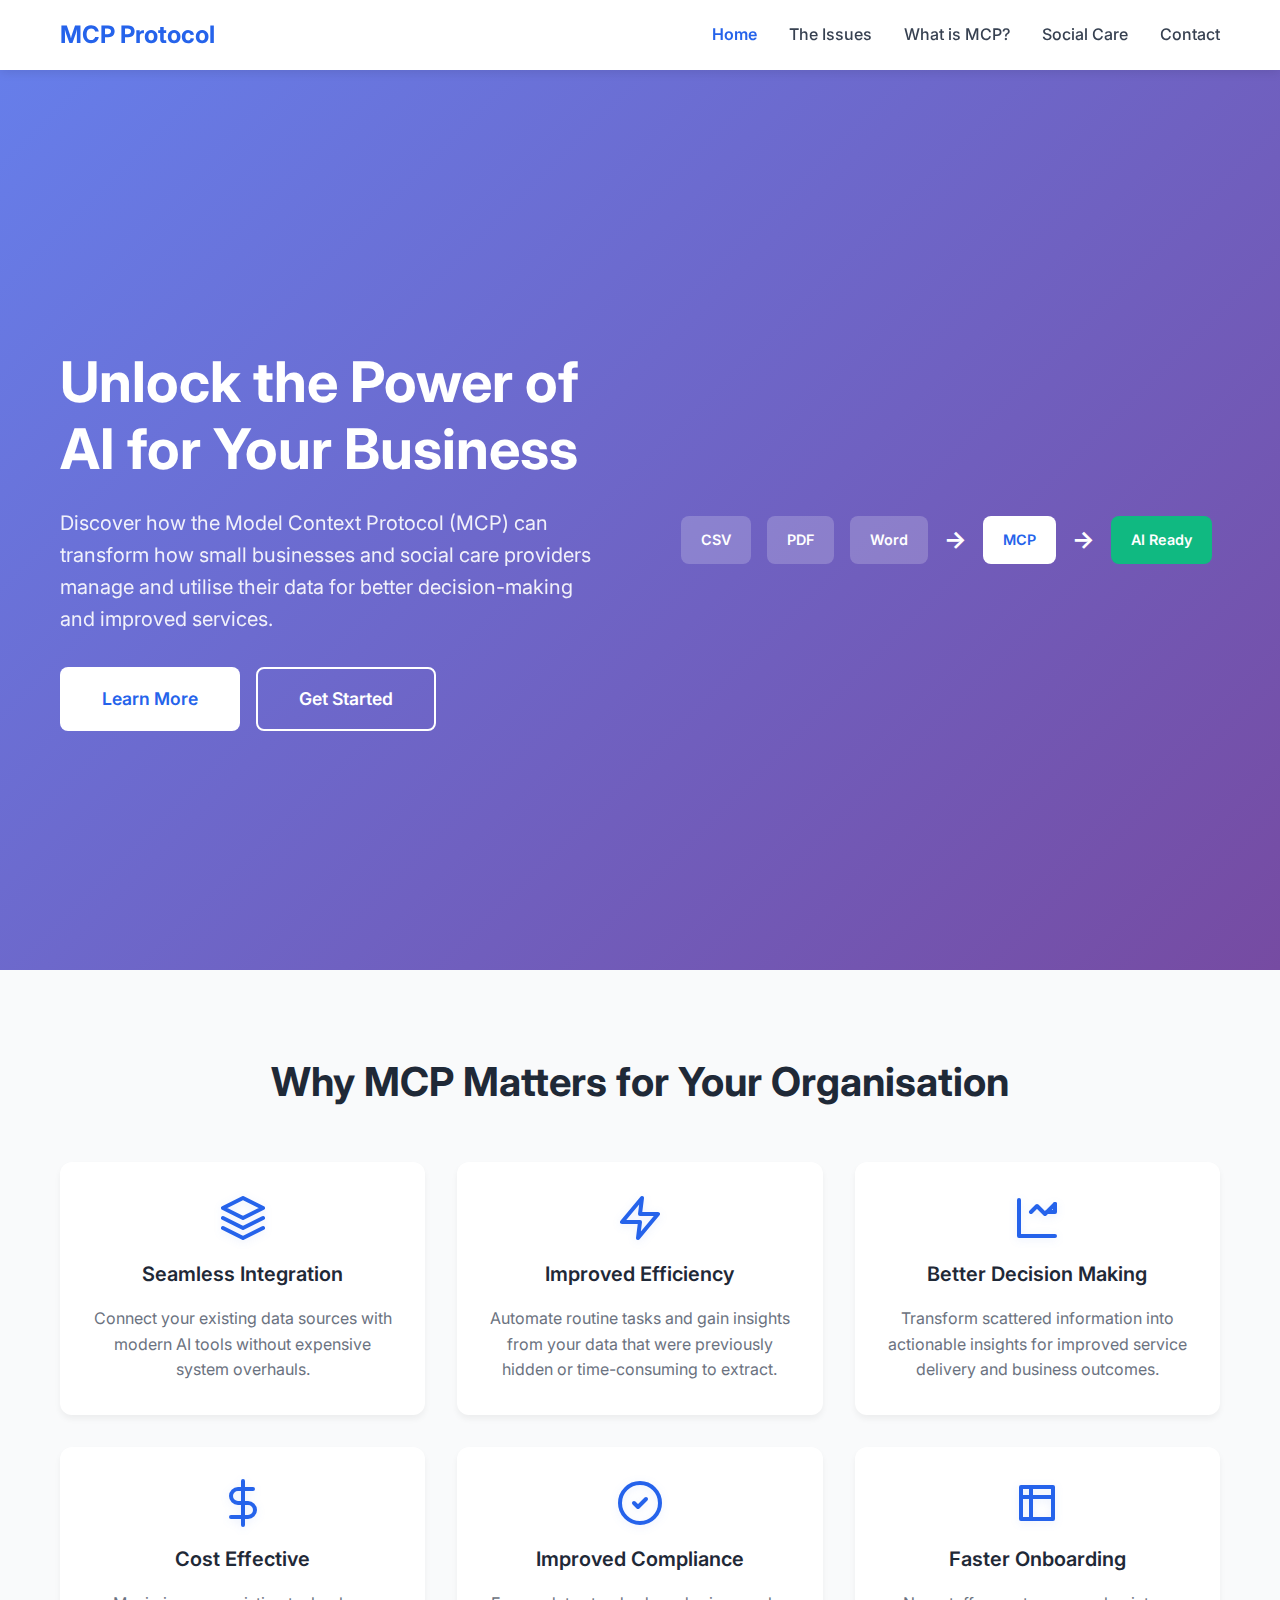
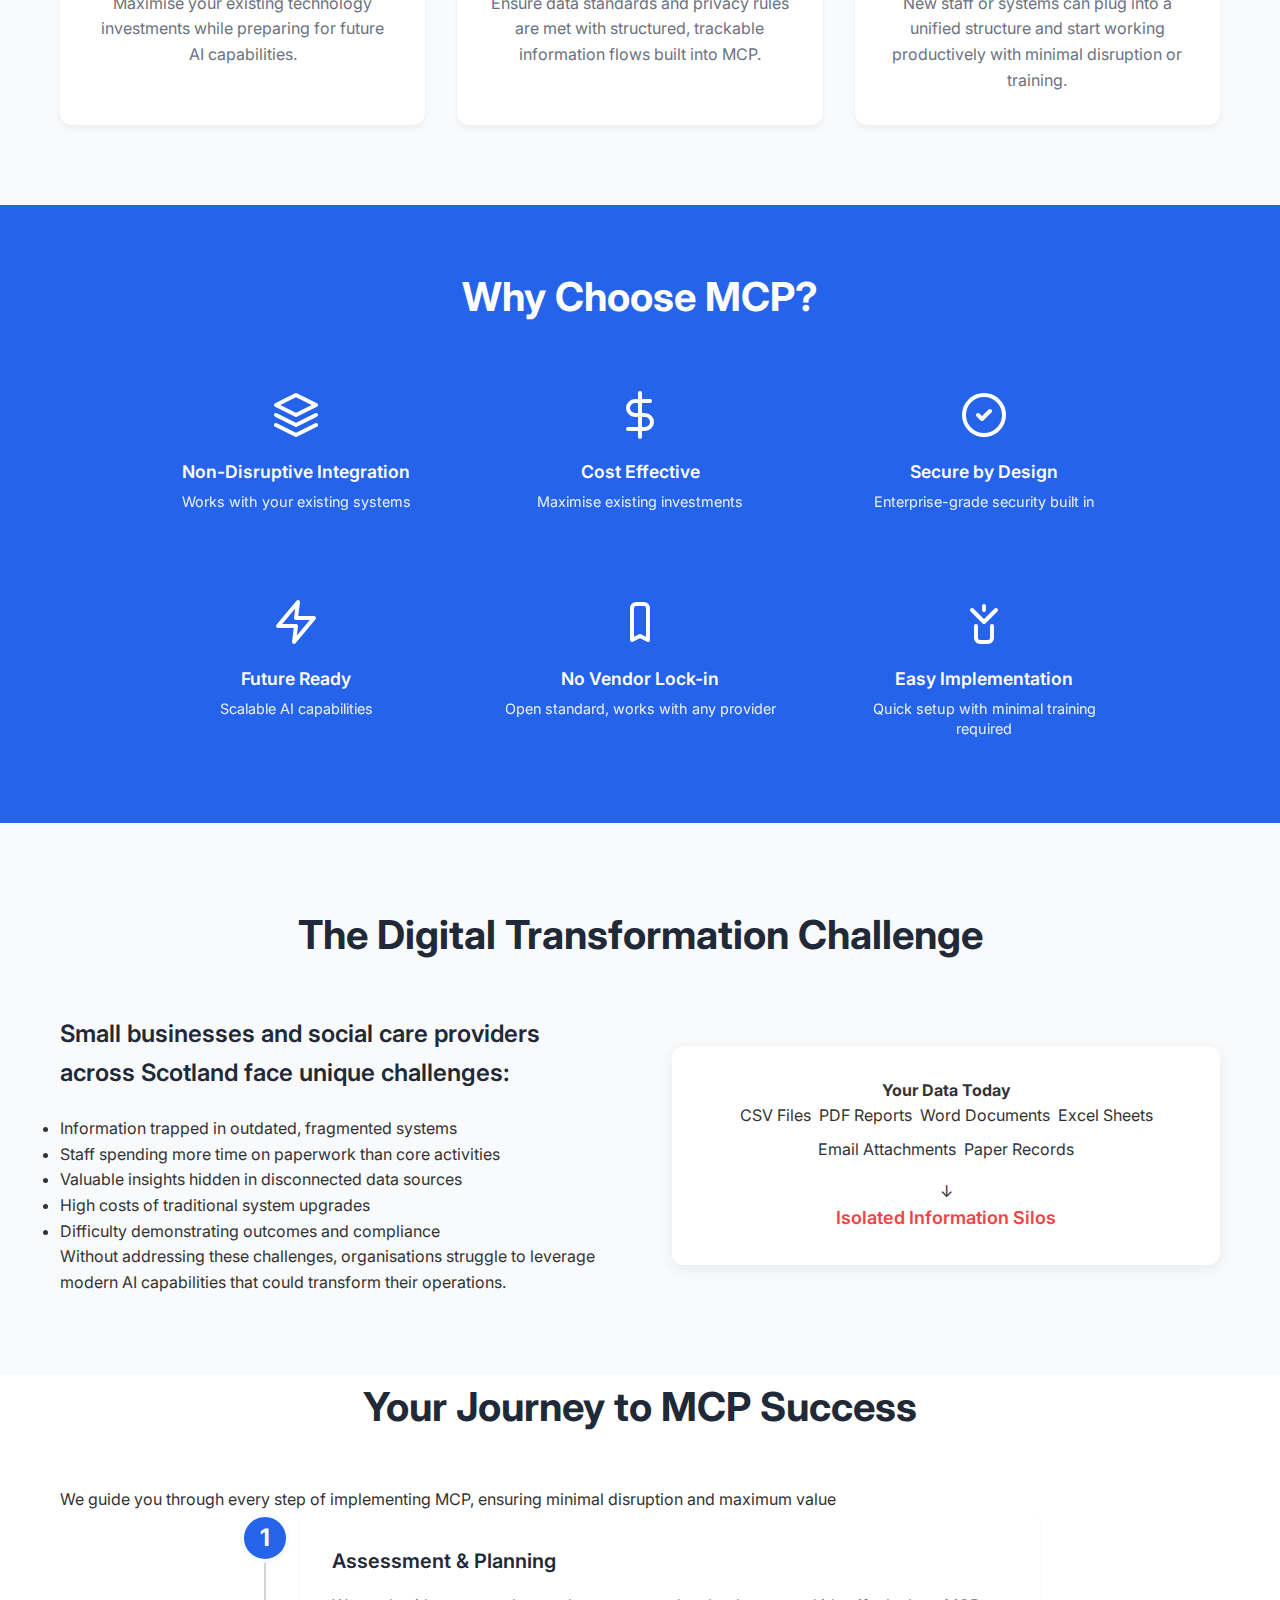
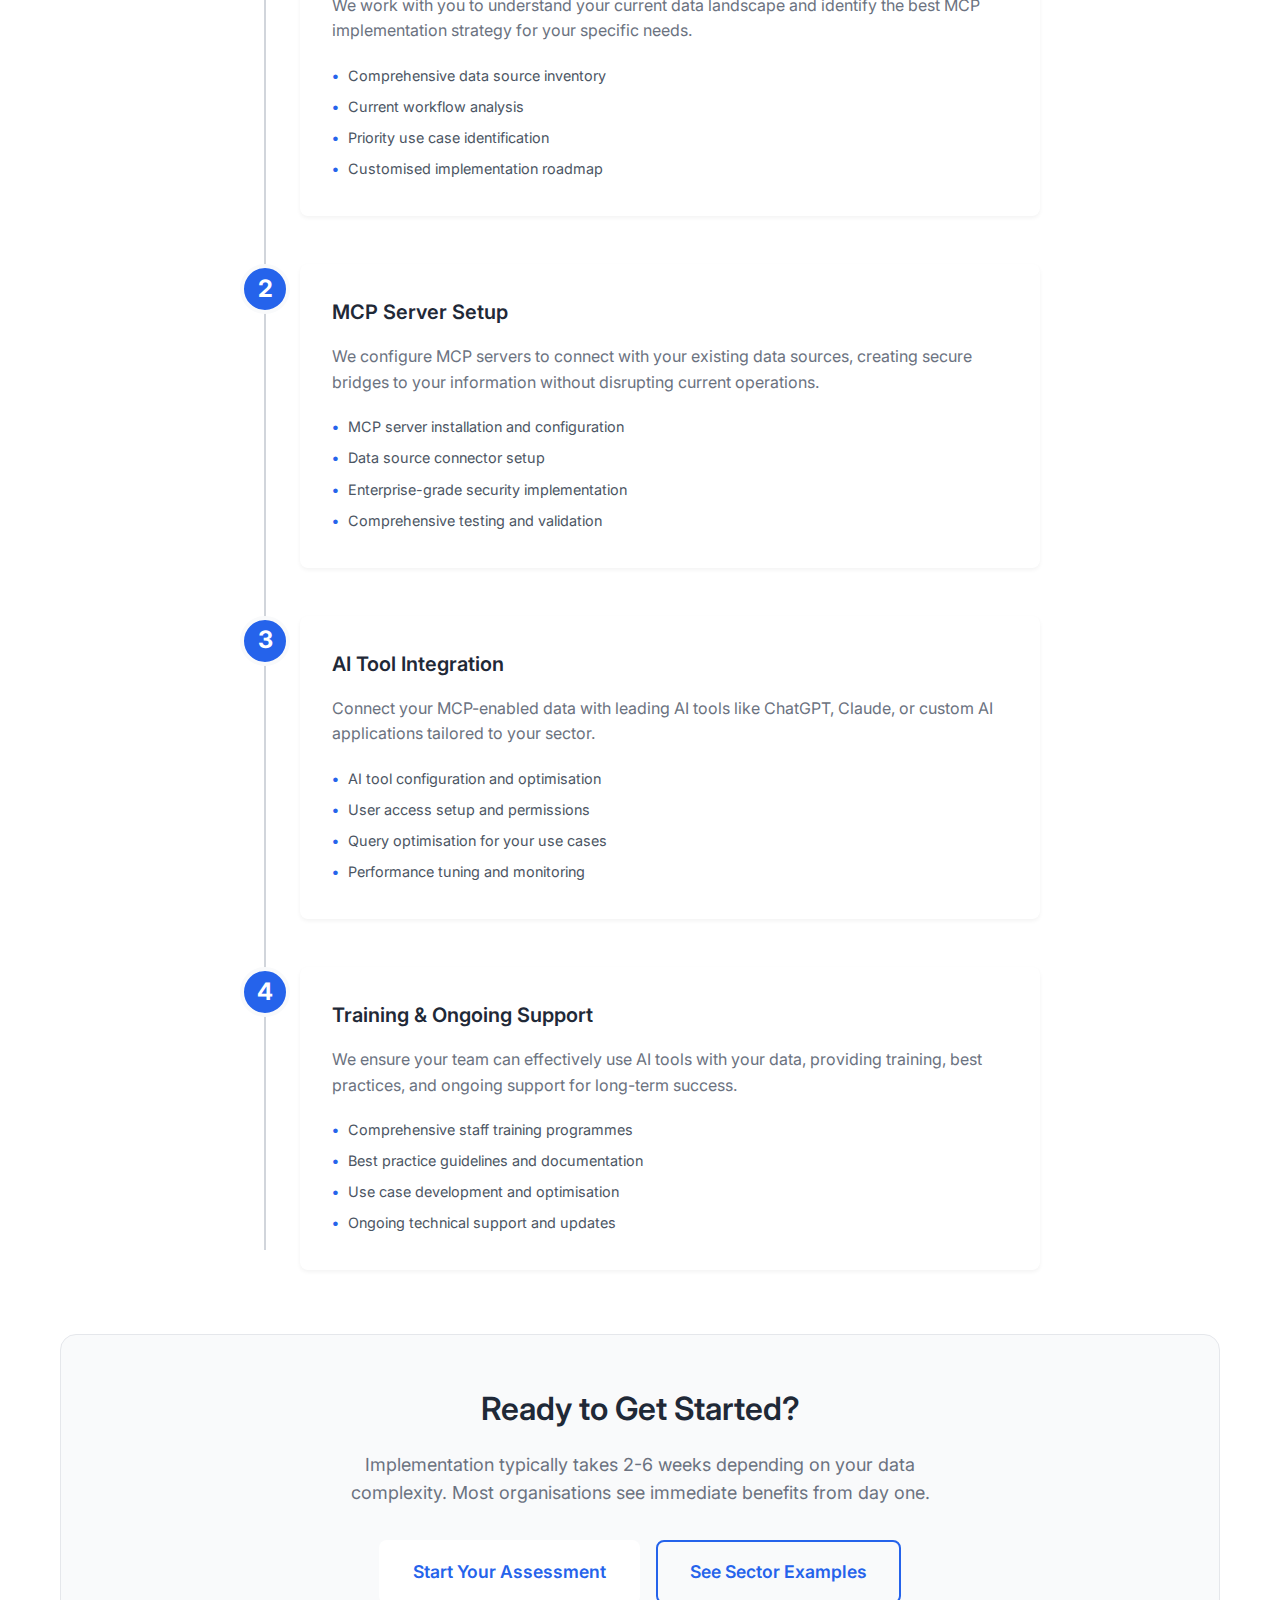
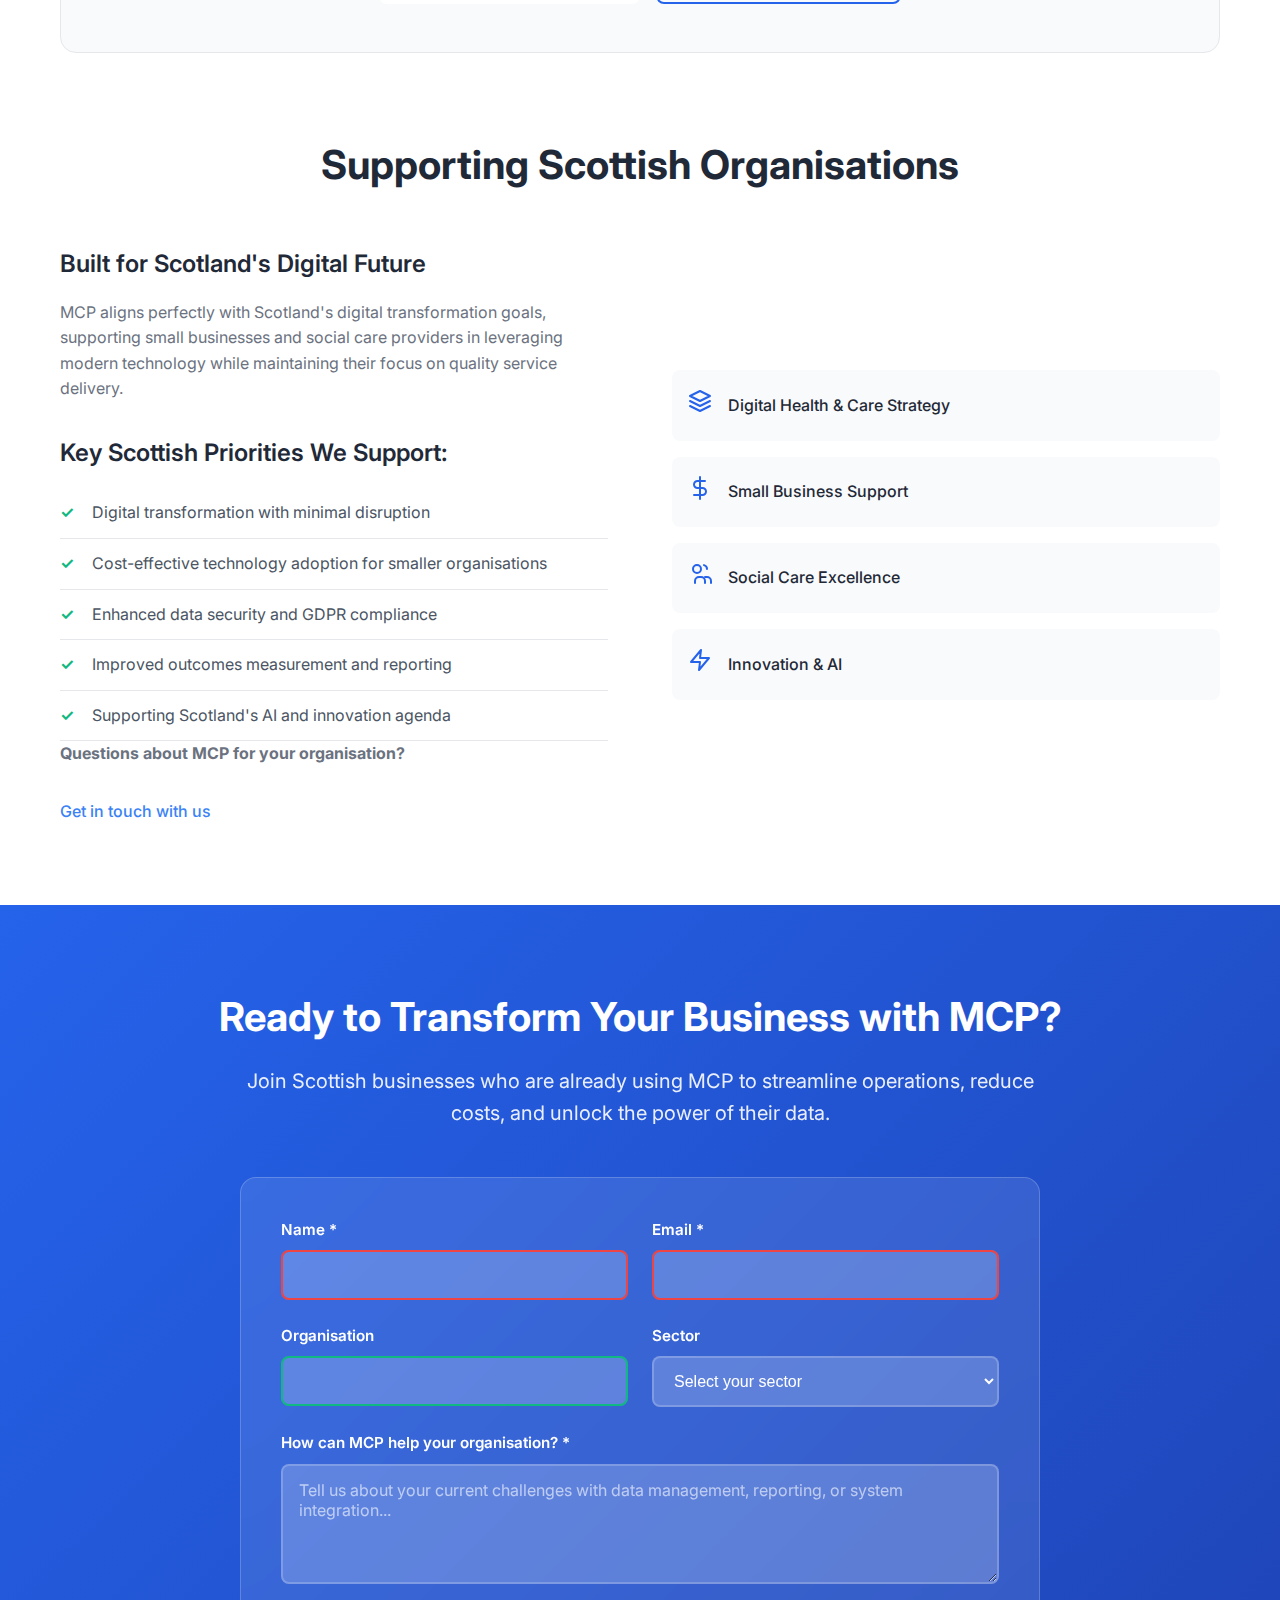
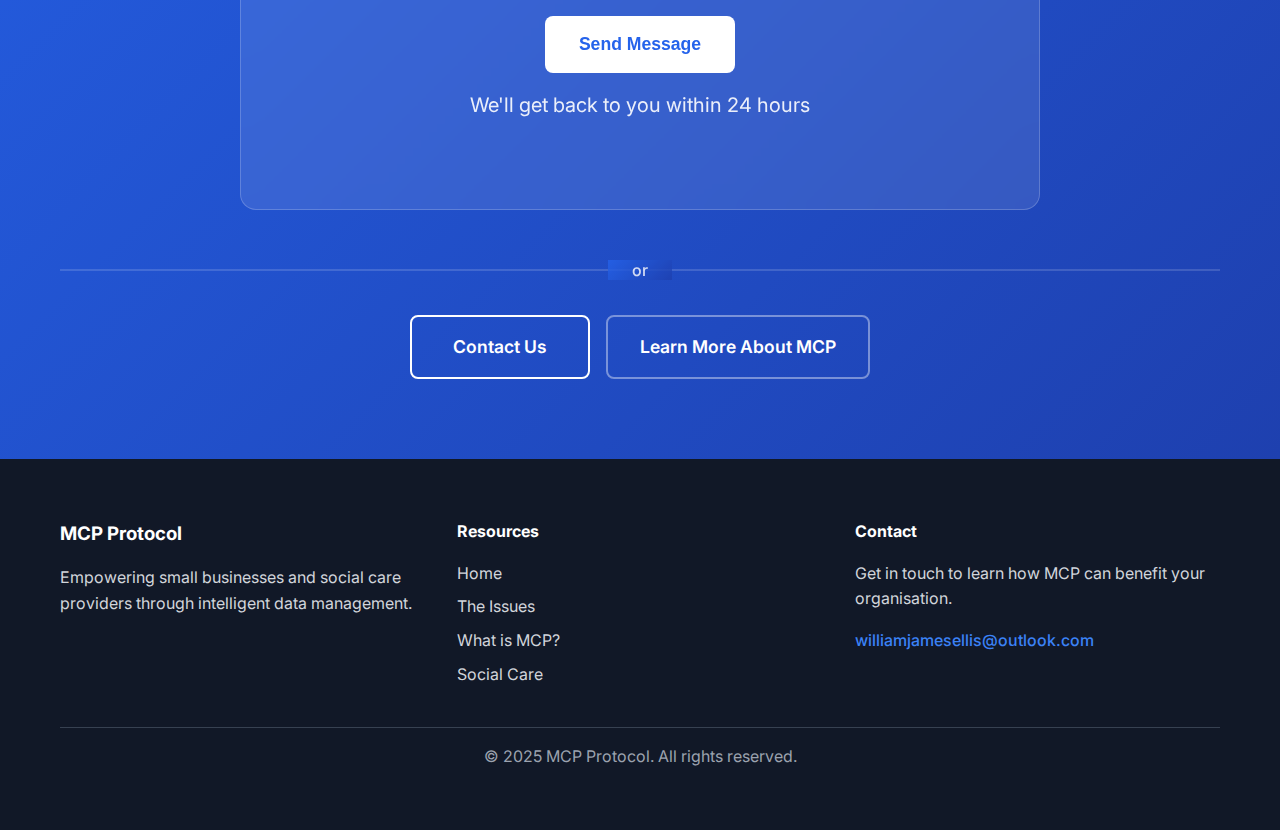
<file: index.html>
<!DOCTYPE html>
<html lang="en">
<head>
    <meta charset="UTF-8" />
    <meta name="viewport" content="width=device-width, initial-scale=1.0"/>
    <title>MCP Protocol - Transforming Small Business & Social Care</title>
    <link rel="stylesheet" href="styles.css" />
    <link href="https://fonts.googleapis.com/css2?family=Inter:wght@300;400;500;600;700&display=swap" rel="stylesheet"/>
</head>
<body>
    <header class="header">
        <nav class="nav">
            <div class="nav-container">
                <div class="logo"><h2>MCP Protocol</h2></div>
                <ul class="nav-menu">
                    <li><a href="index.html" class="active">Home</a></li>
                    <li><a href="issues.html">The Issues</a></li>
                    <li><a href="what-is-mcp.html">What is MCP?</a></li>
                    <li><a href="social-care.html">Social Care</a></li>
                    <li><a href="contact.html">Contact</a></li>
                </ul>
            </div>
        </nav>
    </header>

    <main>
        <!-- Hero Section -->
        <section class="hero">
            <div class="hero-container">
                <div class="hero-content">
                    <h1 class="hero-title">Unlock the Power of AI for Your Business</h1>
                    <p class="hero-subtitle">
                        Discover how the Model Context Protocol (MCP) can transform how small businesses and social care providers manage and utilise their data for better decision-making and improved services.
                    </p>
                    <div class="hero-cta">
                        <a href="#benefits" class="btn btn-primary">Learn More</a>
                        <a href="#contact" class="btn btn-secondary">Get Started</a>
                    </div>
                </div>
                <div class="hero-visual">
                    <div class="data-flow-animation">
                        <div class="data-block">CSV</div>
                        <div class="data-block">PDF</div>
                        <div class="data-block">Word</div>
                        <div class="arrow">→</div>
                        <div class="mcp-block">MCP</div>
                        <div class="arrow">→</div>
                        <div class="ai-block">AI Ready</div>
                    </div>
                </div>
            </div>
        </section>

        <section id="benefits" class="benefits">
            <div class="container">
                <h2 class="section-title">Why MCP Matters for Your Organisation</h2>
                <div class="benefits-grid">
                    <div class="benefit-card">
                        <div class="benefit-icon">
                            <svg width="48" height="48" viewBox="0 0 24 24" fill="none" xmlns="http://www.w3.org/2000/svg">
                                <path d="M12 2L2 7L12 12L22 7L12 2Z" stroke="#2563eb" stroke-width="2" stroke-linecap="round" stroke-linejoin="round"/>
                                <path d="M2 17L12 22L22 17" stroke="#2563eb" stroke-width="2" stroke-linecap="round" stroke-linejoin="round"/>
                                <path d="M2 12L12 17L22 12" stroke="#2563eb" stroke-width="2" stroke-linecap="round" stroke-linejoin="round"/>
                            </svg>
                        </div>
                        <h3>Seamless Integration</h3>
                        <p>Connect your existing data sources with modern AI tools without expensive system overhauls.</p>
                    </div>
                    <div class="benefit-card">
                        <div class="benefit-icon">
                            <svg width="48" height="48" viewBox="0 0 24 24" fill="none" xmlns="http://www.w3.org/2000/svg">
                                <path d="M13 2L3 14H12L11 22L21 10H12L13 2Z" stroke="#2563eb" stroke-width="2" stroke-linecap="round" stroke-linejoin="round"/>
                            </svg>
                        </div>
                        <h3>Improved Efficiency</h3>
                        <p>Automate routine tasks and gain insights from your data that were previously hidden or time-consuming to extract.</p>
                    </div>
                    <div class="benefit-card">
                        <div class="benefit-icon">
                            <svg width="48" height="48" viewBox="0 0 24 24" fill="none" xmlns="http://www.w3.org/2000/svg">
                                <path d="M3 3V21H21" stroke="#2563eb" stroke-width="2" stroke-linecap="round" stroke-linejoin="round"/>
                                <path d="M9 9L12 6L16 10L21 5" stroke="#2563eb" stroke-width="2" stroke-linecap="round" stroke-linejoin="round"/>
                                <path d="M21 5V9H17" stroke="#2563eb" stroke-width="2" stroke-linecap="round" stroke-linejoin="round"/>
                            </svg>
                        </div>
                        <h3>Better Decision Making</h3>
                        <p>Transform scattered information into actionable insights for improved service delivery and business outcomes.</p>
                    </div>
                    <div class="benefit-card">
                        <div class="benefit-icon">
                            <svg width="48" height="48" viewBox="0 0 24 24" fill="none" xmlns="http://www.w3.org/2000/svg">
                                <path d="M12 1V23" stroke="#2563eb" stroke-width="2" stroke-linecap="round" stroke-linejoin="round"/>
                                <path d="M17 5H9.5C8.57174 5 7.6815 5.36875 7.02513 6.02513C6.36875 6.6815 6 7.57174 6 8.5C6 9.42826 6.36875 10.3185 7.02513 10.9749C7.6815 11.6313 8.57174 12 9.5 12H14.5C15.4283 12 16.3185 12.3687 16.9749 13.0251C17.6313 13.6815 18 14.5717 18 15.5C18 16.4283 17.6313 17.3185 16.9749 17.9749C16.3185 18.6313 15.4283 19 14.5 19H6" stroke="#2563eb" stroke-width="2" stroke-linecap="round" stroke-linejoin="round"/>
                            </svg>
                        </div>
                        <h3>Cost Effective</h3>
                        <p>Maximise your existing technology investments while preparing for future AI capabilities.</p>
                    </div>
                    <div class="benefit-card">
                        <div class="benefit-icon">
                            <svg width="48" height="48" viewBox="0 0 24 24" fill="none" xmlns="http://www.w3.org/2000/svg">
                                <path d="M9 12L11 14L15 10" stroke="#2563eb" stroke-width="2" stroke-linecap="round" stroke-linejoin="round"/>
                                <circle cx="12" cy="12" r="10" stroke="#2563eb" stroke-width="2"/>
                            </svg>
                        </div>
                        <h3>Improved Compliance</h3>
                        <p>Ensure data standards and privacy rules are met with structured, trackable information flows built into MCP.</p>
                    </div>
                    <div class="benefit-card">
                        <div class="benefit-icon">
                            <svg width="48" height="48" viewBox="0 0 24 24" fill="none" xmlns="http://www.w3.org/2000/svg">
                                <path d="M4 4H20V20H4V4Z" stroke="#2563eb" stroke-width="2" stroke-linecap="round" stroke-linejoin="round"/>
                                <path d="M4 9H20" stroke="#2563eb" stroke-width="2" stroke-linecap="round" stroke-linejoin="round"/>
                                <path d="M9 4V20" stroke="#2563eb" stroke-width="2" stroke-linecap="round" stroke-linejoin="round"/>
                            </svg>
                        </div>
                        <h3>Faster Onboarding</h3>
                        <p>New staff or systems can plug into a unified structure and start working productively with minimal disruption or training.</p>
                    </div>
                </div>
            </div>
        </section>

        <!-- Key Advantages Section -->
        <section class="quick-stats">
            <div class="container">
                <h2 class="section-title" style="color: white; margin-bottom: 2rem;">Why Choose MCP?</h2>
                <div class="stats-grid">
                    <div class="stat-item">
                        <div class="stat-icon">
                            <svg width="48" height="48" viewBox="0 0 24 24" fill="none" xmlns="http://www.w3.org/2000/svg">
                                <path d="M12 2L2 7L12 12L22 7L12 2Z" stroke="white" stroke-width="2" stroke-linecap="round" stroke-linejoin="round"/>
                                <path d="M2 17L12 22L22 17" stroke="white" stroke-width="2" stroke-linecap="round" stroke-linejoin="round"/>
                                <path d="M2 12L12 17L22 12" stroke="white" stroke-width="2" stroke-linecap="round" stroke-linejoin="round"/>
                            </svg>
                        </div>
                        <div class="stat-label">Non-Disruptive Integration</div>
                        <p>Works with your existing systems</p>
                    </div>
                    <div class="stat-item">
                        <div class="stat-icon">
                            <svg width="48" height="48" viewBox="0 0 24 24" fill="none" xmlns="http://www.w3.org/2000/svg">
                                <path d="M12 1V23" stroke="white" stroke-width="2" stroke-linecap="round" stroke-linejoin="round"/>
                                <path d="M17 5H9.5C8.57174 5 7.6815 5.36875 7.02513 6.02513C6.36875 6.6815 6 7.57174 6 8.5C6 9.42826 6.36875 10.3185 7.02513 10.9749C7.6815 11.6313 8.57174 12 9.5 12H14.5C15.4283 12 16.3185 12.3687 16.9749 13.0251C17.6313 13.6815 18 14.5717 18 15.5C18 16.4283 17.6313 17.3185 16.9749 17.9749C16.3185 18.6313 15.4283 19 14.5 19H6" stroke="white" stroke-width="2" stroke-linecap="round" stroke-linejoin="round"/>
                            </svg>
                        </div>
                        <div class="stat-label">Cost Effective</div>
                        <p>Maximise existing investments</p>
                    </div>
                    <div class="stat-item">
                        <div class="stat-icon">
                            <svg width="48" height="48" viewBox="0 0 24 24" fill="none" xmlns="http://www.w3.org/2000/svg">
                                <path d="M9 12L11 14L15 10" stroke="white" stroke-width="2" stroke-linecap="round" stroke-linejoin="round"/>
                                <circle cx="12" cy="12" r="10" stroke="white" stroke-width="2"/>
                            </svg>
                        </div>
                        <div class="stat-label">Secure by Design</div>
                        <p>Enterprise-grade security built in</p>
                    </div>
                    <div class="stat-item">
                        <div class="stat-icon">
                            <svg width="48" height="48" viewBox="0 0 24 24" fill="none" xmlns="http://www.w3.org/2000/svg">
                                <path d="M13 2L3 14H12L11 22L21 10H12L13 2Z" stroke="white" stroke-width="2" stroke-linecap="round" stroke-linejoin="round"/>
                            </svg>
                        </div>
                        <div class="stat-label">Future Ready</div>
                        <p>Scalable AI capabilities</p>
                    </div>
                    <div class="stat-item">
                        <div class="stat-icon">
                            <svg width="48" height="48" viewBox="0 0 24 24" fill="none" xmlns="http://www.w3.org/2000/svg">
                                <path d="M16 21V5A2 2 0 0 0 14 3H10A2 2 0 0 0 8 5V21L12 19L16 21Z" stroke="white" stroke-width="2" stroke-linecap="round" stroke-linejoin="round"/>
                            </svg>
                        </div>
                        <div class="stat-label">No Vendor Lock-in</div>
                        <p>Open standard, works with any provider</p>
                    </div>
                    <div class="stat-item">
                        <div class="stat-icon">
                            <svg width="48" height="48" viewBox="0 0 24 24" fill="none" xmlns="http://www.w3.org/2000/svg">
                                <path d="M12 6V4M6 6L12 12L18 6" stroke="white" stroke-width="2" stroke-linecap="round" stroke-linejoin="round"/>
                                <path d="M8 14V20A2 2 0 0 0 10 22H14A2 2 0 0 0 16 20V14" stroke="white" stroke-width="2" stroke-linecap="round" stroke-linejoin="round"/>
                            </svg>
                        </div>
                        <div class="stat-label">Easy Implementation</div>
                        <p>Quick setup with minimal training required</p>
                    </div>
                </div>
            </div>
        </section>
        
        <!-- Challenges Section -->
        <section id="challenges" class="challenges">
            <div class="container">
                <h2 class="section-title">The Digital Transformation Challenge</h2>
                <div class="challenges-content">
                    <div class="challenges-text">
                        <h3>Small businesses and social care providers across Scotland face unique challenges:</h3>
                        <ul class="challenges-list">
                            <li>Information trapped in outdated, fragmented systems</li>
                            <li>Staff spending more time on paperwork than core activities</li>
                            <li>Valuable insights hidden in disconnected data sources</li>
                            <li>High costs of traditional system upgrades</li>
                            <li>Difficulty demonstrating outcomes and compliance</li>
                        </ul>
                        <p>Without addressing these challenges, organisations struggle to leverage modern AI capabilities that could transform their operations.</p>
                    </div>
                    <div class="data-fragmentation">
                        <h4>Your Data Today</h4>
                        <div class="fragmented-data">
                            <div class="data-source">CSV Files</div>
                            <div class="data-source">PDF Reports</div>
                            <div class="data-source">Word Documents</div>
                            <div class="data-source">Excel Sheets</div>
                            <div class="data-source">Email Attachments</div>
                            <div class="data-source">Paper Records</div>
                        </div>
                        <div class="arrow-down">↓</div>
                        <div class="problem-result">Isolated Information Silos</div>
                    </div>
                </div>
            </div>
        </section>

        <!-- Implementation Journey Section -->
        <section id="implementation" class="implementation">
            <div class="container">
                <h2 class="section-title">Your Journey to MCP Success</h2>
                <p class="section-subtitle">We guide you through every step of implementing MCP, ensuring minimal disruption and maximum value</p>
                <div class="implementation-steps">
                    <div class="implementation-step">
                        <div class="step-number">1</div>
                        <div class="step-content">
                            <h3>Assessment & Planning</h3>
                            <p>We work with you to understand your current data landscape and identify the best MCP implementation strategy for your specific needs.</p>
                            <ul class="step-details">
                                <li>Comprehensive data source inventory</li>
                                <li>Current workflow analysis</li>
                                <li>Priority use case identification</li>
                                <li>Customised implementation roadmap</li>
                            </ul>
                        </div>
                    </div>

                    <div class="implementation-step">
                        <div class="step-number">2</div>
                        <div class="step-content">
                            <h3>MCP Server Setup</h3>
                            <p>We configure MCP servers to connect with your existing data sources, creating secure bridges to your information without disrupting current operations.</p>
                            <ul class="step-details">
                                <li>MCP server installation and configuration</li>
                                <li>Data source connector setup</li>
                                <li>Enterprise-grade security implementation</li>
                                <li>Comprehensive testing and validation</li>
                            </ul>
                        </div>
                    </div>

                    <div class="implementation-step">
                        <div class="step-number">3</div>
                        <div class="step-content">
                            <h3>AI Tool Integration</h3>
                            <p>Connect your MCP-enabled data with leading AI tools like ChatGPT, Claude, or custom AI applications tailored to your sector.</p>
                            <ul class="step-details">
                                <li>AI tool configuration and optimisation</li>
                                <li>User access setup and permissions</li>
                                <li>Query optimisation for your use cases</li>
                                <li>Performance tuning and monitoring</li>
                            </ul>
                        </div>
                    </div>

                    <div class="implementation-step">
                        <div class="step-number">4</div>
                        <div class="step-content">
                            <h3>Training & Ongoing Support</h3>
                            <p>We ensure your team can effectively use AI tools with your data, providing training, best practices, and ongoing support for long-term success.</p>
                            <ul class="step-details">
                                <li>Comprehensive staff training programmes</li>
                                <li>Best practice guidelines and documentation</li>
                                <li>Use case development and optimisation</li>
                                <li>Ongoing technical support and updates</li>
                            </ul>
                        </div>
                    </div>
                </div>
                
                <div class="implementation-cta">
                    <h3>Ready to Get Started?</h3>
                    <p>Implementation typically takes 2-6 weeks depending on your data complexity. Most organisations see immediate benefits from day one.</p>
                    <div class="cta-buttons">
                        <a href="contact.html" class="btn btn-primary">Start Your Assessment</a>
                        <a href="social-care.html" class="btn btn-secondary">See Sector Examples</a>
                    </div>
                </div>
            </div>
        </section>

        <!-- Scottish Context Section -->
        <section class="scottish-context">
            <div class="container">
                <h2 class="section-title">Supporting Scottish Organisations</h2>
                <div class="context-content">
                    <div class="context-text">
                        <h3>Built for Scotland's Digital Future</h3>
                        <p>MCP aligns perfectly with Scotland's digital transformation goals, supporting small businesses and social care providers in leveraging modern technology while maintaining their focus on quality service delivery.</p>
                        
                        <h3>Key Scottish Priorities We Support:</h3>
                        <ul class="context-list">
                            <li>Digital transformation with minimal disruption</li>
                            <li>Cost-effective technology adoption for smaller organisations</li>
                            <li>Enhanced data security and GDPR compliance</li>
                            <li>Improved outcomes measurement and reporting</li>
                            <li>Supporting Scotland's AI and innovation agenda</li>
                        </ul>
                        
                        <div class="contact-prompt">
                            <p><strong>Questions about MCP for your organisation?</strong></p>
                            <a href="contact.html" class="contact-link">Get in touch with us</a>
                        </div>
                    </div>
                    <div class="context-visual">
                        <div class="scottish-priorities">
                            <div class="priority-item">
                                <span class="priority-icon">
                                    <svg width="24" height="24" viewBox="0 0 24 24" fill="none" xmlns="http://www.w3.org/2000/svg">
                                        <path d="M12 2L2 7L12 12L22 7L12 2Z" stroke="#2563eb" stroke-width="2" stroke-linecap="round" stroke-linejoin="round"/>
                                        <path d="M2 17L12 22L22 17" stroke="#2563eb" stroke-width="2" stroke-linecap="round" stroke-linejoin="round"/>
                                        <path d="M2 12L12 17L22 12" stroke="#2563eb" stroke-width="2" stroke-linecap="round" stroke-linejoin="round"/>
                                    </svg>
                                </span>
                                <span class="priority-text">Digital Health & Care Strategy</span>
                            </div>
                            <div class="priority-item">
                                <span class="priority-icon">
                                    <svg width="24" height="24" viewBox="0 0 24 24" fill="none" xmlns="http://www.w3.org/2000/svg">
                                        <path d="M12 1V23" stroke="#2563eb" stroke-width="2" stroke-linecap="round" stroke-linejoin="round"/>
                                        <path d="M17 5H9.5C8.57174 5 7.6815 5.36875 7.02513 6.02513C6.36875 6.6815 6 7.57174 6 8.5C6 9.42826 6.36875 10.3185 7.02513 10.9749C7.6815 11.6313 8.57174 12 9.5 12H14.5C15.4283 12 16.3185 12.3687 16.9749 13.0251C17.6313 13.6815 18 14.5717 18 15.5C18 16.4283 17.6313 17.3185 16.9749 17.9749C16.3185 18.6313 15.4283 19 14.5 19H6" stroke="#2563eb" stroke-width="2" stroke-linecap="round" stroke-linejoin="round"/>
                                    </svg>
                                </span>
                                <span class="priority-text">Small Business Support</span>
                            </div>
                            <div class="priority-item">
                                <span class="priority-icon">
                                    <svg width="24" height="24" viewBox="0 0 24 24" fill="none" xmlns="http://www.w3.org/2000/svg">
                                        <path d="M17 21V19A4 4 0 0 0 13 15H11A4 4 0 0 0 7 19V21" stroke="#2563eb" stroke-width="2" stroke-linecap="round" stroke-linejoin="round"/>
                                        <path d="M9 11A4 4 0 1 0 9 3A4 4 0 0 0 9 11Z" stroke="#2563eb" stroke-width="2" stroke-linecap="round" stroke-linejoin="round"/>
                                        <path d="M23 21V19A4 4 0 0 0 19 15H17" stroke="#2563eb" stroke-width="2" stroke-linecap="round" stroke-linejoin="round"/>
                                        <path d="M16 3.13A4 4 0 0 1 19 7" stroke="#2563eb" stroke-width="2" stroke-linecap="round" stroke-linejoin="round"/>
                                    </svg>
                                </span>
                                <span class="priority-text">Social Care Excellence</span>
                            </div>
                            <div class="priority-item">
                                <span class="priority-icon">
                                    <svg width="24" height="24" viewBox="0 0 24 24" fill="none" xmlns="http://www.w3.org/2000/svg">
                                        <path d="M13 2L3 14H12L11 22L21 10H12L13 2Z" stroke="#2563eb" stroke-width="2" stroke-linecap="round" stroke-linejoin="round"/>
                                    </svg>
                                </span>
                                <span class="priority-text">Innovation & AI</span>
                            </div>
                        </div>
                    </div>
                </div>
            </div>
        </section>

        <!-- Call to Action -->
        <section class="cta">
            <div class="container">
                <h2>Ready to Transform Your Business with MCP?</h2>
                <p>Join Scottish businesses who are already using MCP to streamline operations, reduce costs, and unlock the power of their data.</p>
                
                <!-- Contact Form -->
                <div class="contact-form-container">
                    <form class="contact-form" action="https://formspree.io/f/mblyaadb" method="POST">
                        <div class="form-row">
                            <div class="form-group">
                                <label for="name">Name *</label>
                                <input type="text" id="name" name="name" required>
                            </div>
                            <div class="form-group">
                                <label for="email">Email *</label>
                                <input type="email" id="email" name="email" required>
                            </div>
                        </div>
                        <div class="form-row">
                            <div class="form-group">
                                <label for="organisation">Organisation</label>
                                <input type="text" id="organisation" name="organisation">
                            </div>
                            <div class="form-group">
                                <label for="sector">Sector</label>
                                <select id="sector" name="sector">
                                    <option value="">Select your sector</option>
                                    <option value="social-care">Social Care</option>
                                    <option value="small-business">Small Business</option>
                                    <option value="healthcare">Healthcare</option>
                                    <option value="education">Education</option>
                                    <option value="other">Other</option>
                                </select>
                            </div>
                        </div>
                        <div class="form-group">
                            <label for="message">How can MCP help your organisation? *</label>
                            <textarea id="message" name="message" rows="4" required placeholder="Tell us about your current challenges with data management, reporting, or system integration..."></textarea>
                        </div>
                        <div class="form-actions">
                            <button type="submit" class="btn btn-primary">Send Message</button>
                            <p class="form-note">We'll get back to you within 24 hours</p>
                        </div>
                    </form>
                </div>
                
                <div class="cta-divider">
                    <span>or</span>
                </div>
                
                <div class="cta-buttons">
                    <a href="contact.html" class="btn btn-secondary">Contact Us</a>
                    <a href="what-is-mcp.html" class="btn btn-outline">Learn More About MCP</a>
                </div>
            </div>
        </section>
    </main>

    <footer class="footer">
        <div class="container">
            <div class="footer-content">
                <div class="footer-section">
                    <h3>MCP Protocol</h3>
                    <p>Empowering small businesses and social care providers through intelligent data management.</p>
                </div>
                <div class="footer-section">
                    <h4>Resources</h4>
                    <ul>
                        <li><a href="index.html">Home</a></li>
                        <li><a href="issues.html">The Issues</a></li>
                        <li><a href="what-is-mcp.html">What is MCP?</a></li>
                        <li><a href="social-care.html">Social Care</a></li>
                    </ul>
                </div>
                <div class="footer-section">
                    <h4>Contact</h4>
                    <p>Get in touch to learn how MCP can benefit your organisation.</p>
                    <a href="mailto:williamjamesellis@outlook.com" class="contact-link">williamjamesellis@outlook.com</a>
                </div>
            </div>
            <div class="footer-bottom">
                <p>&copy; 2025 MCP Protocol. All rights reserved.</p>
            </div>
        </div>
    </footer>


</body>
</html>
</file>
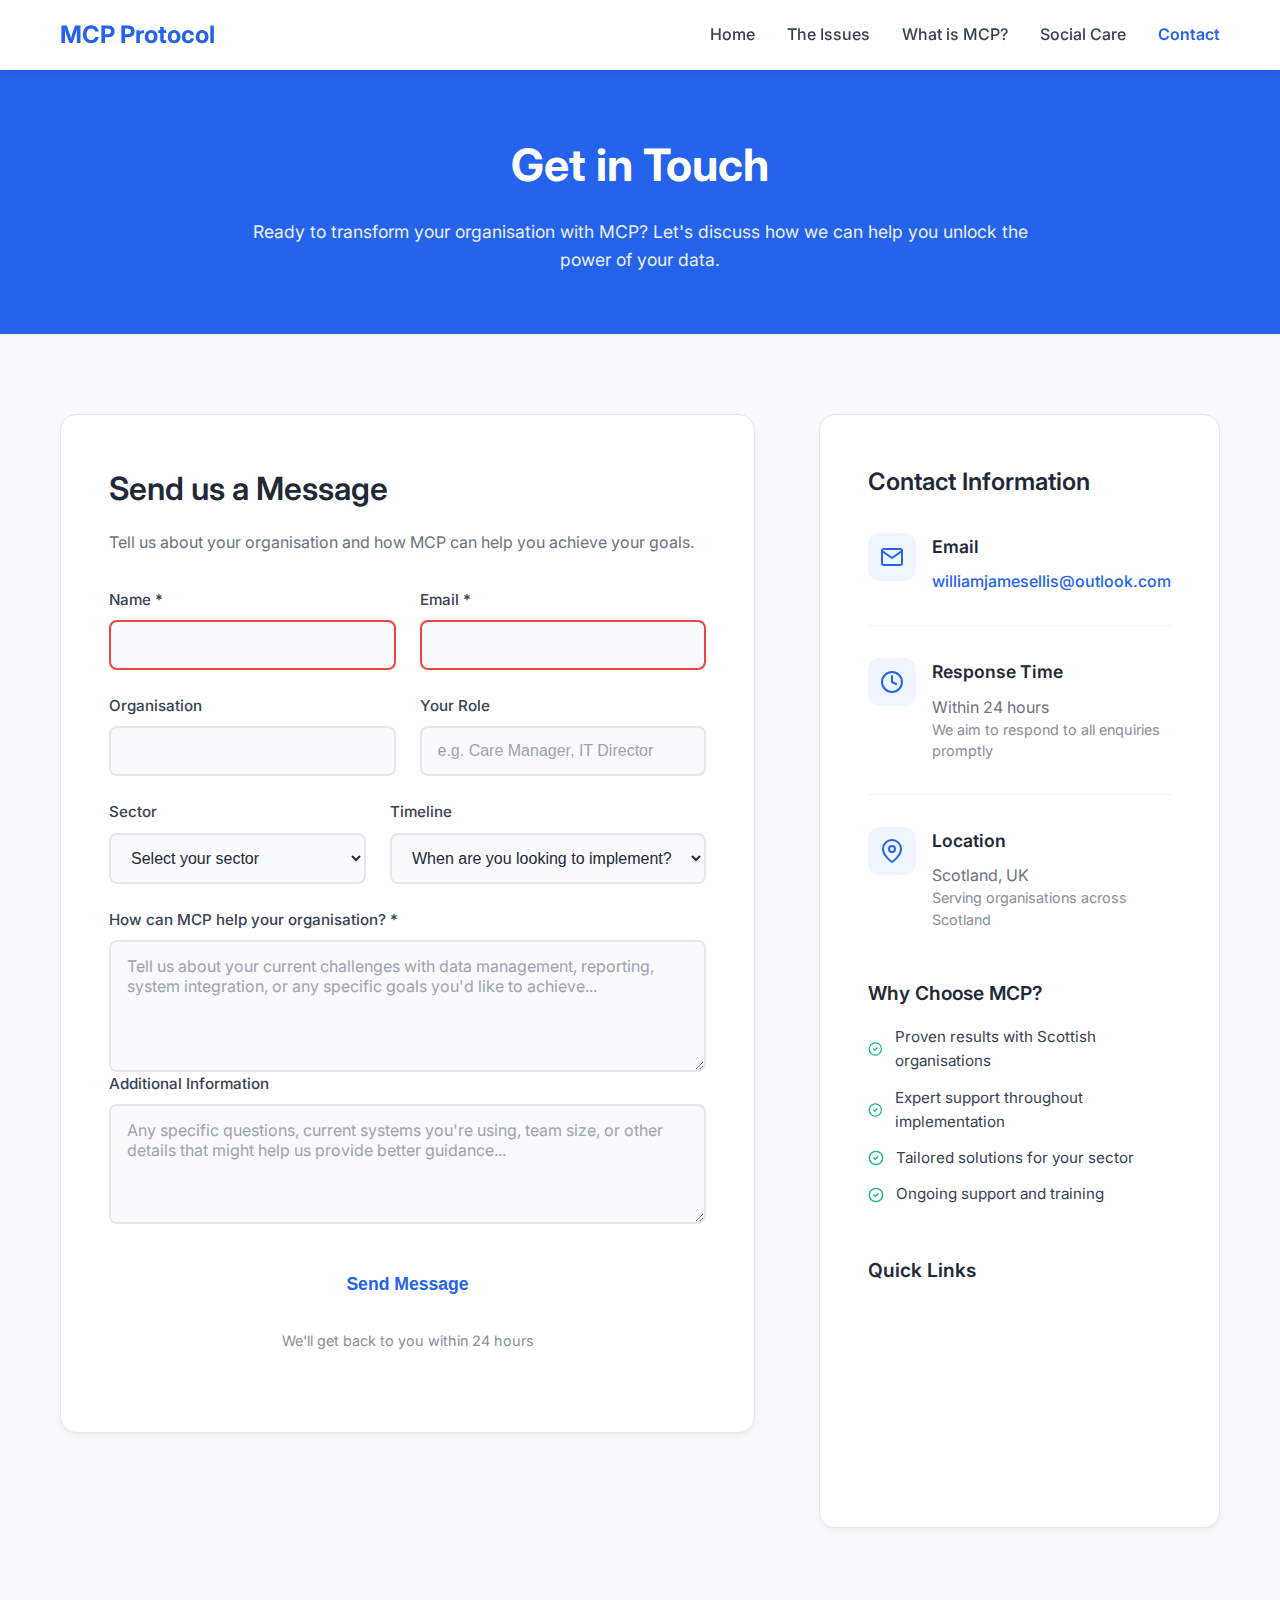
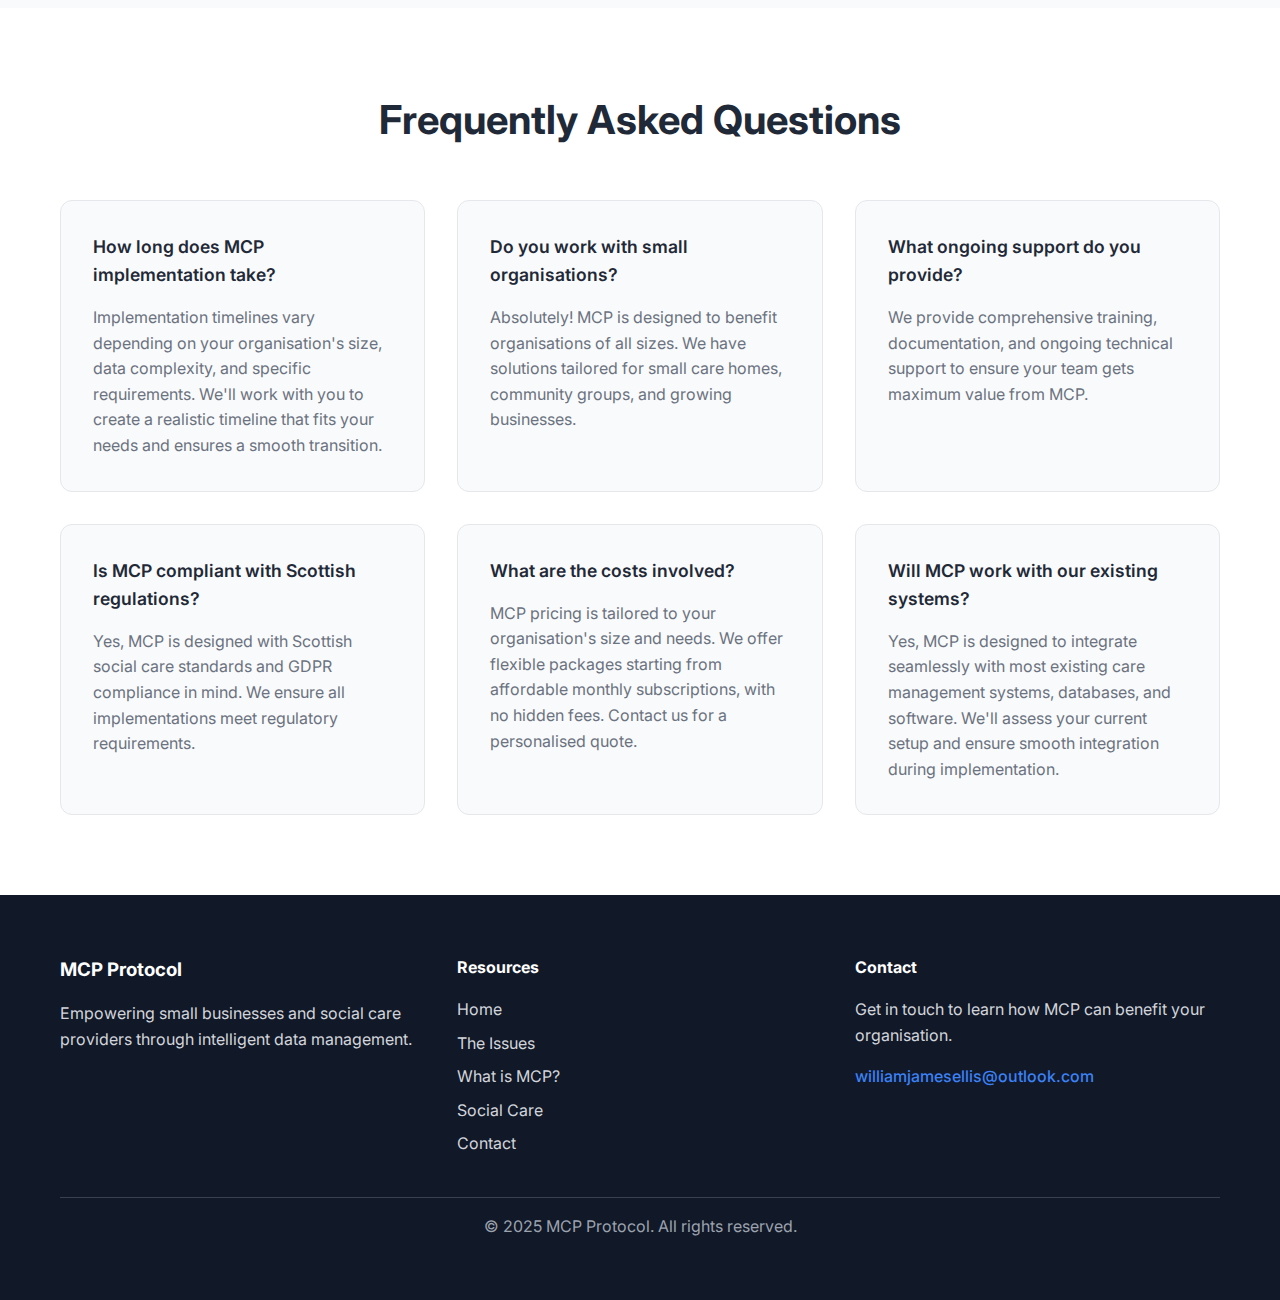
<file: contact.html>
<!DOCTYPE html>
<html lang="en">
<head>
  <meta charset="UTF-8" />
  <meta name="viewport" content="width=device-width, initial-scale=1.0" />
  <title>Contact Us - MCP Protocol Scotland</title>
  <link rel="stylesheet" href="styles.css" />
  <link href="https://fonts.googleapis.com/css2?family=Inter:wght@300;400;500;600;700&display=swap" rel="stylesheet" />
</head>
<body>
  <header class="header">
    <nav class="nav">
      <div class="nav-container">
        <div class="logo"><h2>MCP Protocol</h2></div>
        <ul class="nav-menu">
          <li><a href="index.html">Home</a></li>
          <li><a href="issues.html">The Issues</a></li>
          <li><a href="what-is-mcp.html">What is MCP?</a></li>
          <li><a href="social-care.html">Social Care</a></li>
          <li><a href="contact.html" class="active">Contact</a></li>
        </ul>
      </div>
    </nav>
  </header>

  <main>
    <!-- Hero Section -->
    <section class="page-hero">
      <div class="container">
        <h1 class="page-title">Get in Touch</h1>
        <p class="page-subtitle">Ready to transform your organisation with MCP? Let's discuss how we can help you unlock the power of your data.</p>
      </div>
    </section>

    <!-- Contact Content -->
    <section class="contact-content">
      <div class="container">
        <div class="contact-grid">
          <!-- Contact Form -->
          <div class="contact-form-section">
            <h2>Send us a Message</h2>
            <p>Tell us about your organisation and how MCP can help you achieve your goals.</p>
            
            <form class="contact-form" action="https://formspree.io/f/mblyaadb" method="POST">
              <div class="form-row">
                <div class="form-group">
                  <label for="name">Name *</label>
                  <input type="text" id="name" name="name" required>
                </div>
                <div class="form-group">
                  <label for="email">Email *</label>
                  <input type="email" id="email" name="email" required>
                </div>
              </div>
              
              <div class="form-row">
                <div class="form-group">
                  <label for="organisation">Organisation</label>
                  <input type="text" id="organisation" name="organisation">
                </div>
                <div class="form-group">
                  <label for="role">Your Role</label>
                  <input type="text" id="role" name="role" placeholder="e.g. Care Manager, IT Director">
                </div>
              </div>
              
              <div class="form-row">
                <div class="form-group">
                  <label for="sector">Sector</label>
                  <select id="sector" name="sector">
                    <option value="">Select your sector</option>
                    <option value="social-care">Social Care</option>
                    <option value="small-business">Small Business</option>
                    <option value="healthcare">Healthcare</option>
                    <option value="education">Education</option>
                    <option value="charity">Charity/Non-profit</option>
                    <option value="other">Other</option>
                  </select>
                </div>
                <div class="form-group">
                  <label for="urgency">Timeline</label>
                  <select id="urgency" name="urgency">
                    <option value="">When are you looking to implement?</option>
                    <option value="immediate">Immediately (within 1 month)</option>
                    <option value="short-term">Short-term (1-3 months)</option>
                    <option value="medium-term">Medium-term (3-6 months)</option>
                    <option value="long-term">Long-term (6+ months)</option>
                    <option value="exploring">Just exploring options</option>
                  </select>
                </div>
              </div>
              
              <div class="form-group">
                <label for="message">How can MCP help your organisation? *</label>
                <textarea id="message" name="message" rows="5" required placeholder="Tell us about your current challenges with data management, reporting, system integration, or any specific goals you'd like to achieve..."></textarea>
              </div>
              
              <div class="form-group">
                <label for="additional-info">Additional Information</label>
                <textarea id="additional-info" name="additional-info" rows="3" placeholder="Any specific questions, current systems you're using, team size, or other details that might help us provide better guidance..."></textarea>
              </div>
              
              <div class="form-actions">
                <button type="submit" class="btn btn-primary">Send Message</button>
                <p class="form-note">We'll get back to you within 24 hours</p>
              </div>
            </form>
          </div>

          <!-- Contact Information -->
          <div class="contact-info-section">
            <h2>Contact Information</h2>
            
            <div class="contact-methods">
              <div class="contact-method">
                <div class="contact-icon">
                  <svg width="24" height="24" viewBox="0 0 24 24" fill="none" xmlns="http://www.w3.org/2000/svg">
                    <path d="M4 4H20C21.1 4 22 4.9 22 6V18C22 19.1 21.1 20 20 20H4C2.9 20 2 19.1 2 18V6C2 4.9 2.9 4 4 4Z" stroke="#2563eb" stroke-width="2" stroke-linecap="round" stroke-linejoin="round"/>
                    <polyline points="22,6 12,13 2,6" stroke="#2563eb" stroke-width="2" stroke-linecap="round" stroke-linejoin="round"/>
                  </svg>
                </div>
                <div class="contact-details">
                  <h3>Email</h3>
                  <p><a href="mailto:williamjamesellis@outlook.com">williamjamesellis@outlook.com</a></p>
                </div>
              </div>

              <div class="contact-method">
                <div class="contact-icon">
                  <svg width="24" height="24" viewBox="0 0 24 24" fill="none" xmlns="http://www.w3.org/2000/svg">
                    <circle cx="12" cy="12" r="10" stroke="#2563eb" stroke-width="2"/>
                    <path d="M12 6V12L16 14" stroke="#2563eb" stroke-width="2" stroke-linecap="round" stroke-linejoin="round"/>
                  </svg>
                </div>
                <div class="contact-details">
                  <h3>Response Time</h3>
                  <p>Within 24 hours</p>
                  <p class="contact-note">We aim to respond to all enquiries promptly</p>
                </div>
              </div>

              <div class="contact-method">
                <div class="contact-icon">
                  <svg width="24" height="24" viewBox="0 0 24 24" fill="none" xmlns="http://www.w3.org/2000/svg">
                    <path d="M21 10C21 17 12 23 12 23S3 17 3 10C3 5.03 7.03 1 12 1S21 5.03 21 10Z" stroke="#2563eb" stroke-width="2" stroke-linecap="round" stroke-linejoin="round"/>
                    <circle cx="12" cy="10" r="3" stroke="#2563eb" stroke-width="2"/>
                  </svg>
                </div>
                <div class="contact-details">
                  <h3>Location</h3>
                  <p>Scotland, UK</p>
                  <p class="contact-note">Serving organisations across Scotland</p>
                </div>
              </div>
            </div>

            <div class="contact-cta">
              <h3>Why Choose MCP?</h3>
              <ul class="benefits-list">
                <li>
                  <svg width="16" height="16" viewBox="0 0 24 24" fill="none" xmlns="http://www.w3.org/2000/svg">
                    <path d="M9 12L11 14L15 10" stroke="#10b981" stroke-width="2" stroke-linecap="round" stroke-linejoin="round"/>
                    <circle cx="12" cy="12" r="10" stroke="#10b981" stroke-width="2"/>
                  </svg>
                  <span>Proven results with Scottish organisations</span>
                </li>
                <li>
                  <svg width="16" height="16" viewBox="0 0 24 24" fill="none" xmlns="http://www.w3.org/2000/svg">
                    <path d="M9 12L11 14L15 10" stroke="#10b981" stroke-width="2" stroke-linecap="round" stroke-linejoin="round"/>
                    <circle cx="12" cy="12" r="10" stroke="#10b981" stroke-width="2"/>
                  </svg>
                  <span>Expert support throughout implementation</span>
                </li>
                <li>
                  <svg width="16" height="16" viewBox="0 0 24 24" fill="none" xmlns="http://www.w3.org/2000/svg">
                    <path d="M9 12L11 14L15 10" stroke="#10b981" stroke-width="2" stroke-linecap="round" stroke-linejoin="round"/>
                    <circle cx="12" cy="12" r="10" stroke="#10b981" stroke-width="2"/>
                  </svg>
                  <span>Tailored solutions for your sector</span>
                </li>
                <li>
                  <svg width="16" height="16" viewBox="0 0 24 24" fill="none" xmlns="http://www.w3.org/2000/svg">
                    <path d="M9 12L11 14L15 10" stroke="#10b981" stroke-width="2" stroke-linecap="round" stroke-linejoin="round"/>
                    <circle cx="12" cy="12" r="10" stroke="#10b981" stroke-width="2"/>
                  </svg>
                  <span>Ongoing support and training</span>
                </li>
              </ul>
            </div>

            <div class="quick-links">
              <h3>Quick Links</h3>
              <div class="quick-link-buttons">
                <a href="what-is-mcp.html" class="btn btn-outline btn-small">Learn About MCP</a>
                <a href="social-care.html" class="btn btn-outline btn-small">Social Care Solutions</a>
                <a href="issues.html" class="btn btn-outline btn-small">Common Challenges</a>
              </div>
            </div>
          </div>
        </div>
      </div>
    </section>

    <!-- FAQ Section -->
    <section class="contact-faq">
      <div class="container">
        <h2 class="section-title">Frequently Asked Questions</h2>
        <div class="faq-grid">
          <div class="faq-item">
            <h3>How long does MCP implementation take?</h3>
            <p>Implementation timelines vary depending on your organisation's size, data complexity, and specific requirements. We'll work with you to create a realistic timeline that fits your needs and ensures a smooth transition.</p>
          </div>
          <div class="faq-item">
            <h3>Do you work with small organisations?</h3>
            <p>Absolutely! MCP is designed to benefit organisations of all sizes. We have solutions tailored for small care homes, community groups, and growing businesses.</p>
          </div>
          <div class="faq-item">
            <h3>What ongoing support do you provide?</h3>
            <p>We provide comprehensive training, documentation, and ongoing technical support to ensure your team gets maximum value from MCP.</p>
          </div>
          <div class="faq-item">
            <h3>Is MCP compliant with Scottish regulations?</h3>
            <p>Yes, MCP is designed with Scottish social care standards and GDPR compliance in mind. We ensure all implementations meet regulatory requirements.</p>
          </div>
          <div class="faq-item">
            <h3>What are the costs involved?</h3>
            <p>MCP pricing is tailored to your organisation's size and needs. We offer flexible packages starting from affordable monthly subscriptions, with no hidden fees. Contact us for a personalised quote.</p>
          </div>
          <div class="faq-item">
            <h3>Will MCP work with our existing systems?</h3>
            <p>Yes, MCP is designed to integrate seamlessly with most existing care management systems, databases, and software. We'll assess your current setup and ensure smooth integration during implementation.</p>
          </div>
        </div>
      </div>
    </section>
  </main>

  <footer class="footer">
    <div class="container">
      <div class="footer-content">
        <div class="footer-section">
          <h3>MCP Protocol</h3>
          <p>Empowering small businesses and social care providers through intelligent data management.</p>
        </div>
        <div class="footer-section">
          <h4>Resources</h4>
          <ul>
            <li><a href="index.html">Home</a></li>
            <li><a href="issues.html">The Issues</a></li>
            <li><a href="what-is-mcp.html">What is MCP?</a></li>
            <li><a href="social-care.html">Social Care</a></li>
            <li><a href="contact.html">Contact</a></li>
          </ul>
        </div>
        <div class="footer-section">
          <h4>Contact</h4>
          <p>Get in touch to learn how MCP can benefit your organisation.</p>
          <a href="mailto:williamjamesellis@outlook.com" class="contact-link">williamjamesellis@outlook.com</a>
        </div>
      </div>
      <div class="footer-bottom">
        <p>&copy; 2025 MCP Protocol. All rights reserved.</p>
      </div>
    </div>
  </footer>
</body>
</html>
</file>
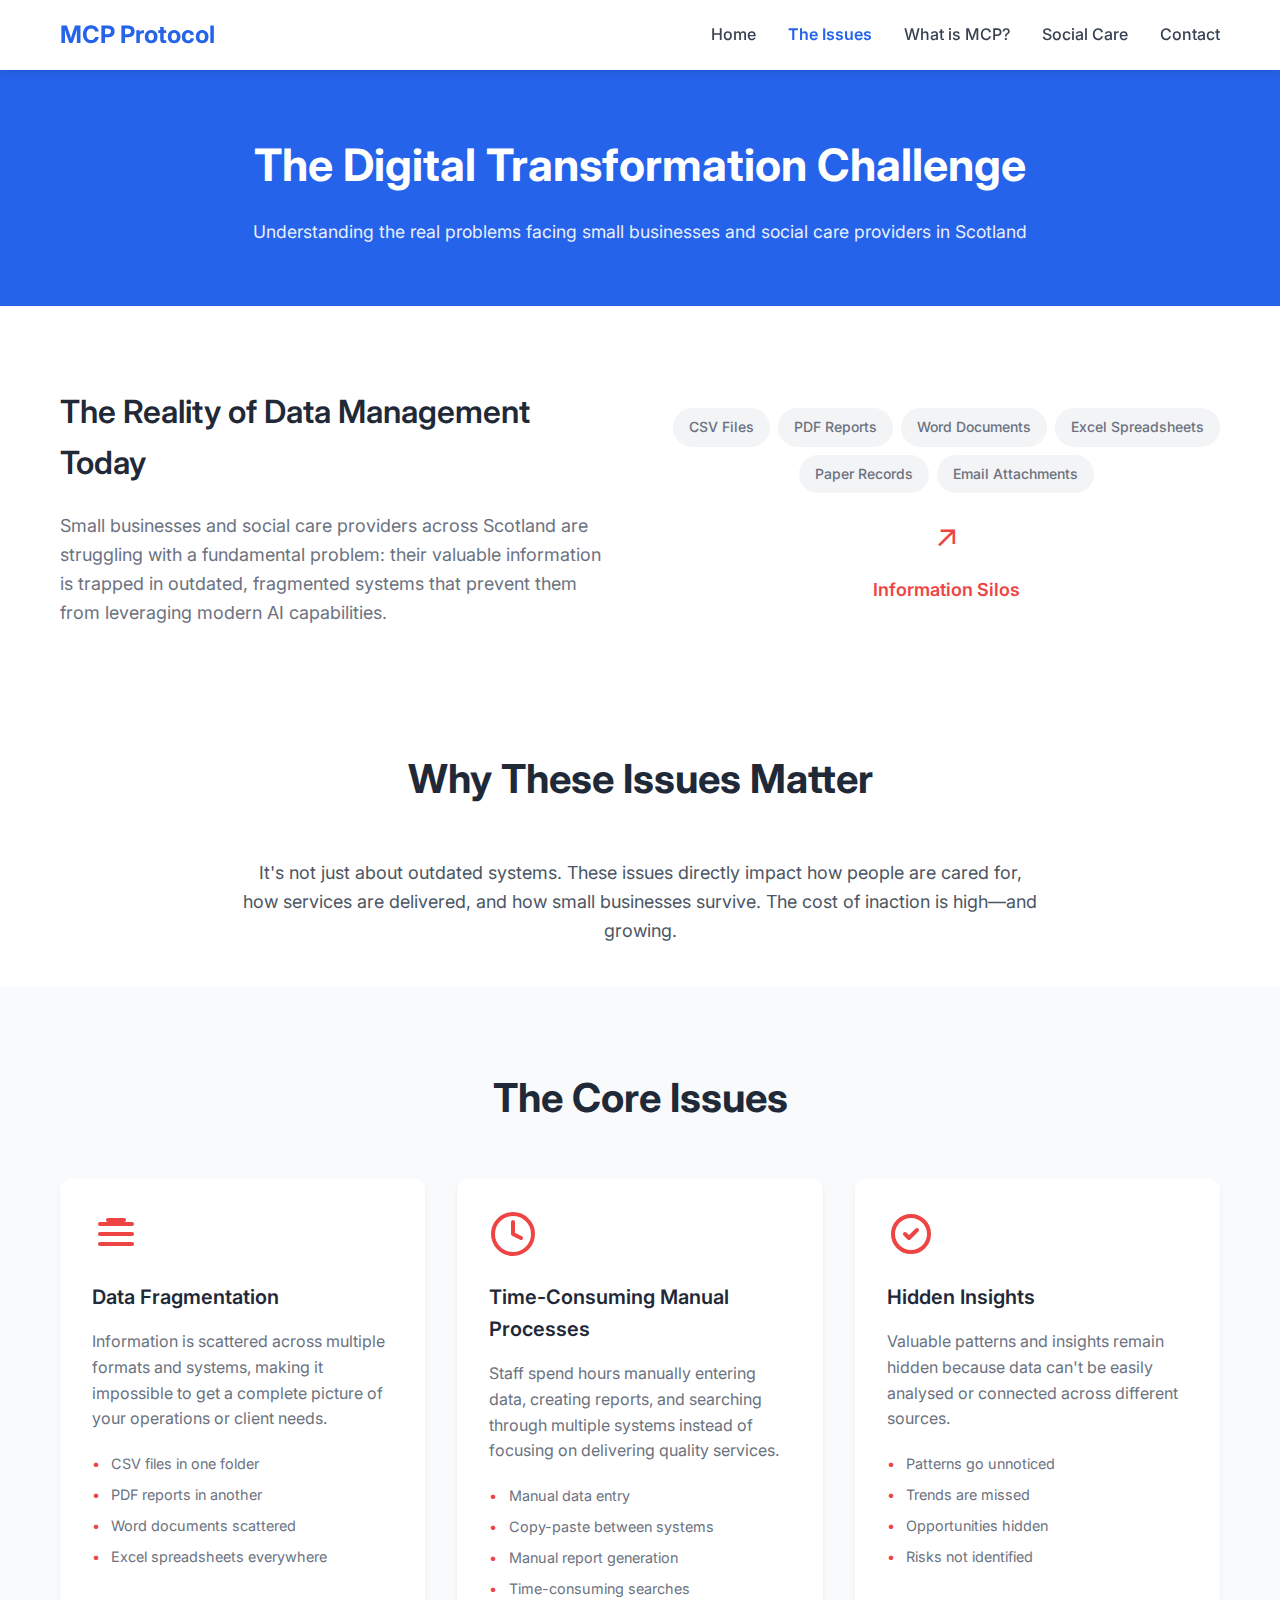
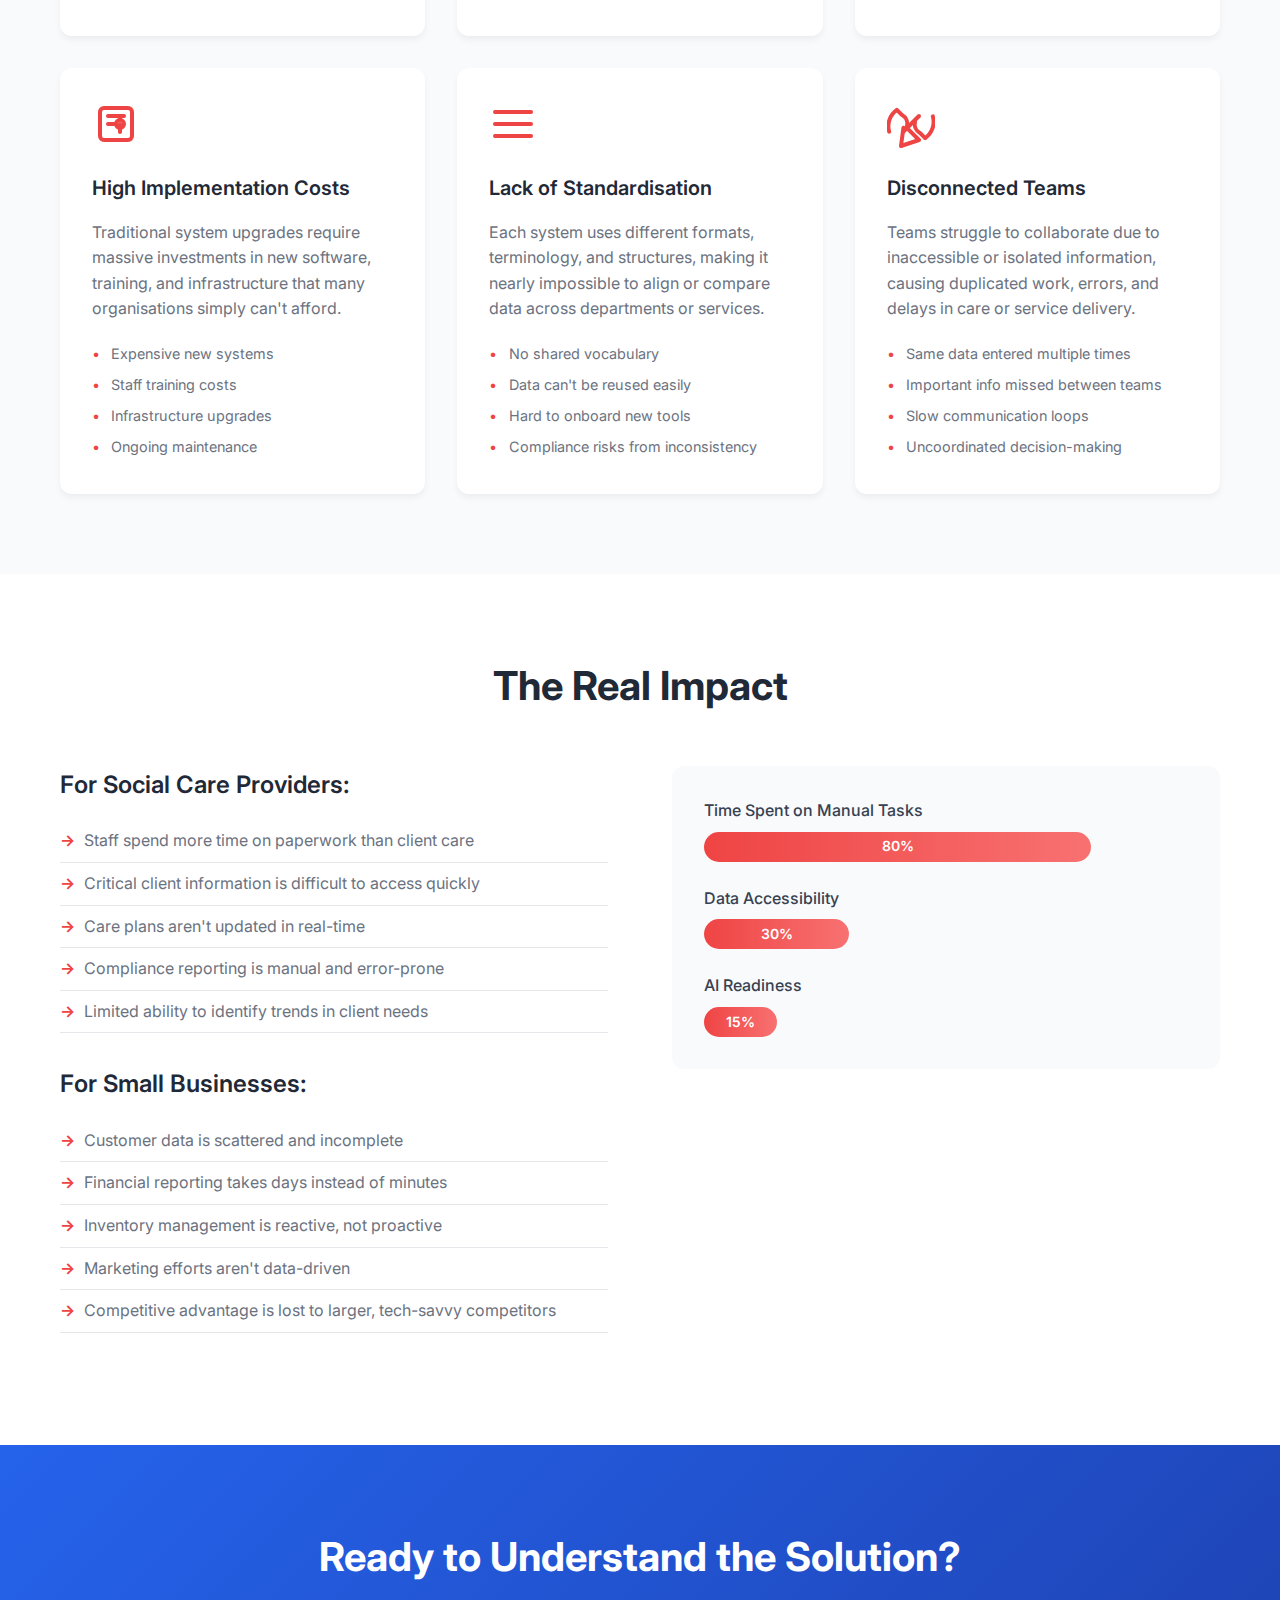
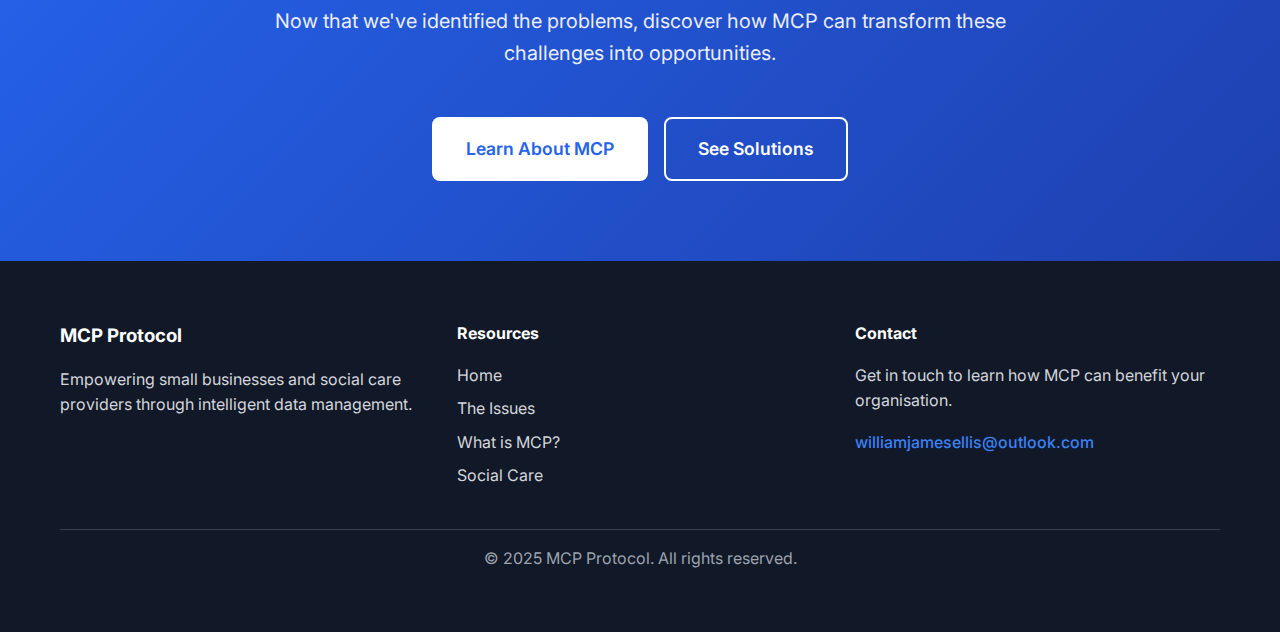
<file: issues.html>
<!DOCTYPE html>
<html lang="en">
<head>
    <meta charset="UTF-8">
    <meta name="viewport" content="width=device-width, initial-scale=1.0">
    <title>The Digital Transformation Challenge - MCP Protocol</title>
    <link rel="stylesheet" href="styles.css">
    <link href="https://fonts.googleapis.com/css2?family=Inter:wght@300;400;500;600;700&display=swap" rel="stylesheet">
</head>
<body>
    <header class="header">
        <nav class="nav">
            <div class="nav-container">
                <div class="logo">
                    <h2>MCP Protocol</h2>
                </div>
                <ul class="nav-menu">
                    <li><a href="index.html">Home</a></li>
                    <li><a href="issues.html" class="active">The Issues</a></li>
                    <li><a href="what-is-mcp.html">What is MCP?</a></li>
                    <li><a href="social-care.html">Social Care</a></li>
                    <li><a href="contact.html">Contact</a></li>
                </ul>
            </div>
        </nav>
    </header>

    <main>
        <!-- Hero Section -->
        <section class="page-hero">
            <div class="container">
                <h1 class="page-title">The Digital Transformation Challenge</h1>
                <p class="page-subtitle">Understanding the real problems facing small businesses and social care providers in Scotland</p>
            </div>
        </section>

        <!-- Problem Overview -->
        <section class="problem-overview">
            <div class="container">
                <div class="overview-content">
                    <div class="overview-text">
                        <h2>The Reality of Data Management Today</h2>
                        <p>Small businesses and social care providers across Scotland are struggling with a fundamental problem: their valuable information is trapped in outdated, fragmented systems that prevent them from leveraging modern AI capabilities.</p>
                    </div>
                    <div class="overview-visual">
                        <div class="problem-diagram">
                            <div class="data-sources">
                                <span>CSV Files</span>
                                <span>PDF Reports</span>
                                <span>Word Documents</span>
                                <span>Excel Spreadsheets</span>
                                <span>Paper Records</span>
                                <span>Email Attachments</span>
                            </div>
                            <div class="problem-arrow">↗</div>
                            <div class="problem-result">Information Silos</div>
                        </div>
                    </div>
                </div>
            </div>
        </section>

        <!-- Why It Matters -->
        <section class="why-it-matters">
            <div class="container">
                <h2 class="section-title">Why These Issues Matter</h2>
                <p>It's not just about outdated systems. These issues directly impact how people are cared for, how services are delivered, and how small businesses survive. The cost of inaction is high—and growing.</p>
            </div>
        </section>

        <!-- Key Issues -->
        <section class="key-issues">
            <div class="container">
                <h2 class="section-title">The Core Issues</h2>
                <div class="issues-grid">
                    <!-- Issue Card 1 -->
                    <div class="issue-card">
                        <div class="issue-icon">
                            <svg width="48" height="48" viewBox="0 0 24 24" fill="none" xmlns="http://www.w3.org/2000/svg">
                                <path d="M4 7H20" stroke="#ef4444" stroke-width="2" stroke-linecap="round" stroke-linejoin="round"/>
                                <path d="M4 12H20" stroke="#ef4444" stroke-width="2" stroke-linecap="round" stroke-linejoin="round"/>
                                <path d="M4 17H20" stroke="#ef4444" stroke-width="2" stroke-linecap="round" stroke-linejoin="round"/>
                                <path d="M8 5L16 5" stroke="#ef4444" stroke-width="2" stroke-linecap="round" stroke-linejoin="round"/>
                            </svg>
                        </div>
                        <h3>Data Fragmentation</h3>
                        <p>Information is scattered across multiple formats and systems, making it impossible to get a complete picture of your operations or client needs.</p>
                        <ul class="issue-details">
                            <li>CSV files in one folder</li>
                            <li>PDF reports in another</li>
                            <li>Word documents scattered</li>
                            <li>Excel spreadsheets everywhere</li>
                        </ul>
                    </div>

                    <!-- Issue Card 2 -->
                    <div class="issue-card">
                        <div class="issue-icon">
                            <svg width="48" height="48" viewBox="0 0 24 24" fill="none" xmlns="http://www.w3.org/2000/svg">
                                <circle cx="12" cy="12" r="10" stroke="#ef4444" stroke-width="2"/>
                                <path d="M12 6V12L16 14" stroke="#ef4444" stroke-width="2" stroke-linecap="round" stroke-linejoin="round"/>
                            </svg>
                        </div>
                        <h3>Time-Consuming Manual Processes</h3>
                        <p>Staff spend hours manually entering data, creating reports, and searching through multiple systems instead of focusing on delivering quality services.</p>
                        <ul class="issue-details">
                            <li>Manual data entry</li>
                            <li>Copy-paste between systems</li>
                            <li>Manual report generation</li>
                            <li>Time-consuming searches</li>
                        </ul>
                    </div>

                    <!-- Issue Card 3 -->
                    <div class="issue-card">
                        <div class="issue-icon">
                            <svg width="48" height="48" viewBox="0 0 24 24" fill="none" xmlns="http://www.w3.org/2000/svg">
                                <path d="M9 12L11 14L15 10" stroke="#ef4444" stroke-width="2" stroke-linecap="round" stroke-linejoin="round"/>
                                <path d="M21 12C21 16.9706 16.9706 21 12 21C7.02944 21 3 16.9706 3 12C3 7.02944 7.02944 3 12 3C16.9706 3 21 7.02944 21 12Z" stroke="#ef4444" stroke-width="2"/>
                            </svg>
                        </div>
                        <h3>Hidden Insights</h3>
                        <p>Valuable patterns and insights remain hidden because data can't be easily analysed or connected across different sources.</p>
                        <ul class="issue-details">
                            <li>Patterns go unnoticed</li>
                            <li>Trends are missed</li>
                            <li>Opportunities hidden</li>
                            <li>Risks not identified</li>
                        </ul>
                    </div>

                    <!-- Issue Card 4 -->
                    <div class="issue-card">
                        <div class="issue-icon">
                            <svg width="48" height="48" viewBox="0 0 24 24" fill="none" xmlns="http://www.w3.org/2000/svg">
                                <path d="M6 4H18C19.1046 4 20 4.89543 20 6V18C20 19.1046 19.1046 20 18 20H6C4.89543 20 4 19.1046 4 18V6C4 4.89543 4.89543 4 6 4Z" stroke="#ef4444" stroke-width="2" stroke-linecap="round" stroke-linejoin="round"/>
                                <path d="M8 8H16" stroke="#ef4444" stroke-width="2" stroke-linecap="round" stroke-linejoin="round"/>
                                <path d="M8 12H12" stroke="#ef4444" stroke-width="2" stroke-linecap="round" stroke-linejoin="round"/>
                                <path d="M16 12C16 13.1046 15.1046 14 14 14C12.8954 14 12 13.1046 12 12C12 10.8954 12.8954 10 14 10C15.1046 10 16 10.8954 16 12Z" stroke="#ef4444" stroke-width="2"/>
                                <path d="M14 16V12" stroke="#ef4444" stroke-width="2" stroke-linecap="round" stroke-linejoin="round"/>
                                <path d="M14 8V10" stroke="#ef4444" stroke-width="2" stroke-linecap="round" stroke-linejoin="round"/>
                            </svg>
                        </div>
                        <h3>High Implementation Costs</h3>
                        <p>Traditional system upgrades require massive investments in new software, training, and infrastructure that many organisations simply can't afford.</p>
                        <ul class="issue-details">
                            <li>Expensive new systems</li>
                            <li>Staff training costs</li>
                            <li>Infrastructure upgrades</li>
                            <li>Ongoing maintenance</li>
                        </ul>
                    </div>

                    <!-- Issue Card 5 -->
                    <div class="issue-card">
                        <div class="issue-icon">
                            <svg width="48" height="48" viewBox="0 0 24 24" fill="none" xmlns="http://www.w3.org/2000/svg">
                                <path d="M3 6H21" stroke="#ef4444" stroke-width="2" stroke-linecap="round"/>
                                <path d="M3 12H21" stroke="#ef4444" stroke-width="2" stroke-linecap="round"/>
                                <path d="M3 18H21" stroke="#ef4444" stroke-width="2" stroke-linecap="round"/>
                            </svg>
                        </div>
                        <h3>Lack of Standardisation</h3>
                        <p>Each system uses different formats, terminology, and structures, making it nearly impossible to align or compare data across departments or services.</p>
                        <ul class="issue-details">
                            <li>No shared vocabulary</li>
                            <li>Data can't be reused easily</li>
                            <li>Hard to onboard new tools</li>
                            <li>Compliance risks from inconsistency</li>
                        </ul>
                    </div>

                    <!-- Issue Card 6 -->
                    <div class="issue-card">
                        <div class="issue-icon">
                            <svg width="48" height="48" viewBox="0 0 24 24" fill="none" xmlns="http://www.w3.org/2000/svg">
                                <path d="M10 13A5 5 0 0 0 7.54 7.54L4.93 4.93A10 10 0 0 0 1.08 15.85" stroke="#ef4444" stroke-width="2" stroke-linecap="round" stroke-linejoin="round"/>
                                <path d="M14 11A5 5 0 0 0 16.46 16.46L19.07 19.07A10 10 0 0 0 22.92 8.15" stroke="#ef4444" stroke-width="2" stroke-linecap="round" stroke-linejoin="round"/>
                                <path d="M8.21 13.89L7 23L16 20L10.66 14.66" stroke="#ef4444" stroke-width="2" stroke-linecap="round" stroke-linejoin="round"/>
                                <path d="M16 8L8 16" stroke="#ef4444" stroke-width="2" stroke-linecap="round" stroke-linejoin="round"/>
                            </svg>
                        </div>
                        <h3>Disconnected Teams</h3>
                        <p>Teams struggle to collaborate due to inaccessible or isolated information, causing duplicated work, errors, and delays in care or service delivery.</p>
                        <ul class="issue-details">
                            <li>Same data entered multiple times</li>
                            <li>Important info missed between teams</li>
                            <li>Slow communication loops</li>
                            <li>Uncoordinated decision-making</li>
                        </ul>
                    </div>
                </div>
            </div>
        </section>

        <!-- Impact Section -->
        <section class="impact">
            <div class="container">
                <h2 class="section-title">The Real Impact</h2>
                <div class="impact-content">
                    <div class="impact-text">
                        <h3>For Social Care Providers:</h3>
                        <ul class="impact-list">
                            <li>Staff spend more time on paperwork than client care</li>
                            <li>Critical client information is difficult to access quickly</li>
                            <li>Care plans aren't updated in real-time</li>
                            <li>Compliance reporting is manual and error-prone</li>
                            <li>Limited ability to identify trends in client needs</li>
                        </ul>

                        <h3>For Small Businesses:</h3>
                        <ul class="impact-list">
                            <li>Customer data is scattered and incomplete</li>
                            <li>Financial reporting takes days instead of minutes</li>
                            <li>Inventory management is reactive, not proactive</li>
                            <li>Marketing efforts aren't data-driven</li>
                            <li>Competitive advantage is lost to larger, tech-savvy competitors</li>
                        </ul>
                    </div>
                    <div class="impact-visual">
                        <div class="impact-chart">
                            <div class="chart-bar">
                                <span>Time Spent on Manual Tasks</span>
                                <div class="bar" style="width: 80%">80%</div>
                            </div>
                            <div class="chart-bar">
                                <span>Data Accessibility</span>
                                <div class="bar" style="width: 30%">30%</div>
                            </div>
                            <div class="chart-bar">
                                <span>AI Readiness</span>
                                <div class="bar" style="width: 15%">15%</div>
                            </div>
                        </div>
                    </div>
                </div>
            </div>
        </section>

        <!-- Call to Action -->
        <section class="cta">
            <div class="container">
                <h2>Ready to Understand the Solution?</h2>
                <p>Now that we've identified the problems, discover how MCP can transform these challenges into opportunities.</p>
                <div class="cta-buttons">
                    <a href="what-is-mcp.html" class="btn btn-primary">Learn About MCP</a>
                    <a href="solutions.html" class="btn btn-secondary">See Solutions</a>
                </div>
            </div>
        </section>
    </main>

    <footer class="footer">
        <div class="container">
            <div class="footer-content">
                <div class="footer-section">
                    <h3>MCP Protocol</h3>
                    <p>Empowering small businesses and social care providers through intelligent data management.</p>
                </div>
                <div class="footer-section">
                    <h4>Resources</h4>
                    <ul>
                        <li><a href="index.html">Home</a></li>
                        <li><a href="issues.html">The Issues</a></li>
                        <li><a href="what-is-mcp.html">What is MCP?</a></li>
                        <li><a href="social-care.html">Social Care</a></li>
                    </ul>
                </div>
                <div class="footer-section">
                    <h4>Contact</h4>
                    <p>Get in touch to learn how MCP can benefit your organisation.</p>
                    <a href="mailto:williamjamesellis@outlook.com" class="contact-link">williamjamesellis@outlook.com</a>
                </div>
            </div>
            <div class="footer-bottom">
                <p>&copy; 2025 MCP Protocol. All rights reserved.</p>
            </div>
        </div>
    </footer>
</body>
</html>
</file>
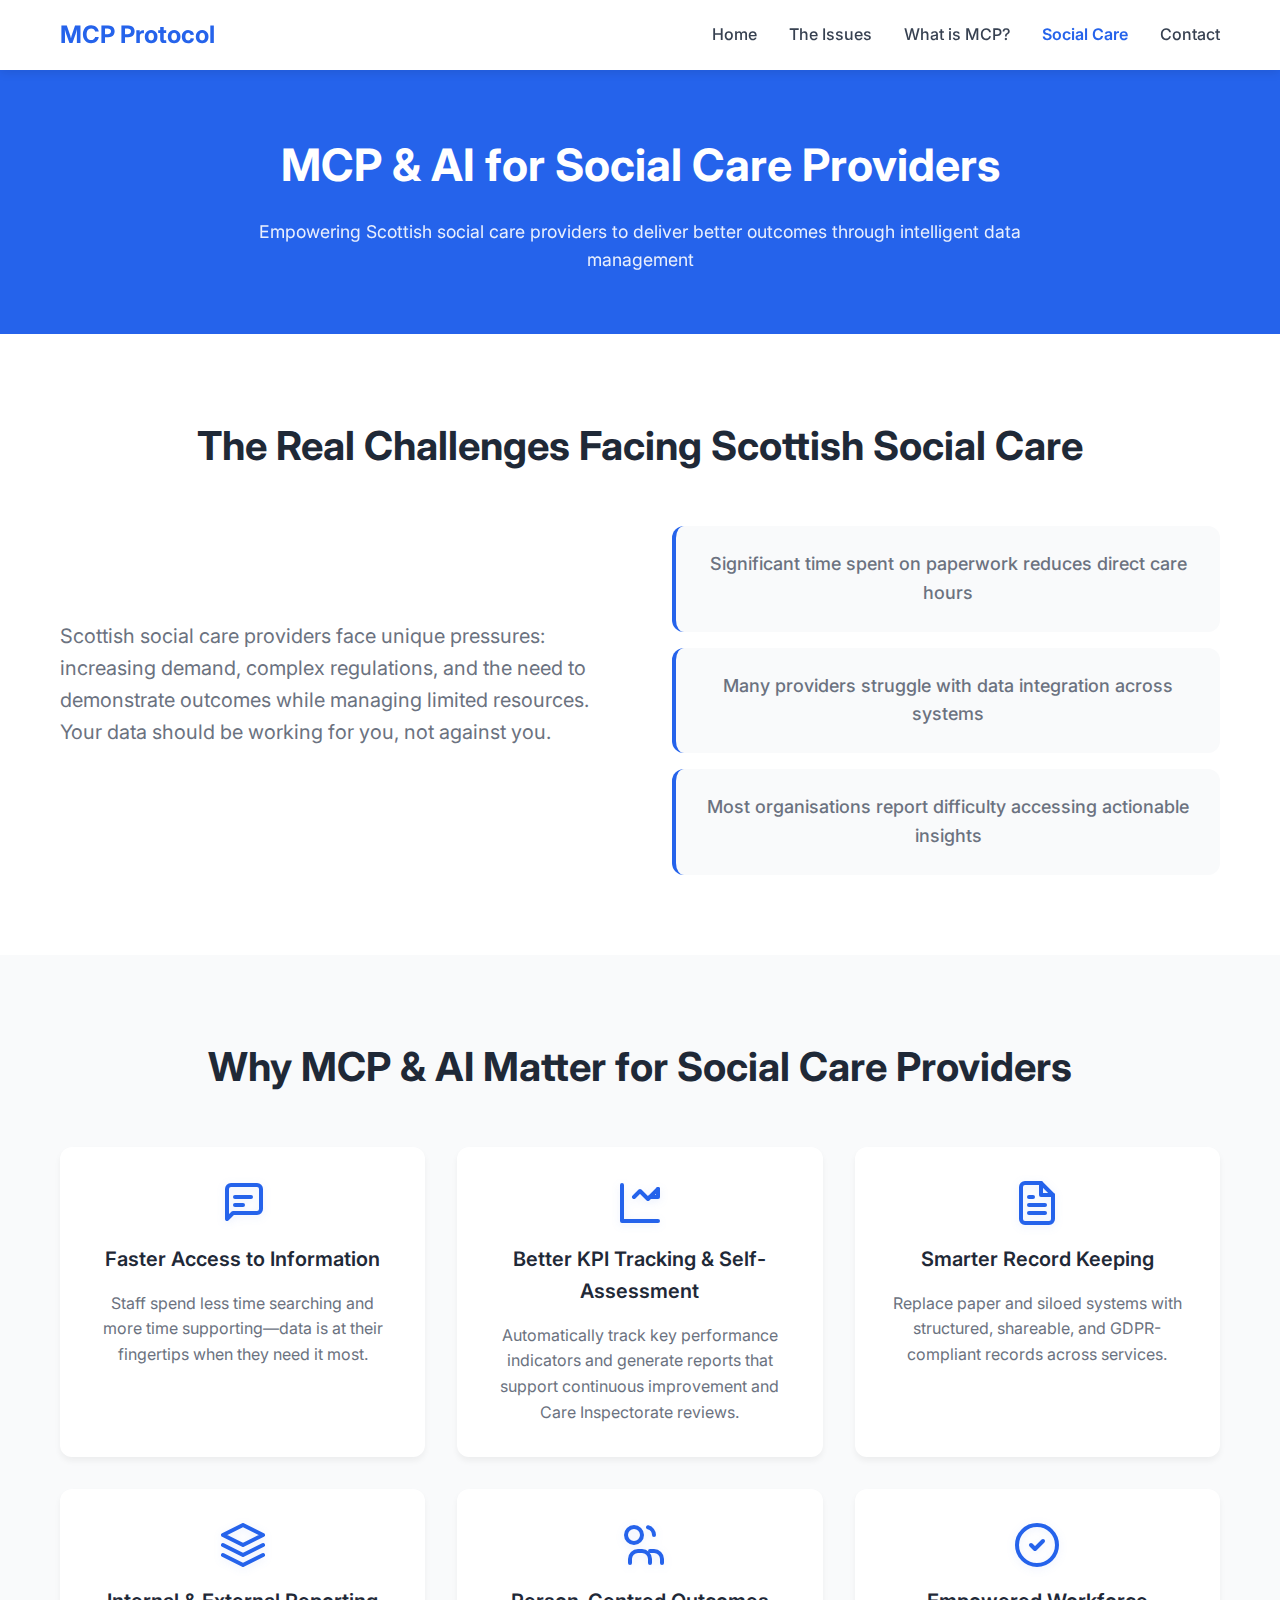
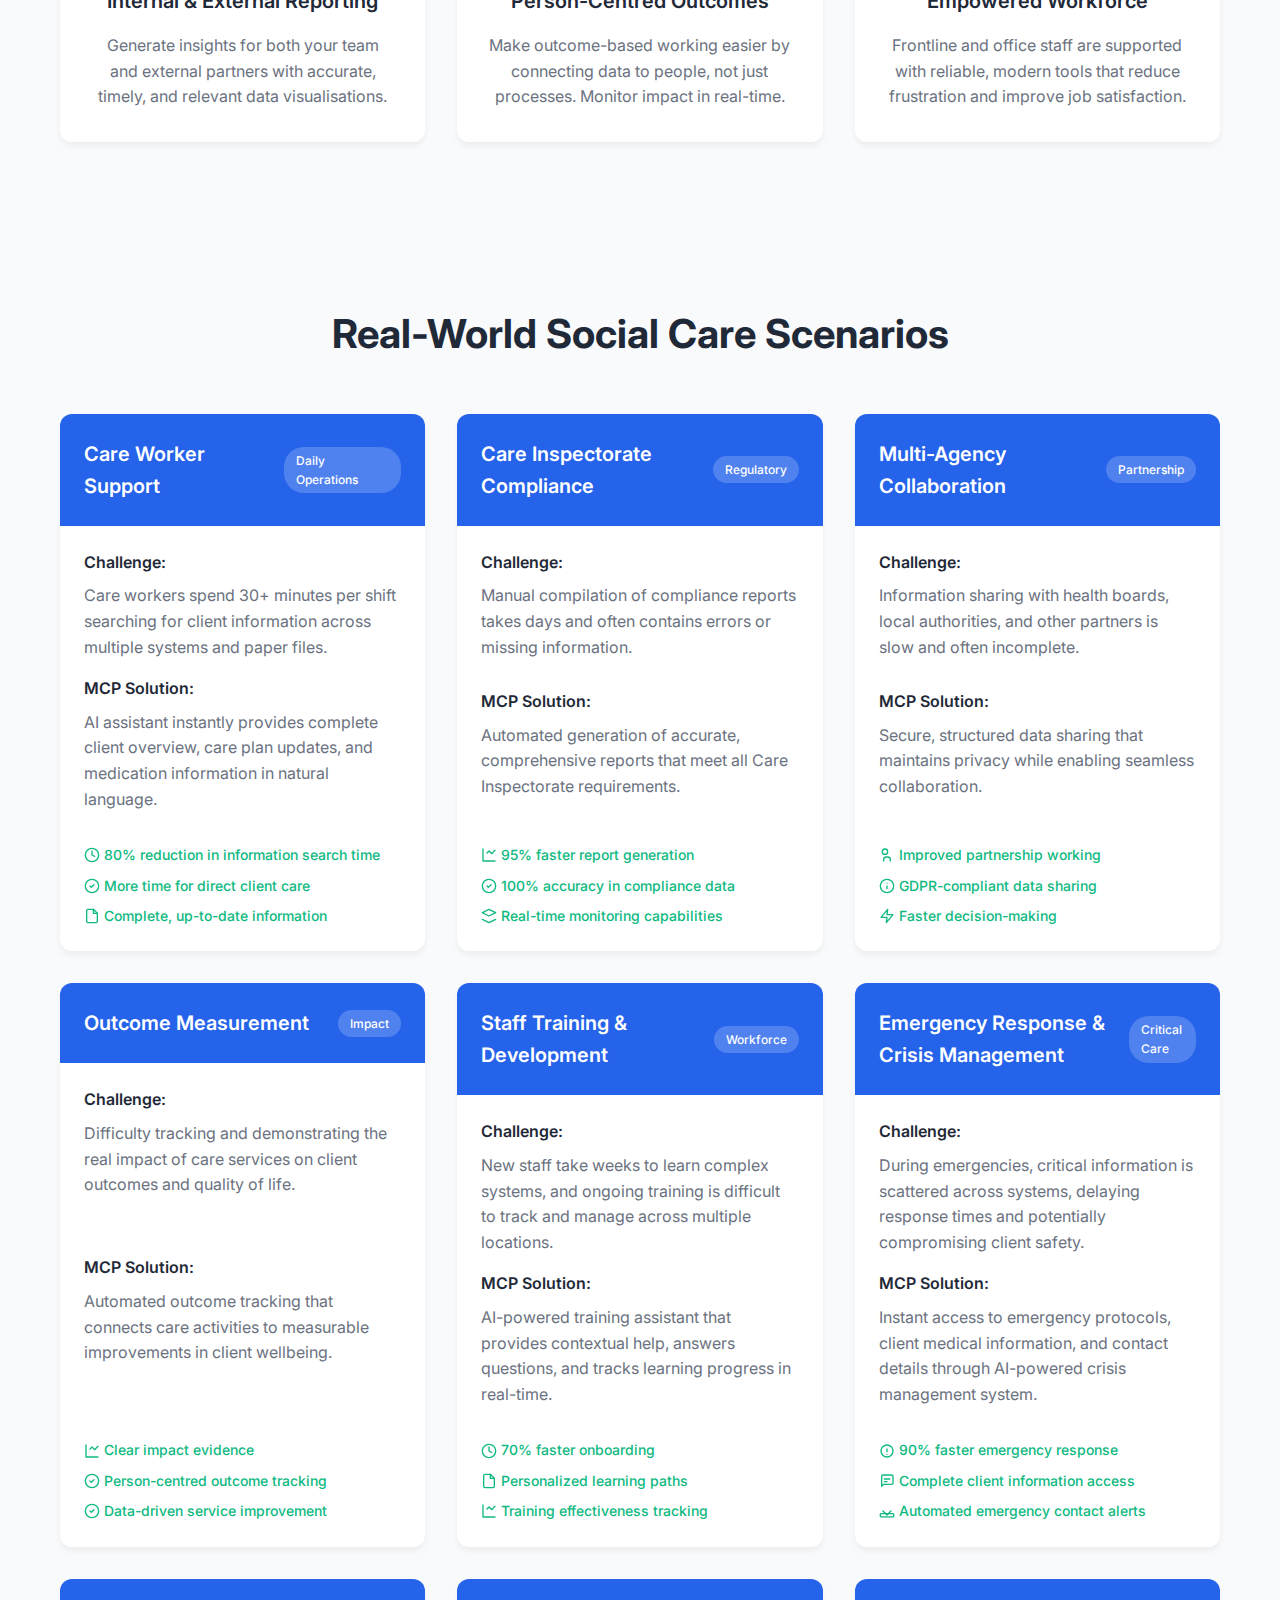
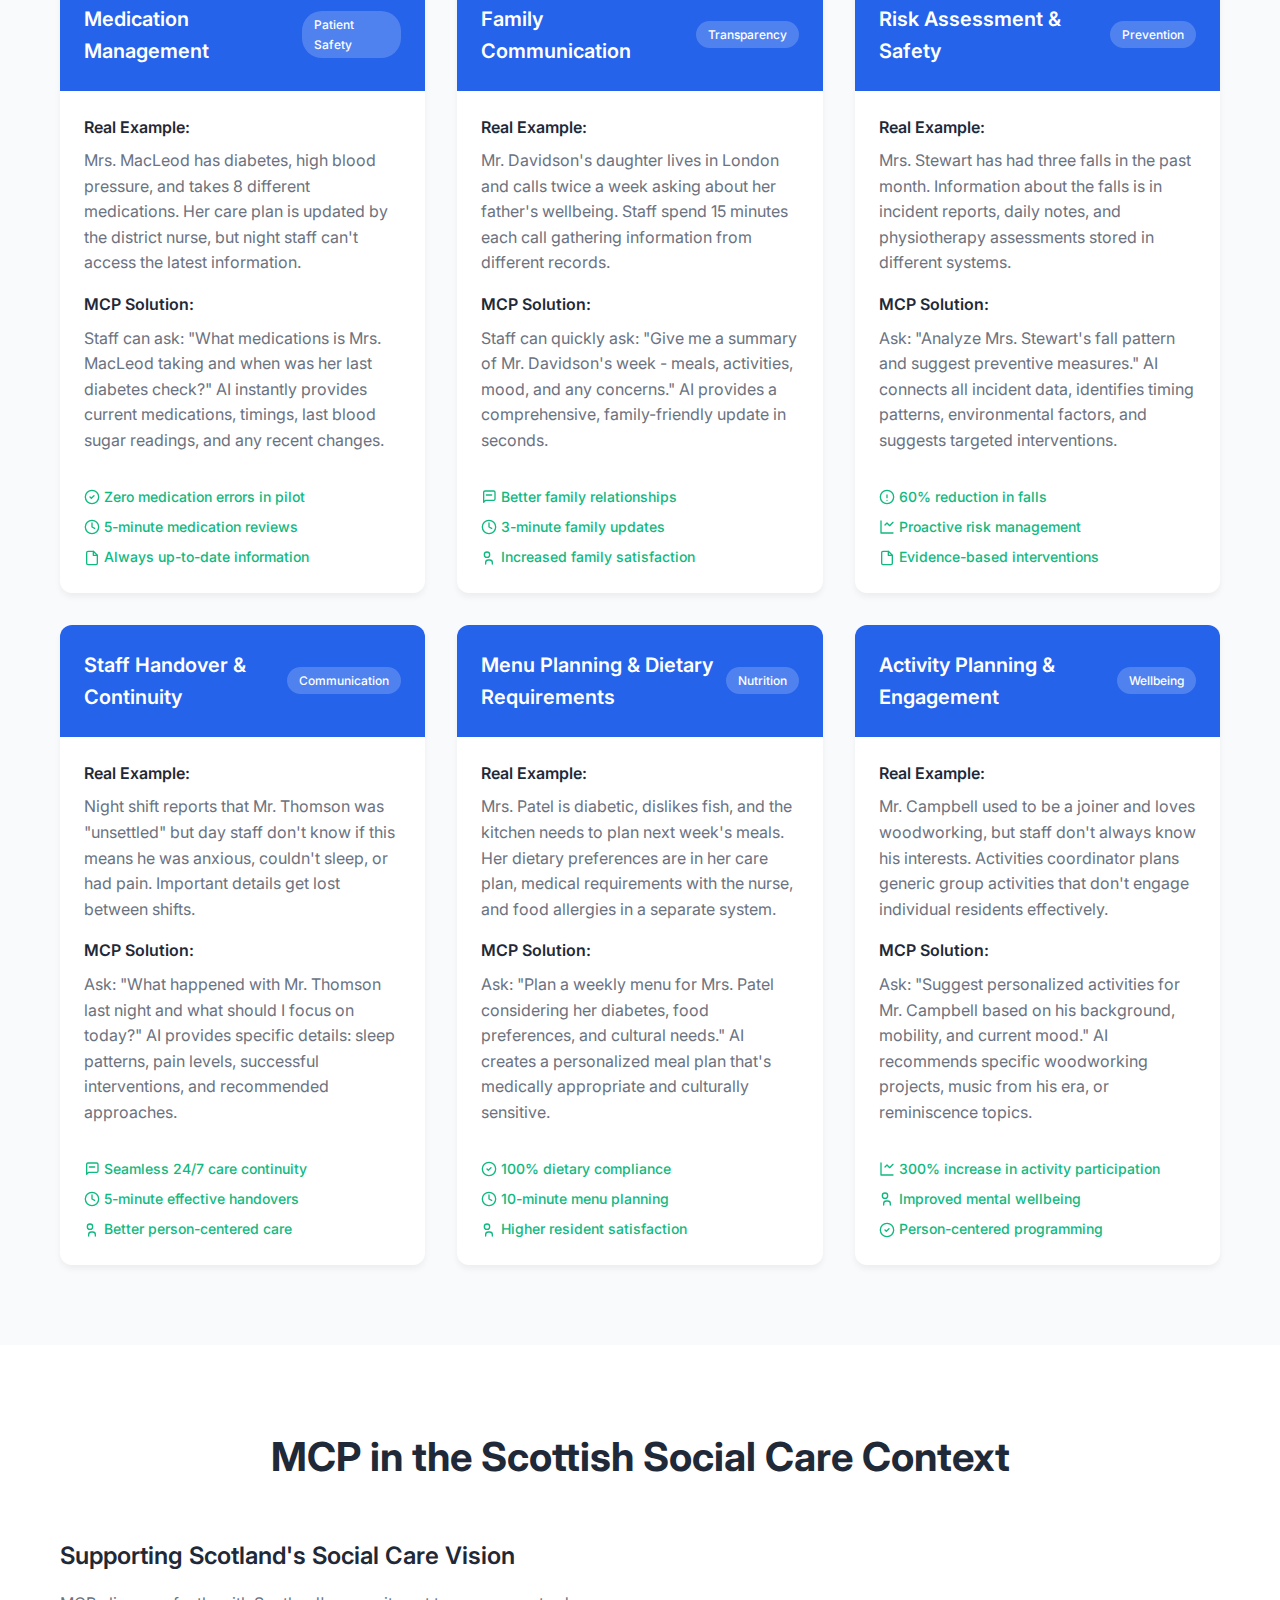
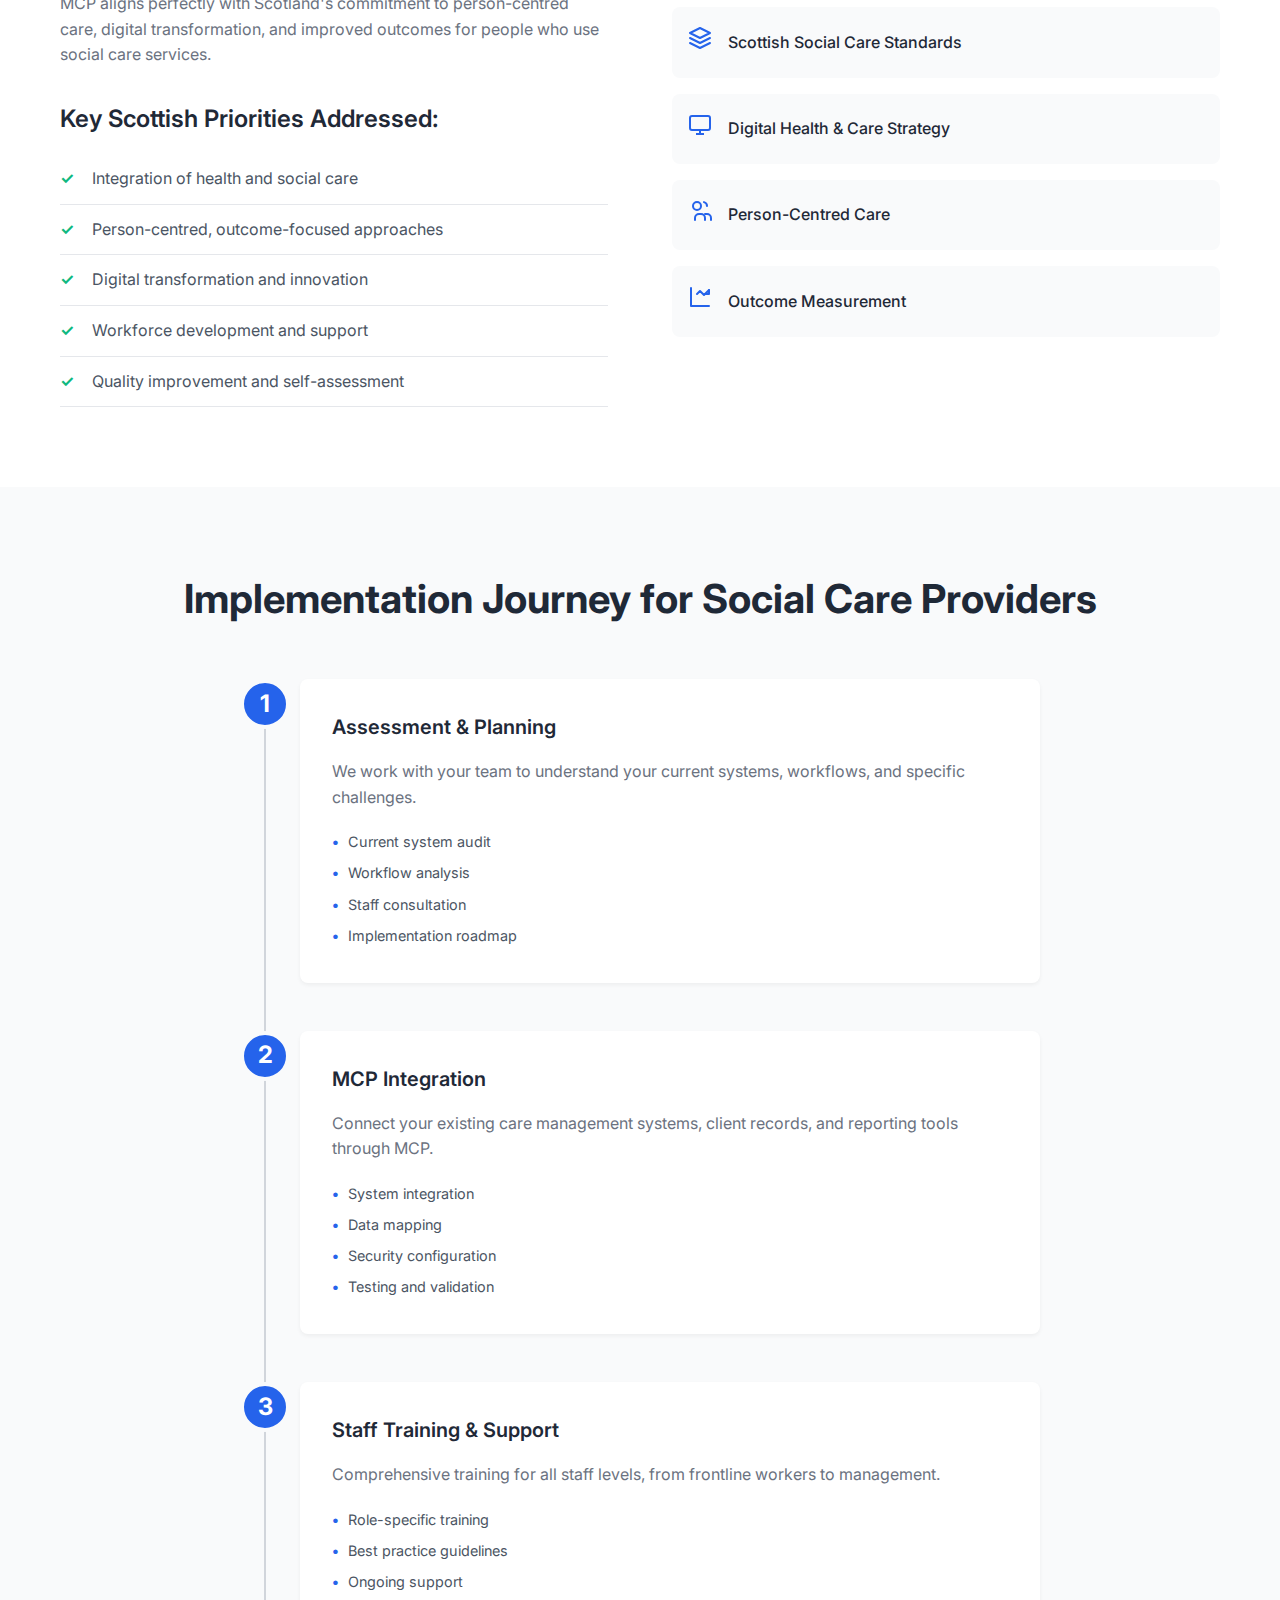
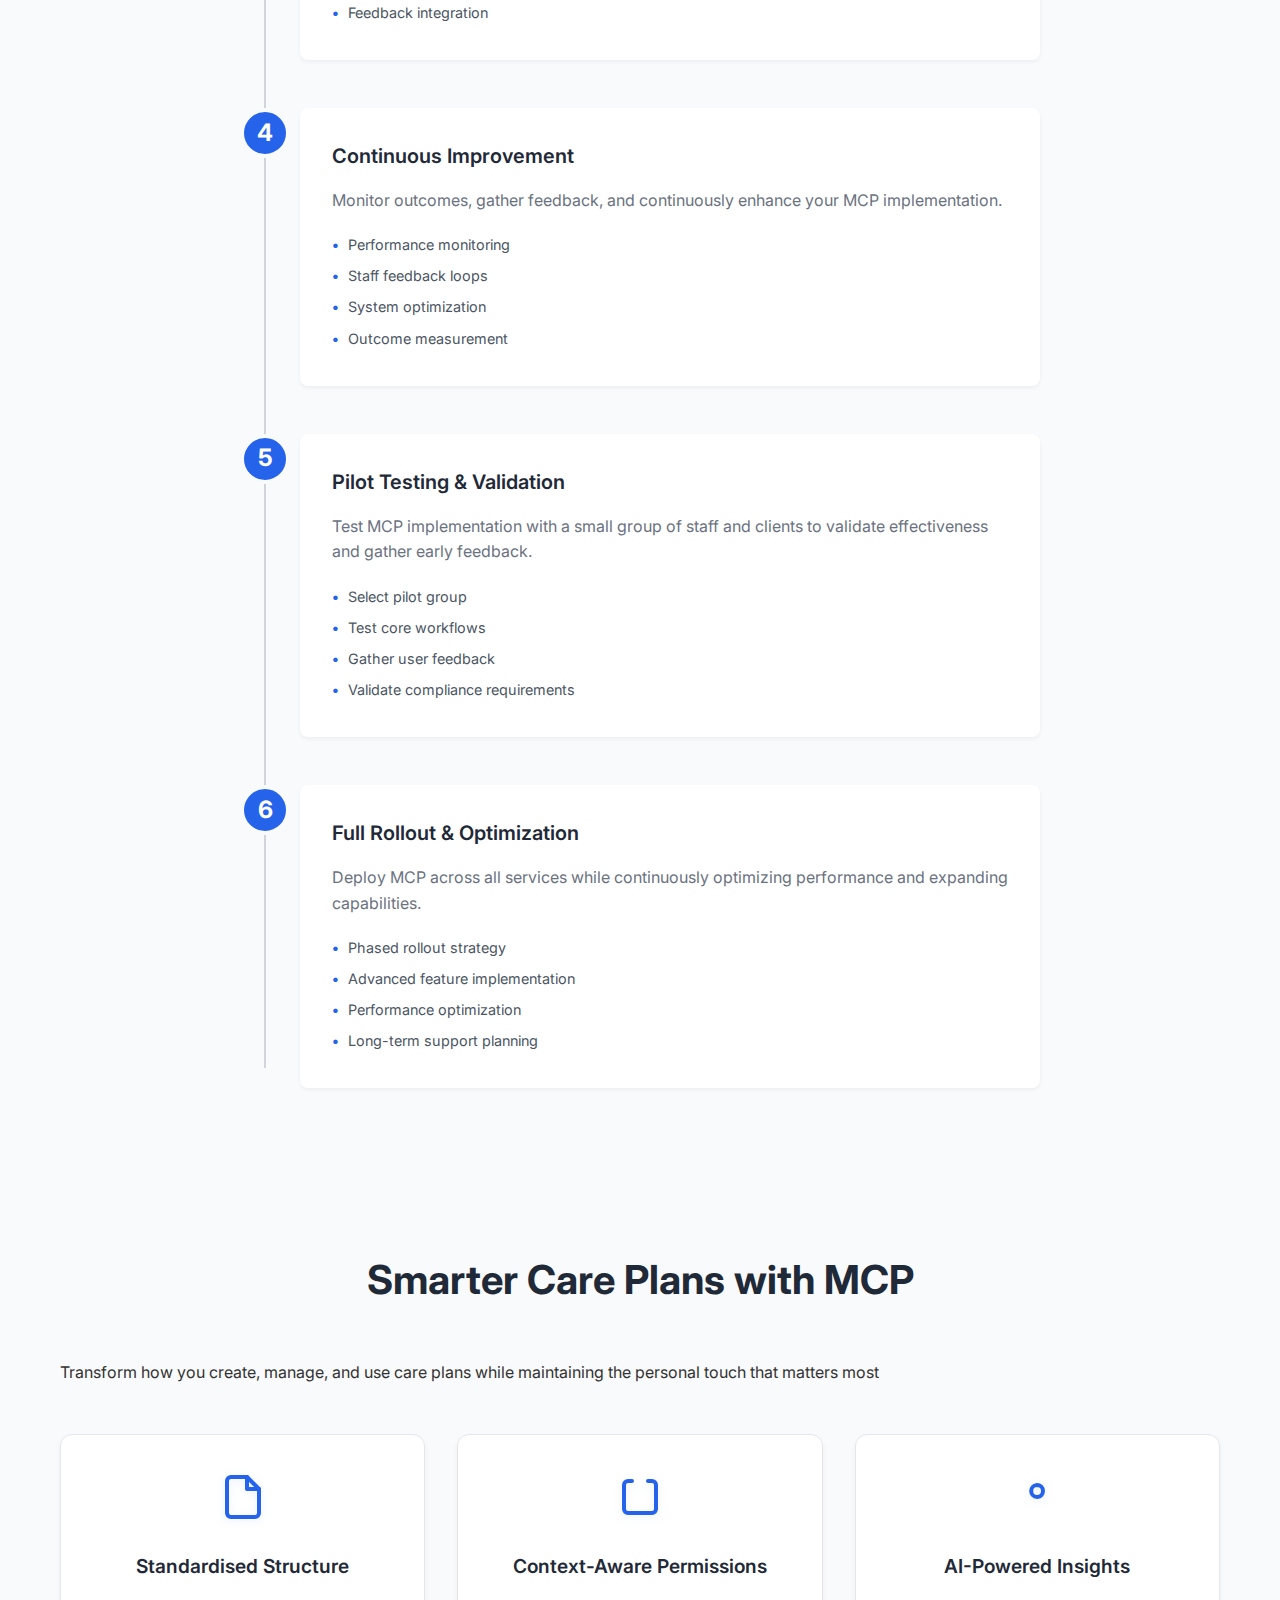
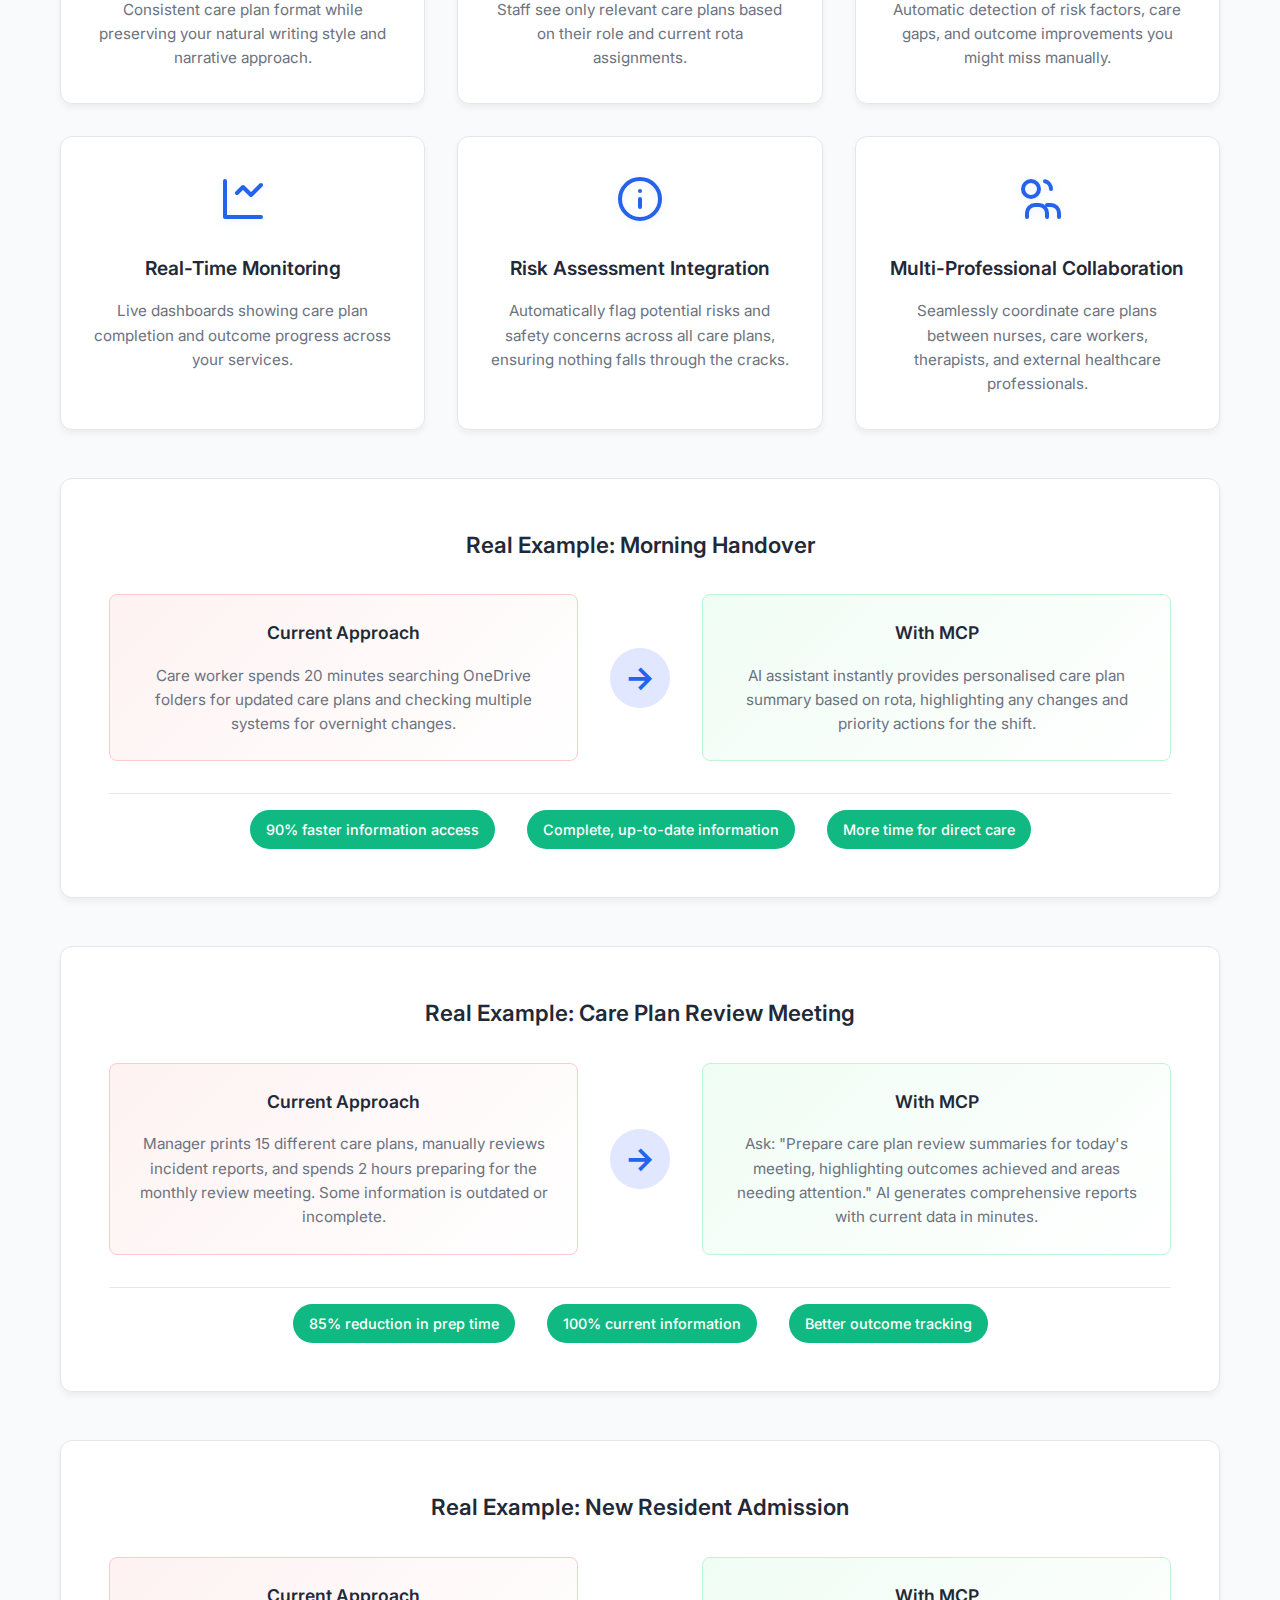
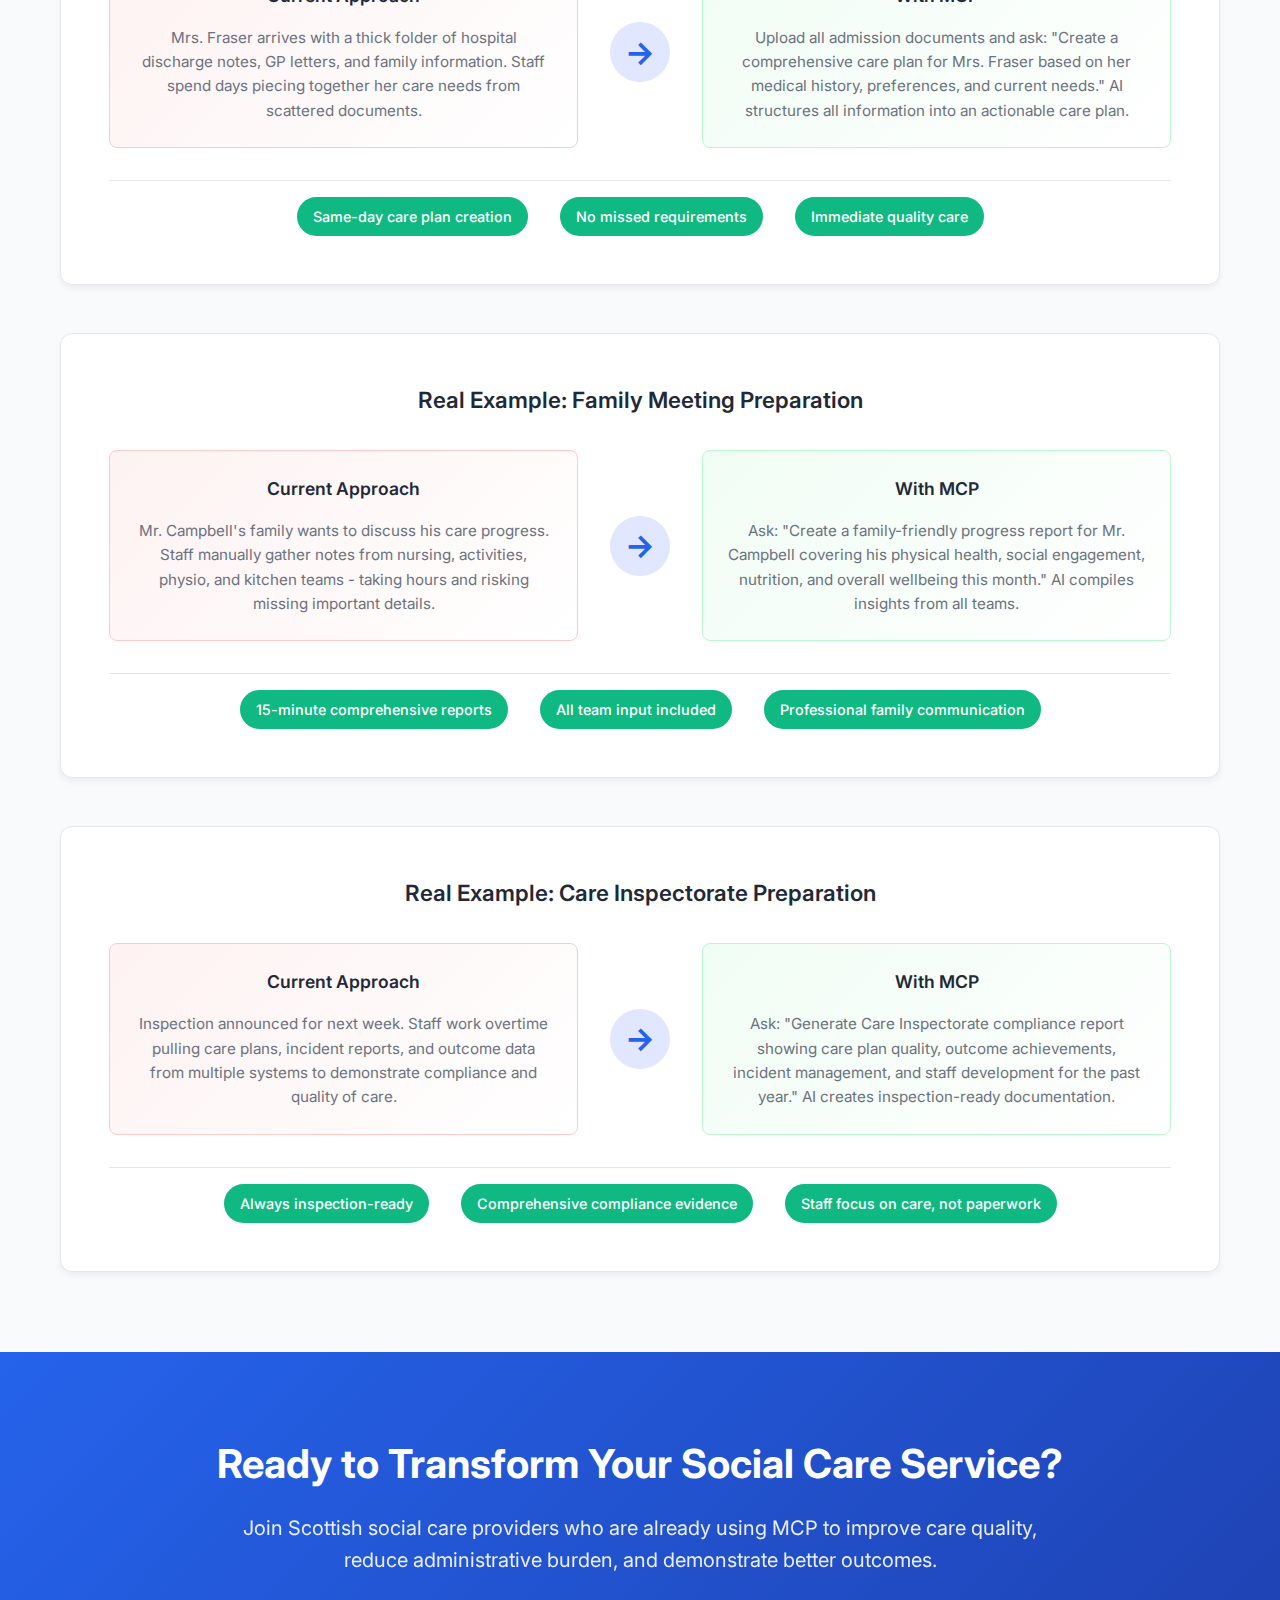
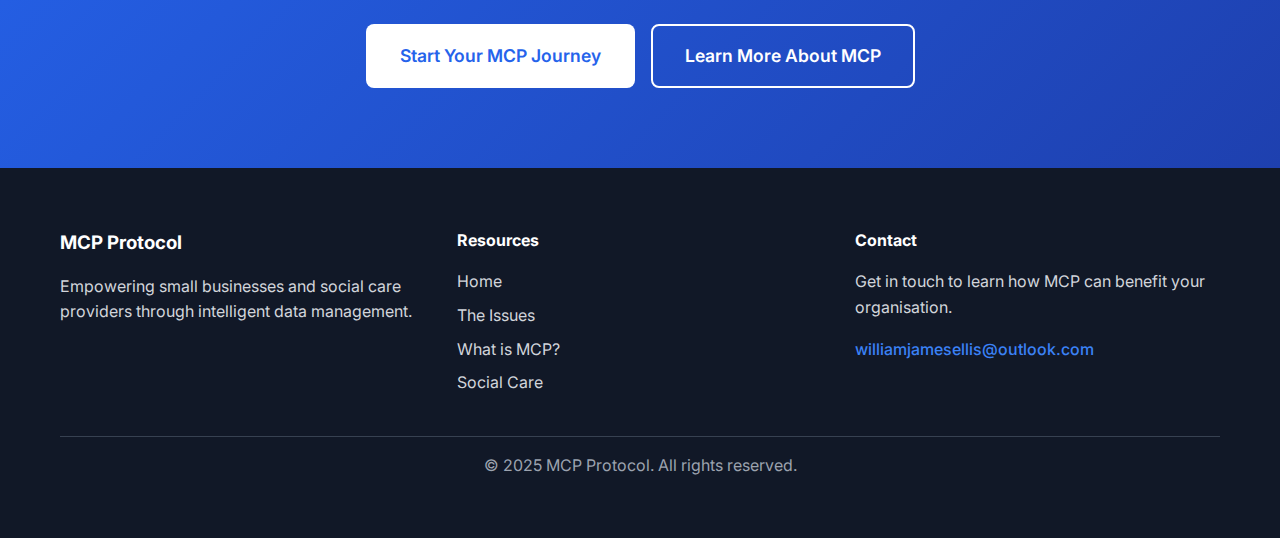
<file: social-care.html>
<!DOCTYPE html>
<html lang="en">
<head>
  <meta charset="UTF-8" />
  <meta name="viewport" content="width=device-width, initial-scale=1.0" />
  <title>MCP & AI for Social Care Providers - Scotland</title>
  <link rel="stylesheet" href="styles.css" />
  <link href="https://fonts.googleapis.com/css2?family=Inter:wght@300;400;500;600;700&display=swap" rel="stylesheet" />
</head>
<body>
  <header class="header">
    <nav class="nav">
      <div class="nav-container">
        <div class="logo"><h2>MCP Protocol</h2></div>
                        <ul class="nav-menu">
                    <li><a href="index.html">Home</a></li>
                    <li><a href="issues.html">The Issues</a></li>
                    <li><a href="what-is-mcp.html">What is MCP?</a></li>
                    <li><a href="social-care.html" class="active">Social Care</a></li>
                    <li><a href="contact.html">Contact</a></li>
                </ul>
      </div>
    </nav>
  </header>

  <main>
    <!-- Hero Section -->
    <section class="page-hero">
      <div class="container">
        <h1 class="page-title">MCP & AI for Social Care Providers</h1>
        <p class="page-subtitle">Empowering Scottish social care providers to deliver better outcomes through intelligent data management</p>
      </div>
    </section>

    <!-- Social Care Challenges -->
    <section class="social-care-challenges">
      <div class="container">
        <h2 class="section-title">The Real Challenges Facing Scottish Social Care</h2>
        <div class="challenges-overview">
          <div class="challenge-text">
            <p>Scottish social care providers face unique pressures: increasing demand, complex regulations, and the need to demonstrate outcomes while managing limited resources. Your data should be working for you, not against you.</p>
          </div>
          <div class="challenge-stats">
            <div class="stat-item">
              <div class="stat-label">Significant time spent on paperwork reduces direct care hours</div>
            </div>
            <div class="stat-item">
              <div class="stat-label">Many providers struggle with data integration across systems</div>
            </div>
            <div class="stat-item">
              <div class="stat-label">Most organisations report difficulty accessing actionable insights</div>
            </div>
          </div>
        </div>
      </div>
    </section>

    <!-- Social Care Benefits -->
    <section id="social-care-benefits" class="benefits">
      <div class="container">
        <h2 class="section-title">Why MCP & AI Matter for Social Care Providers</h2>
        <div class="benefits-grid">
          <div class="benefit-card">
            <div class="benefit-icon">
              <svg width="48" height="48" viewBox="0 0 24 24" fill="none" xmlns="http://www.w3.org/2000/svg">
                <path d="M21 15A2 2 0 0 1 19 17H7L4 20V5A2 2 0 0 1 6 3H19A2 2 0 0 1 21 5Z" stroke="#2563eb" stroke-width="2" stroke-linecap="round" stroke-linejoin="round"/>
                <path d="M8 9H16" stroke="#2563eb" stroke-width="2" stroke-linecap="round" stroke-linejoin="round"/>
                <path d="M8 13H12" stroke="#2563eb" stroke-width="2" stroke-linecap="round" stroke-linejoin="round"/>
              </svg>
            </div>
            <h3>Faster Access to Information</h3>
            <p>Staff spend less time searching and more time supporting—data is at their fingertips when they need it most.</p>
          </div>
          <div class="benefit-card">
            <div class="benefit-icon">
              <svg width="48" height="48" viewBox="0 0 24 24" fill="none" xmlns="http://www.w3.org/2000/svg">
                <path d="M3 3V21H21" stroke="#2563eb" stroke-width="2" stroke-linecap="round" stroke-linejoin="round"/>
                <path d="M9 9L12 6L16 10L21 5" stroke="#2563eb" stroke-width="2" stroke-linecap="round" stroke-linejoin="round"/>
                <path d="M21 5V9H17" stroke="#2563eb" stroke-width="2" stroke-linecap="round" stroke-linejoin="round"/>
              </svg>
            </div>
            <h3>Better KPI Tracking & Self-Assessment</h3>
            <p>Automatically track key performance indicators and generate reports that support continuous improvement and Care Inspectorate reviews.</p>
          </div>
          <div class="benefit-card">
            <div class="benefit-icon">
              <svg width="48" height="48" viewBox="0 0 24 24" fill="none" xmlns="http://www.w3.org/2000/svg">
                <path d="M14 2H6A2 2 0 0 0 4 4V20A2 2 0 0 0 6 22H18A2 2 0 0 0 20 20V8L14 2Z" stroke="#2563eb" stroke-width="2" stroke-linecap="round" stroke-linejoin="round"/>
                <path d="M14 2V8H20" stroke="#2563eb" stroke-width="2" stroke-linecap="round" stroke-linejoin="round"/>
                <path d="M16 13H8" stroke="#2563eb" stroke-width="2" stroke-linecap="round" stroke-linejoin="round"/>
                <path d="M16 17H8" stroke="#2563eb" stroke-width="2" stroke-linecap="round" stroke-linejoin="round"/>
                <path d="M10 9H8" stroke="#2563eb" stroke-width="2" stroke-linecap="round" stroke-linejoin="round"/>
              </svg>
            </div>
            <h3>Smarter Record Keeping</h3>
            <p>Replace paper and siloed systems with structured, shareable, and GDPR-compliant records across services.</p>
          </div>
          <div class="benefit-card">
            <div class="benefit-icon">
              <svg width="48" height="48" viewBox="0 0 24 24" fill="none" xmlns="http://www.w3.org/2000/svg">
                <path d="M12 2L2 7L12 12L22 7L12 2Z" stroke="#2563eb" stroke-width="2" stroke-linecap="round" stroke-linejoin="round"/>
                <path d="M2 17L12 22L22 17" stroke="#2563eb" stroke-width="2" stroke-linecap="round" stroke-linejoin="round"/>
                <path d="M2 12L12 17L22 12" stroke="#2563eb" stroke-width="2" stroke-linecap="round" stroke-linejoin="round"/>
              </svg>
            </div>
            <h3>Internal & External Reporting</h3>
            <p>Generate insights for both your team and external partners with accurate, timely, and relevant data visualisations.</p>
          </div>
          <div class="benefit-card">
            <div class="benefit-icon">
              <svg width="48" height="48" viewBox="0 0 24 24" fill="none" xmlns="http://www.w3.org/2000/svg">
                <path d="M17 21V19A4 4 0 0 0 13 15H11A4 4 0 0 0 7 19V21" stroke="#2563eb" stroke-width="2" stroke-linecap="round" stroke-linejoin="round"/>
                <path d="M9 11A4 4 0 1 0 9 3A4 4 0 0 0 9 11Z" stroke="#2563eb" stroke-width="2" stroke-linecap="round" stroke-linejoin="round"/>
                <path d="M23 21V19A4 4 0 0 0 19 15H17" stroke="#2563eb" stroke-width="2" stroke-linecap="round" stroke-linejoin="round"/>
                <path d="M16 3.13A4 4 0 0 1 19 7" stroke="#2563eb" stroke-width="2" stroke-linecap="round" stroke-linejoin="round"/>
              </svg>
            </div>
            <h3>Person-Centred Outcomes</h3>
            <p>Make outcome-based working easier by connecting data to people, not just processes. Monitor impact in real-time.</p>
          </div>
          <div class="benefit-card">
            <div class="benefit-icon">
              <svg width="48" height="48" viewBox="0 0 24 24" fill="none" xmlns="http://www.w3.org/2000/svg">
                <path d="M9 12L11 14L15 10" stroke="#2563eb" stroke-width="2" stroke-linecap="round" stroke-linejoin="round"/>
                <circle cx="12" cy="12" r="10" stroke="#2563eb" stroke-width="2"/>
              </svg>
            </div>
            <h3>Empowered Workforce</h3>
            <p>Frontline and office staff are supported with reliable, modern tools that reduce frustration and improve job satisfaction.</p>
          </div>
        </div>
      </div>
    </section>

    <!-- Real-World Social Care Scenarios -->
    <section class="social-care-scenarios">
      <div class="container">
        <h2 class="section-title">Real-World Social Care Scenarios</h2>
        <div class="scenarios-grid">
          <div class="scenario-card">
            <div class="scenario-header">
              <h3>Care Worker Support</h3>
              <span class="scenario-tag">Daily Operations</span>
            </div>
            <div class="scenario-content">
              <h4>Challenge:</h4>
              <p>Care workers spend 30+ minutes per shift searching for client information across multiple systems and paper files.</p>
              <h4>MCP Solution:</h4>
              <p>AI assistant instantly provides complete client overview, care plan updates, and medication information in natural language.</p>
              <div class="scenario-results">
                <span>
                  <svg width="16" height="16" viewBox="0 0 24 24" fill="none" xmlns="http://www.w3.org/2000/svg" style="display: inline; margin-right: 4px; vertical-align: middle;">
                    <circle cx="12" cy="12" r="10" stroke="#10b981" stroke-width="2"/>
                    <path d="M12 6V12L16 14" stroke="#10b981" stroke-width="2" stroke-linecap="round" stroke-linejoin="round"/>
                  </svg>
                  80% reduction in information search time
                </span>
                <span>
                  <svg width="16" height="16" viewBox="0 0 24 24" fill="none" xmlns="http://www.w3.org/2000/svg" style="display: inline; margin-right: 4px; vertical-align: middle;">
                    <path d="M9 12L11 14L15 10" stroke="#10b981" stroke-width="2" stroke-linecap="round" stroke-linejoin="round"/>
                    <circle cx="12" cy="12" r="10" stroke="#10b981" stroke-width="2"/>
                  </svg>
                  More time for direct client care
                </span>
                <span>
                  <svg width="16" height="16" viewBox="0 0 24 24" fill="none" xmlns="http://www.w3.org/2000/svg" style="display: inline; margin-right: 4px; vertical-align: middle;">
                    <path d="M14 2H6A2 2 0 0 0 4 4V20A2 2 0 0 0 6 22H18A2 2 0 0 0 20 20V8L14 2Z" stroke="#10b981" stroke-width="2" stroke-linecap="round" stroke-linejoin="round"/>
                    <path d="M14 2V8H20" stroke="#10b981" stroke-width="2" stroke-linecap="round" stroke-linejoin="round"/>
                  </svg>
                  Complete, up-to-date information
                </span>
              </div>
            </div>
          </div>

          <div class="scenario-card">
            <div class="scenario-header">
              <h3>Care Inspectorate Compliance</h3>
              <span class="scenario-tag">Regulatory</span>
            </div>
            <div class="scenario-content">
              <h4>Challenge:</h4>
              <p>Manual compilation of compliance reports takes days and often contains errors or missing information.</p>
              <h4>MCP Solution:</h4>
              <p>Automated generation of accurate, comprehensive reports that meet all Care Inspectorate requirements.</p>
              <div class="scenario-results">
                <span>
                  <svg width="16" height="16" viewBox="0 0 24 24" fill="none" xmlns="http://www.w3.org/2000/svg" style="display: inline; margin-right: 4px; vertical-align: middle;">
                    <path d="M3 3V21H21" stroke="#10b981" stroke-width="2" stroke-linecap="round" stroke-linejoin="round"/>
                    <path d="M9 9L12 6L16 10L21 5" stroke="#10b981" stroke-width="2" stroke-linecap="round" stroke-linejoin="round"/>
                  </svg>
                  95% faster report generation
                </span>
                <span>
                  <svg width="16" height="16" viewBox="0 0 24 24" fill="none" xmlns="http://www.w3.org/2000/svg" style="display: inline; margin-right: 4px; vertical-align: middle;">
                    <path d="M9 12L11 14L15 10" stroke="#10b981" stroke-width="2" stroke-linecap="round" stroke-linejoin="round"/>
                    <circle cx="12" cy="12" r="10" stroke="#10b981" stroke-width="2"/>
                  </svg>
                  100% accuracy in compliance data
                </span>
                <span>
                  <svg width="16" height="16" viewBox="0 0 24 24" fill="none" xmlns="http://www.w3.org/2000/svg" style="display: inline; margin-right: 4px; vertical-align: middle;">
                    <path d="M12 2L2 7L12 12L22 7L12 2Z" stroke="#10b981" stroke-width="2" stroke-linecap="round" stroke-linejoin="round"/>
                    <path d="M2 17L12 22L22 17" stroke="#10b981" stroke-width="2" stroke-linecap="round" stroke-linejoin="round"/>
                  </svg>
                  Real-time monitoring capabilities
                </span>
              </div>
            </div>
          </div>

          <div class="scenario-card">
            <div class="scenario-header">
              <h3>Multi-Agency Collaboration</h3>
              <span class="scenario-tag">Partnership</span>
            </div>
            <div class="scenario-content">
              <h4>Challenge:</h4>
              <p>Information sharing with health boards, local authorities, and other partners is slow and often incomplete.</p>
              <h4>MCP Solution:</h4>
              <p>Secure, structured data sharing that maintains privacy while enabling seamless collaboration.</p>
              <div class="scenario-results">
                <span>
                  <svg width="16" height="16" viewBox="0 0 24 24" fill="none" xmlns="http://www.w3.org/2000/svg" style="display: inline; margin-right: 4px; vertical-align: middle;">
                    <path d="M17 21V19A4 4 0 0 0 13 15H11A4 4 0 0 0 7 19V21" stroke="#10b981" stroke-width="2" stroke-linecap="round" stroke-linejoin="round"/>
                    <path d="M9 11A4 4 0 1 0 9 3A4 4 0 0 0 9 11Z" stroke="#10b981" stroke-width="2" stroke-linecap="round" stroke-linejoin="round"/>
                  </svg>
                  Improved partnership working
                </span>
                <span>
                  <svg width="16" height="16" viewBox="0 0 24 24" fill="none" xmlns="http://www.w3.org/2000/svg" style="display: inline; margin-right: 4px; vertical-align: middle;">
                    <path d="M12 22C17.5228 22 22 17.5228 22 12C22 6.47715 17.5228 2 12 2C6.47715 2 2 6.47715 2 12C2 17.5228 6.47715 22 12 22Z" stroke="#10b981" stroke-width="2"/>
                    <path d="M12 16V12" stroke="#10b981" stroke-width="2" stroke-linecap="round" stroke-linejoin="round"/>
                    <path d="M12 8H12.01" stroke="#10b981" stroke-width="2" stroke-linecap="round" stroke-linejoin="round"/>
                  </svg>
                  GDPR-compliant data sharing
                </span>
                <span>
                  <svg width="16" height="16" viewBox="0 0 24 24" fill="none" xmlns="http://www.w3.org/2000/svg" style="display: inline; margin-right: 4px; vertical-align: middle;">
                    <path d="M13 2L3 14H12L11 22L21 10H12L13 2Z" stroke="#10b981" stroke-width="2" stroke-linecap="round" stroke-linejoin="round"/>
                  </svg>
                  Faster decision-making
                </span>
              </div>
            </div>
          </div>

          <div class="scenario-card">
            <div class="scenario-header">
              <h3>Outcome Measurement</h3>
              <span class="scenario-tag">Impact</span>
            </div>
            <div class="scenario-content">
              <h4>Challenge:</h4>
              <p>Difficulty tracking and demonstrating the real impact of care services on client outcomes and quality of life.</p>
              <h4>MCP Solution:</h4>
              <p>Automated outcome tracking that connects care activities to measurable improvements in client wellbeing.</p>
              <div class="scenario-results">
                <span>
                  <svg width="16" height="16" viewBox="0 0 24 24" fill="none" xmlns="http://www.w3.org/2000/svg" style="display: inline; margin-right: 4px; vertical-align: middle;">
                    <path d="M3 3V21H21" stroke="#10b981" stroke-width="2" stroke-linecap="round" stroke-linejoin="round"/>
                    <path d="M9 9L12 6L16 10L21 5" stroke="#10b981" stroke-width="2" stroke-linecap="round" stroke-linejoin="round"/>
                  </svg>
                  Clear impact evidence
                </span>
                <span>
                  <svg width="16" height="16" viewBox="0 0 24 24" fill="none" xmlns="http://www.w3.org/2000/svg" style="display: inline; margin-right: 4px; vertical-align: middle;">
                    <path d="M9 12L11 14L15 10" stroke="#10b981" stroke-width="2" stroke-linecap="round" stroke-linejoin="round"/>
                    <circle cx="12" cy="12" r="10" stroke="#10b981" stroke-width="2"/>
                  </svg>
                  Person-centred outcome tracking
                </span>
                <span>
                  <svg width="16" height="16" viewBox="0 0 24 24" fill="none" xmlns="http://www.w3.org/2000/svg" style="display: inline; margin-right: 4px; vertical-align: middle;">
                    <path d="M9 12L11 14L15 10" stroke="#10b981" stroke-width="2" stroke-linecap="round" stroke-linejoin="round"/>
                    <circle cx="12" cy="12" r="10" stroke="#10b981" stroke-width="2"/>
                  </svg>
                  Data-driven service improvement
                </span>
              </div>
            </div>
          </div>

          <div class="scenario-card">
            <div class="scenario-header">
              <h3>Staff Training & Development</h3>
              <span class="scenario-tag">Workforce</span>
            </div>
            <div class="scenario-content">
              <h4>Challenge:</h4>
              <p>New staff take weeks to learn complex systems, and ongoing training is difficult to track and manage across multiple locations.</p>
              <h4>MCP Solution:</h4>
              <p>AI-powered training assistant that provides contextual help, answers questions, and tracks learning progress in real-time.</p>
              <div class="scenario-results">
                <span>
                  <svg width="16" height="16" viewBox="0 0 24 24" fill="none" xmlns="http://www.w3.org/2000/svg" style="display: inline; margin-right: 4px; vertical-align: middle;">
                    <circle cx="12" cy="12" r="10" stroke="#10b981" stroke-width="2"/>
                    <path d="M12 6V12L16 14" stroke="#10b981" stroke-width="2" stroke-linecap="round" stroke-linejoin="round"/>
                  </svg>
                  70% faster onboarding
                </span>
                <span>
                  <svg width="16" height="16" viewBox="0 0 24 24" fill="none" xmlns="http://www.w3.org/2000/svg" style="display: inline; margin-right: 4px; vertical-align: middle;">
                    <path d="M14 2H6A2 2 0 0 0 4 4V20A2 2 0 0 0 6 22H18A2 2 0 0 0 20 20V8L14 2Z" stroke="#10b981" stroke-width="2" stroke-linecap="round" stroke-linejoin="round"/>
                    <path d="M14 2V8H20" stroke="#10b981" stroke-width="2" stroke-linecap="round" stroke-linejoin="round"/>
                  </svg>
                  Personalized learning paths
                </span>
                <span>
                  <svg width="16" height="16" viewBox="0 0 24 24" fill="none" xmlns="http://www.w3.org/2000/svg" style="display: inline; margin-right: 4px; vertical-align: middle;">
                    <path d="M3 3V21H21" stroke="#10b981" stroke-width="2" stroke-linecap="round" stroke-linejoin="round"/>
                    <path d="M9 9L12 6L16 10L21 5" stroke="#10b981" stroke-width="2" stroke-linecap="round" stroke-linejoin="round"/>
                  </svg>
                  Training effectiveness tracking
                </span>
              </div>
            </div>
          </div>

          <div class="scenario-card">
            <div class="scenario-header">
              <h3>Emergency Response & Crisis Management</h3>
              <span class="scenario-tag">Critical Care</span>
            </div>
            <div class="scenario-content">
              <h4>Challenge:</h4>
              <p>During emergencies, critical information is scattered across systems, delaying response times and potentially compromising client safety.</p>
              <h4>MCP Solution:</h4>
              <p>Instant access to emergency protocols, client medical information, and contact details through AI-powered crisis management system.</p>
              <div class="scenario-results">
                <span>
                  <svg width="16" height="16" viewBox="0 0 24 24" fill="none" xmlns="http://www.w3.org/2000/svg" style="display: inline; margin-right: 4px; vertical-align: middle;">
                    <path d="M12 9V13" stroke="#10b981" stroke-width="2" stroke-linecap="round" stroke-linejoin="round"/>
                    <path d="M12 17H12.01" stroke="#10b981" stroke-width="2" stroke-linecap="round" stroke-linejoin="round"/>
                    <path d="M21 12C21 16.9706 16.9706 21 12 21C7.02944 21 3 16.9706 3 12C3 7.02944 7.02944 3 12 3C16.9706 3 21 7.02944 21 12Z" stroke="#10b981" stroke-width="2"/>
                  </svg>
                  90% faster emergency response
                </span>
                <span>
                  <svg width="16" height="16" viewBox="0 0 24 24" fill="none" xmlns="http://www.w3.org/2000/svg" style="display: inline; margin-right: 4px; vertical-align: middle;">
                    <path d="M21 15A2 2 0 0 1 19 17H7L4 20V5A2 2 0 0 1 6 3H19A2 2 0 0 1 21 5Z" stroke="#10b981" stroke-width="2" stroke-linecap="round" stroke-linejoin="round"/>
                    <path d="M8 9H16" stroke="#10b981" stroke-width="2" stroke-linecap="round" stroke-linejoin="round"/>
                    <path d="M8 13H12" stroke="#10b981" stroke-width="2" stroke-linecap="round" stroke-linejoin="round"/>
                  </svg>
                  Complete client information access
                </span>
                <span>
                  <svg width="16" height="16" viewBox="0 0 24 24" fill="none" xmlns="http://www.w3.org/2000/svg" style="display: inline; margin-right: 4px; vertical-align: middle;">
                    <path d="M22 16.92V19.92C22 20.47 21.55 20.92 21 20.92H3C2.45 20.92 2 20.47 2 19.92V16.92C2 16.37 2.45 15.92 3 15.92H21C21.55 15.92 22 16.37 22 16.92Z" stroke="#10b981" stroke-width="2" stroke-linecap="round" stroke-linejoin="round"/>
                    <path d="M6 11.92L12 17.92L18 11.92" stroke="#10b981" stroke-width="2" stroke-linecap="round" stroke-linejoin="round"/>
                  </svg>
                  Automated emergency contact alerts
                </span>
              </div>
            </div>
          </div>

          <div class="scenario-card">
            <div class="scenario-header">
              <h3>Medication Management</h3>
              <span class="scenario-tag">Patient Safety</span>
            </div>
            <div class="scenario-content">
              <h4>Real Example:</h4>
              <p>Mrs. MacLeod has diabetes, high blood pressure, and takes 8 different medications. Her care plan is updated by the district nurse, but night staff can't access the latest information.</p>
              <h4>MCP Solution:</h4>
              <p>Staff can ask: "What medications is Mrs. MacLeod taking and when was her last diabetes check?" AI instantly provides current medications, timings, last blood sugar readings, and any recent changes.</p>
              <div class="scenario-results">
                <span>
                  <svg width="16" height="16" viewBox="0 0 24 24" fill="none" xmlns="http://www.w3.org/2000/svg" style="display: inline; margin-right: 4px; vertical-align: middle;">
                    <path d="M9 12L11 14L15 10" stroke="#10b981" stroke-width="2" stroke-linecap="round" stroke-linejoin="round"/>
                    <circle cx="12" cy="12" r="10" stroke="#10b981" stroke-width="2"/>
                  </svg>
                  Zero medication errors in pilot
                </span>
                <span>
                  <svg width="16" height="16" viewBox="0 0 24 24" fill="none" xmlns="http://www.w3.org/2000/svg" style="display: inline; margin-right: 4px; vertical-align: middle;">
                    <circle cx="12" cy="12" r="10" stroke="#10b981" stroke-width="2"/>
                    <path d="M12 6V12L16 14" stroke="#10b981" stroke-width="2" stroke-linecap="round" stroke-linejoin="round"/>
                  </svg>
                  5-minute medication reviews
                </span>
                <span>
                  <svg width="16" height="16" viewBox="0 0 24 24" fill="none" xmlns="http://www.w3.org/2000/svg" style="display: inline; margin-right: 4px; vertical-align: middle;">
                    <path d="M14 2H6A2 2 0 0 0 4 4V20A2 2 0 0 0 6 22H18A2 2 0 0 0 20 20V8L14 2Z" stroke="#10b981" stroke-width="2" stroke-linecap="round" stroke-linejoin="round"/>
                    <path d="M14 2V8H20" stroke="#10b981" stroke-width="2" stroke-linecap="round" stroke-linejoin="round"/>
                  </svg>
                  Always up-to-date information
                </span>
              </div>
            </div>
          </div>

          <div class="scenario-card">
            <div class="scenario-header">
              <h3>Family Communication</h3>
              <span class="scenario-tag">Transparency</span>
            </div>
            <div class="scenario-content">
              <h4>Real Example:</h4>
              <p>Mr. Davidson's daughter lives in London and calls twice a week asking about her father's wellbeing. Staff spend 15 minutes each call gathering information from different records.</p>
              <h4>MCP Solution:</h4>
              <p>Staff can quickly ask: "Give me a summary of Mr. Davidson's week - meals, activities, mood, and any concerns." AI provides a comprehensive, family-friendly update in seconds.</p>
              <div class="scenario-results">
                <span>
                  <svg width="16" height="16" viewBox="0 0 24 24" fill="none" xmlns="http://www.w3.org/2000/svg" style="display: inline; margin-right: 4px; vertical-align: middle;">
                    <path d="M21 15A2 2 0 0 1 19 17H7L4 20V5A2 2 0 0 1 6 3H19A2 2 0 0 1 21 5Z" stroke="#10b981" stroke-width="2" stroke-linecap="round" stroke-linejoin="round"/>
                    <path d="M8 9H16" stroke="#10b981" stroke-width="2" stroke-linecap="round" stroke-linejoin="round"/>
                  </svg>
                  Better family relationships
                </span>
                <span>
                  <svg width="16" height="16" viewBox="0 0 24 24" fill="none" xmlns="http://www.w3.org/2000/svg" style="display: inline; margin-right: 4px; vertical-align: middle;">
                    <circle cx="12" cy="12" r="10" stroke="#10b981" stroke-width="2"/>
                    <path d="M12 6V12L16 14" stroke="#10b981" stroke-width="2" stroke-linecap="round" stroke-linejoin="round"/>
                  </svg>
                  3-minute family updates
                </span>
                <span>
                  <svg width="16" height="16" viewBox="0 0 24 24" fill="none" xmlns="http://www.w3.org/2000/svg" style="display: inline; margin-right: 4px; vertical-align: middle;">
                    <path d="M17 21V19A4 4 0 0 0 13 15H11A4 4 0 0 0 7 19V21" stroke="#10b981" stroke-width="2" stroke-linecap="round" stroke-linejoin="round"/>
                    <path d="M9 11A4 4 0 1 0 9 3A4 4 0 0 0 9 11Z" stroke="#10b981" stroke-width="2" stroke-linecap="round" stroke-linejoin="round"/>
                  </svg>
                  Increased family satisfaction
                </span>
              </div>
            </div>
          </div>

          <div class="scenario-card">
            <div class="scenario-header">
              <h3>Risk Assessment & Safety</h3>
              <span class="scenario-tag">Prevention</span>
            </div>
            <div class="scenario-content">
              <h4>Real Example:</h4>
              <p>Mrs. Stewart has had three falls in the past month. Information about the falls is in incident reports, daily notes, and physiotherapy assessments stored in different systems.</p>
              <h4>MCP Solution:</h4>
              <p>Ask: "Analyze Mrs. Stewart's fall pattern and suggest preventive measures." AI connects all incident data, identifies timing patterns, environmental factors, and suggests targeted interventions.</p>
              <div class="scenario-results">
                <span>
                  <svg width="16" height="16" viewBox="0 0 24 24" fill="none" xmlns="http://www.w3.org/2000/svg" style="display: inline; margin-right: 4px; vertical-align: middle;">
                    <path d="M12 9V13" stroke="#10b981" stroke-width="2" stroke-linecap="round" stroke-linejoin="round"/>
                    <path d="M12 17H12.01" stroke="#10b981" stroke-width="2" stroke-linecap="round" stroke-linejoin="round"/>
                    <circle cx="12" cy="12" r="10" stroke="#10b981" stroke-width="2"/>
                  </svg>
                  60% reduction in falls
                </span>
                <span>
                  <svg width="16" height="16" viewBox="0 0 24 24" fill="none" xmlns="http://www.w3.org/2000/svg" style="display: inline; margin-right: 4px; vertical-align: middle;">
                    <path d="M3 3V21H21" stroke="#10b981" stroke-width="2" stroke-linecap="round" stroke-linejoin="round"/>
                    <path d="M9 9L12 6L16 10L21 5" stroke="#10b981" stroke-width="2" stroke-linecap="round" stroke-linejoin="round"/>
                  </svg>
                  Proactive risk management
                </span>
                <span>
                  <svg width="16" height="16" viewBox="0 0 24 24" fill="none" xmlns="http://www.w3.org/2000/svg" style="display: inline; margin-right: 4px; vertical-align: middle;">
                    <path d="M14 2H6A2 2 0 0 0 4 4V20A2 2 0 0 0 6 22H18A2 2 0 0 0 20 20V8L14 2Z" stroke="#10b981" stroke-width="2" stroke-linecap="round" stroke-linejoin="round"/>
                    <path d="M14 2V8H20" stroke="#10b981" stroke-width="2" stroke-linecap="round" stroke-linejoin="round"/>
                  </svg>
                  Evidence-based interventions
                </span>
              </div>
            </div>
          </div>

          <div class="scenario-card">
            <div class="scenario-header">
              <h3>Staff Handover & Continuity</h3>
              <span class="scenario-tag">Communication</span>
            </div>
            <div class="scenario-content">
              <h4>Real Example:</h4>
              <p>Night shift reports that Mr. Thomson was "unsettled" but day staff don't know if this means he was anxious, couldn't sleep, or had pain. Important details get lost between shifts.</p>
              <h4>MCP Solution:</h4>
              <p>Ask: "What happened with Mr. Thomson last night and what should I focus on today?" AI provides specific details: sleep patterns, pain levels, successful interventions, and recommended approaches.</p>
              <div class="scenario-results">
                <span>
                  <svg width="16" height="16" viewBox="0 0 24 24" fill="none" xmlns="http://www.w3.org/2000/svg" style="display: inline; margin-right: 4px; vertical-align: middle;">
                    <path d="M21 15A2 2 0 0 1 19 17H7L4 20V5A2 2 0 0 1 6 3H19A2 2 0 0 1 21 5Z" stroke="#10b981" stroke-width="2" stroke-linecap="round" stroke-linejoin="round"/>
                    <path d="M8 9H16" stroke="#10b981" stroke-width="2" stroke-linecap="round" stroke-linejoin="round"/>
                  </svg>
                  Seamless 24/7 care continuity
                </span>
                <span>
                  <svg width="16" height="16" viewBox="0 0 24 24" fill="none" xmlns="http://www.w3.org/2000/svg" style="display: inline; margin-right: 4px; vertical-align: middle;">
                    <circle cx="12" cy="12" r="10" stroke="#10b981" stroke-width="2"/>
                    <path d="M12 6V12L16 14" stroke="#10b981" stroke-width="2" stroke-linecap="round" stroke-linejoin="round"/>
                  </svg>
                  5-minute effective handovers
                </span>
                <span>
                  <svg width="16" height="16" viewBox="0 0 24 24" fill="none" xmlns="http://www.w3.org/2000/svg" style="display: inline; margin-right: 4px; vertical-align: middle;">
                    <path d="M17 21V19A4 4 0 0 0 13 15H11A4 4 0 0 0 7 19V21" stroke="#10b981" stroke-width="2" stroke-linecap="round" stroke-linejoin="round"/>
                    <path d="M9 11A4 4 0 1 0 9 3A4 4 0 0 0 9 11Z" stroke="#10b981" stroke-width="2" stroke-linecap="round" stroke-linejoin="round"/>
                  </svg>
                  Better person-centered care
                </span>
              </div>
            </div>
          </div>

          <div class="scenario-card">
            <div class="scenario-header">
              <h3>Menu Planning & Dietary Requirements</h3>
              <span class="scenario-tag">Nutrition</span>
            </div>
            <div class="scenario-content">
              <h4>Real Example:</h4>
              <p>Mrs. Patel is diabetic, dislikes fish, and the kitchen needs to plan next week's meals. Her dietary preferences are in her care plan, medical requirements with the nurse, and food allergies in a separate system.</p>
              <h4>MCP Solution:</h4>
              <p>Ask: "Plan a weekly menu for Mrs. Patel considering her diabetes, food preferences, and cultural needs." AI creates a personalized meal plan that's medically appropriate and culturally sensitive.</p>
              <div class="scenario-results">
                <span>
                  <svg width="16" height="16" viewBox="0 0 24 24" fill="none" xmlns="http://www.w3.org/2000/svg" style="display: inline; margin-right: 4px; vertical-align: middle;">
                    <path d="M9 12L11 14L15 10" stroke="#10b981" stroke-width="2" stroke-linecap="round" stroke-linejoin="round"/>
                    <circle cx="12" cy="12" r="10" stroke="#10b981" stroke-width="2"/>
                  </svg>
                  100% dietary compliance
                </span>
                <span>
                  <svg width="16" height="16" viewBox="0 0 24 24" fill="none" xmlns="http://www.w3.org/2000/svg" style="display: inline; margin-right: 4px; vertical-align: middle;">
                    <circle cx="12" cy="12" r="10" stroke="#10b981" stroke-width="2"/>
                    <path d="M12 6V12L16 14" stroke="#10b981" stroke-width="2" stroke-linecap="round" stroke-linejoin="round"/>
                  </svg>
                  10-minute menu planning
                </span>
                <span>
                  <svg width="16" height="16" viewBox="0 0 24 24" fill="none" xmlns="http://www.w3.org/2000/svg" style="display: inline; margin-right: 4px; vertical-align: middle;">
                    <path d="M17 21V19A4 4 0 0 0 13 15H11A4 4 0 0 0 7 19V21" stroke="#10b981" stroke-width="2" stroke-linecap="round" stroke-linejoin="round"/>
                    <path d="M9 11A4 4 0 1 0 9 3A4 4 0 0 0 9 11Z" stroke="#10b981" stroke-width="2" stroke-linecap="round" stroke-linejoin="round"/>
                  </svg>
                  Higher resident satisfaction
                </span>
              </div>
            </div>
          </div>

          <div class="scenario-card">
            <div class="scenario-header">
              <h3>Activity Planning & Engagement</h3>
              <span class="scenario-tag">Wellbeing</span>
            </div>
            <div class="scenario-content">
              <h4>Real Example:</h4>
              <p>Mr. Campbell used to be a joiner and loves woodworking, but staff don't always know his interests. Activities coordinator plans generic group activities that don't engage individual residents effectively.</p>
              <h4>MCP Solution:</h4>
              <p>Ask: "Suggest personalized activities for Mr. Campbell based on his background, mobility, and current mood." AI recommends specific woodworking projects, music from his era, or reminiscence topics.</p>
              <div class="scenario-results">
                <span>
                  <svg width="16" height="16" viewBox="0 0 24 24" fill="none" xmlns="http://www.w3.org/2000/svg" style="display: inline; margin-right: 4px; vertical-align: middle;">
                    <path d="M3 3V21H21" stroke="#10b981" stroke-width="2" stroke-linecap="round" stroke-linejoin="round"/>
                    <path d="M9 9L12 6L16 10L21 5" stroke="#10b981" stroke-width="2" stroke-linecap="round" stroke-linejoin="round"/>
                  </svg>
                  300% increase in activity participation
                </span>
                <span>
                  <svg width="16" height="16" viewBox="0 0 24 24" fill="none" xmlns="http://www.w3.org/2000/svg" style="display: inline; margin-right: 4px; vertical-align: middle;">
                    <path d="M17 21V19A4 4 0 0 0 13 15H11A4 4 0 0 0 7 19V21" stroke="#10b981" stroke-width="2" stroke-linecap="round" stroke-linejoin="round"/>
                    <path d="M9 11A4 4 0 1 0 9 3A4 4 0 0 0 9 11Z" stroke="#10b981" stroke-width="2" stroke-linecap="round" stroke-linejoin="round"/>
                  </svg>
                  Improved mental wellbeing
                </span>
                <span>
                  <svg width="16" height="16" viewBox="0 0 24 24" fill="none" xmlns="http://www.w3.org/2000/svg" style="display: inline; margin-right: 4px; vertical-align: middle;">
                    <path d="M9 12L11 14L15 10" stroke="#10b981" stroke-width="2" stroke-linecap="round" stroke-linejoin="round"/>
                    <circle cx="12" cy="12" r="10" stroke="#10b981" stroke-width="2"/>
                  </svg>
                  Person-centered programming
                </span>
              </div>
            </div>
          </div>
        </div>
      </div>
    </section>

    <!-- Scottish Social Care Context -->
    <section class="scottish-context">
      <div class="container">
        <h2 class="section-title">MCP in the Scottish Social Care Context</h2>
        <div class="context-content">
          <div class="context-text">
            <h3>Supporting Scotland's Social Care Vision</h3>
            <p>MCP aligns perfectly with Scotland's commitment to person-centred care, digital transformation, and improved outcomes for people who use social care services.</p>
            
            <h3>Key Scottish Priorities Addressed:</h3>
            <ul class="context-list">
              <li>Integration of health and social care</li>
              <li>Person-centred, outcome-focused approaches</li>
              <li>Digital transformation and innovation</li>
              <li>Workforce development and support</li>
              <li>Quality improvement and self-assessment</li>
            </ul>
          </div>
          <div class="context-visual">
            <div class="scottish-priorities">
              <div class="priority-item">
                <span class="priority-icon">
                  <svg width="24" height="24" viewBox="0 0 24 24" fill="none" xmlns="http://www.w3.org/2000/svg">
                    <path d="M12 2L2 7L12 12L22 7L12 2Z" stroke="#2563eb" stroke-width="2" stroke-linecap="round" stroke-linejoin="round"/>
                    <path d="M2 17L12 22L22 17" stroke="#2563eb" stroke-width="2" stroke-linecap="round" stroke-linejoin="round"/>
                    <path d="M2 12L12 17L22 12" stroke="#2563eb" stroke-width="2" stroke-linecap="round" stroke-linejoin="round"/>
                  </svg>
                </span>
                <span class="priority-text">Scottish Social Care Standards</span>
              </div>
              <div class="priority-item">
                <span class="priority-icon">
                  <svg width="24" height="24" viewBox="0 0 24 24" fill="none" xmlns="http://www.w3.org/2000/svg">
                    <rect x="2" y="3" width="20" height="14" rx="2" ry="2" stroke="#2563eb" stroke-width="2"/>
                    <line x1="8" y1="21" x2="16" y2="21" stroke="#2563eb" stroke-width="2"/>
                    <line x1="12" y1="17" x2="12" y2="21" stroke="#2563eb" stroke-width="2"/>
                  </svg>
                </span>
                <span class="priority-text">Digital Health & Care Strategy</span>
              </div>
              <div class="priority-item">
                <span class="priority-icon">
                  <svg width="24" height="24" viewBox="0 0 24 24" fill="none" xmlns="http://www.w3.org/2000/svg">
                    <path d="M17 21V19A4 4 0 0 0 13 15H11A4 4 0 0 0 7 19V21" stroke="#2563eb" stroke-width="2" stroke-linecap="round" stroke-linejoin="round"/>
                    <path d="M9 11A4 4 0 1 0 9 3A4 4 0 0 0 9 11Z" stroke="#2563eb" stroke-width="2" stroke-linecap="round" stroke-linejoin="round"/>
                    <path d="M23 21V19A4 4 0 0 0 19 15H17" stroke="#2563eb" stroke-width="2" stroke-linecap="round" stroke-linejoin="round"/>
                    <path d="M16 3.13A4 4 0 0 1 19 7" stroke="#2563eb" stroke-width="2" stroke-linecap="round" stroke-linejoin="round"/>
                  </svg>
                </span>
                <span class="priority-text">Person-Centred Care</span>
              </div>
              <div class="priority-item">
                <span class="priority-icon">
                  <svg width="24" height="24" viewBox="0 0 24 24" fill="none" xmlns="http://www.w3.org/2000/svg">
                    <path d="M3 3V21H21" stroke="#2563eb" stroke-width="2" stroke-linecap="round" stroke-linejoin="round"/>
                    <path d="M9 9L12 6L16 10L21 5" stroke="#2563eb" stroke-width="2" stroke-linecap="round" stroke-linejoin="round"/>
                    <path d="M21 5V9H17" stroke="#2563eb" stroke-width="2" stroke-linecap="round" stroke-linejoin="round"/>
                  </svg>
                </span>
                <span class="priority-text">Outcome Measurement</span>
              </div>
            </div>
          </div>
        </div>
      </div>
    </section>

    <!-- Implementation for Social Care -->
    <section class="social-care-implementation">
      <div class="container">
        <h2 class="section-title">Implementation Journey for Social Care Providers</h2>
        <div class="implementation-steps">
          <div class="implementation-step">
            <div class="step-number">1</div>
            <div class="step-content">
              <h3>Assessment & Planning</h3>
              <p>We work with your team to understand your current systems, workflows, and specific challenges.</p>
              <ul class="step-details">
                <li>Current system audit</li>
                <li>Workflow analysis</li>
                <li>Staff consultation</li>
                <li>Implementation roadmap</li>
              </ul>
            </div>
          </div>

          <div class="implementation-step">
            <div class="step-number">2</div>
            <div class="step-content">
              <h3>MCP Integration</h3>
              <p>Connect your existing care management systems, client records, and reporting tools through MCP.</p>
              <ul class="step-details">
                <li>System integration</li>
                <li>Data mapping</li>
                <li>Security configuration</li>
                <li>Testing and validation</li>
              </ul>
            </div>
          </div>

          <div class="implementation-step">
            <div class="step-number">3</div>
            <div class="step-content">
              <h3>Staff Training & Support</h3>
              <p>Comprehensive training for all staff levels, from frontline workers to management.</p>
              <ul class="step-details">
                <li>Role-specific training</li>
                <li>Best practice guidelines</li>
                <li>Ongoing support</li>
                <li>Feedback integration</li>
              </ul>
            </div>
          </div>

          <div class="implementation-step">
            <div class="step-number">4</div>
            <div class="step-content">
              <h3>Continuous Improvement</h3>
              <p>Monitor outcomes, gather feedback, and continuously enhance your MCP implementation.</p>
              <ul class="step-details">
                <li>Performance monitoring</li>
                <li>Staff feedback loops</li>
                <li>System optimization</li>
                <li>Outcome measurement</li>
              </ul>
            </div>
          </div>

          <div class="implementation-step">
            <div class="step-number">5</div>
            <div class="step-content">
              <h3>Pilot Testing & Validation</h3>
              <p>Test MCP implementation with a small group of staff and clients to validate effectiveness and gather early feedback.</p>
              <ul class="step-details">
                <li>Select pilot group</li>
                <li>Test core workflows</li>
                <li>Gather user feedback</li>
                <li>Validate compliance requirements</li>
              </ul>
            </div>
          </div>

          <div class="implementation-step">
            <div class="step-number">6</div>
            <div class="step-content">
              <h3>Full Rollout & Optimization</h3>
              <p>Deploy MCP across all services while continuously optimizing performance and expanding capabilities.</p>
              <ul class="step-details">
                <li>Phased rollout strategy</li>
                <li>Advanced feature implementation</li>
                <li>Performance optimization</li>
                <li>Long-term support planning</li>
              </ul>
            </div>
          </div>
        </div>
      </div>
    </section>

    <!-- Smarter Care Plans Section -->
    <section class="smarter-care-plans">
      <div class="container">
        <h2 class="section-title">Smarter Care Plans with MCP</h2>
        <p class="section-subtitle">Transform how you create, manage, and use care plans while maintaining the personal touch that matters most</p>
        
        <div class="care-plans-benefits">
          <div class="benefit-grid">
            <div class="benefit-item">
              <div class="benefit-icon">
                <svg width="48" height="48" viewBox="0 0 24 24" fill="none" xmlns="http://www.w3.org/2000/svg">
                  <path d="M14 2H6A2 2 0 0 0 4 4V20A2 2 0 0 0 6 22H18A2 2 0 0 0 20 20V8L14 2Z" stroke="#2563eb" stroke-width="2" stroke-linecap="round" stroke-linejoin="round"/>
                  <path d="M14 2V8H20" stroke="#2563eb" stroke-width="2" stroke-linecap="round" stroke-linejoin="round"/>
                </svg>
              </div>
              <h3>Standardised Structure</h3>
              <p>Consistent care plan format while preserving your natural writing style and narrative approach.</p>
            </div>
            
            <div class="benefit-item">
              <div class="benefit-icon">
                <svg width="48" height="48" viewBox="0 0 24 24" fill="none" xmlns="http://www.w3.org/2000/svg">
                  <path d="M16 4H18C19.1046 4 20 4.89543 20 6V18C20 19.1046 19.1046 20 18 20H6C4.89543 20 4 19.1046 4 18V6C4 4.89543 4.89543 4 6 4H8" stroke="#2563eb" stroke-width="2" stroke-linecap="round" stroke-linejoin="round"/>
                </svg>
              </div>
              <h3>Context-Aware Permissions</h3>
              <p>Staff see only relevant care plans based on their role and current rota assignments.</p>
            </div>
            
            <div class="benefit-item">
              <div class="benefit-icon">
                <svg width="48" height="48" viewBox="0 0 24 24" fill="none" xmlns="http://www.w3.org/2000/svg">
                  <path d="M9.09 9A3 3 0 0 1 12 6A3 3 0 0 1 12 12A3 3 0 0 1 9.09 9Z" stroke="#2563eb" stroke-width="2" stroke-linecap="round" stroke-linejoin="round"/>
                </svg>
              </div>
              <h3>AI-Powered Insights</h3>
              <p>Automatic detection of risk factors, care gaps, and outcome improvements you might miss manually.</p>
            </div>
            
            <div class="benefit-item">
              <div class="benefit-icon">
                <svg width="48" height="48" viewBox="0 0 24 24" fill="none" xmlns="http://www.w3.org/2000/svg">
                  <path d="M3 3V21H21" stroke="#2563eb" stroke-width="2" stroke-linecap="round" stroke-linejoin="round"/>
                  <path d="M9 9L12 6L16 10L21 5" stroke="#2563eb" stroke-width="2" stroke-linecap="round" stroke-linejoin="round"/>
                </svg>
              </div>
              <h3>Real-Time Monitoring</h3>
              <p>Live dashboards showing care plan completion and outcome progress across your services.</p>
            </div>
            
            <div class="benefit-item">
              <div class="benefit-icon">
                <svg width="48" height="48" viewBox="0 0 24 24" fill="none" xmlns="http://www.w3.org/2000/svg">
                  <path d="M12 22C17.5228 22 22 17.5228 22 12C22 6.47715 17.5228 2 12 2C6.47715 2 2 6.47715 2 12C2 17.5228 6.47715 22 12 22Z" stroke="#2563eb" stroke-width="2"/>
                  <path d="M12 16V12" stroke="#2563eb" stroke-width="2" stroke-linecap="round" stroke-linejoin="round"/>
                  <path d="M12 8H12.01" stroke="#2563eb" stroke-width="2" stroke-linecap="round" stroke-linejoin="round"/>
                </svg>
              </div>
              <h3>Risk Assessment Integration</h3>
              <p>Automatically flag potential risks and safety concerns across all care plans, ensuring nothing falls through the cracks.</p>
            </div>
            
            <div class="benefit-item">
              <div class="benefit-icon">
                <svg width="48" height="48" viewBox="0 0 24 24" fill="none" xmlns="http://www.w3.org/2000/svg">
                  <path d="M17 21V19A4 4 0 0 0 13 15H11A4 4 0 0 0 7 19V21" stroke="#2563eb" stroke-width="2" stroke-linecap="round" stroke-linejoin="round"/>
                  <path d="M9 11A4 4 0 1 0 9 3A4 4 0 0 0 9 11Z" stroke="#2563eb" stroke-width="2" stroke-linecap="round" stroke-linejoin="round"/>
                  <path d="M23 21V19A4 4 0 0 0 19 15H17" stroke="#2563eb" stroke-width="2" stroke-linecap="round" stroke-linejoin="round"/>
                  <path d="M16 3.13A4 4 0 0 1 19 7" stroke="#2563eb" stroke-width="2" stroke-linecap="round" stroke-linejoin="round"/>
                </svg>
              </div>
              <h3>Multi-Professional Collaboration</h3>
              <p>Seamlessly coordinate care plans between nurses, care workers, therapists, and external healthcare professionals.</p>
            </div>
          </div>
        </div>

        <div class="care-plans-scenario">
          <h3>Real Example: Morning Handover</h3>
          <div class="scenario-comparison">
            <div class="scenario-before">
              <h4>Current Approach</h4>
              <p>Care worker spends 20 minutes searching OneDrive folders for updated care plans and checking multiple systems for overnight changes.</p>
            </div>
            <div class="scenario-arrow">→</div>
            <div class="scenario-after">
              <h4>With MCP</h4>
              <p>AI assistant instantly provides personalised care plan summary based on rota, highlighting any changes and priority actions for the shift.</p>
            </div>
          </div>
          <div class="scenario-benefits">
            <span>90% faster information access</span>
            <span>Complete, up-to-date information</span>
            <span>More time for direct care</span>
          </div>
        </div>

        <div class="care-plans-scenario">
          <h3>Real Example: Care Plan Review Meeting</h3>
          <div class="scenario-comparison">
            <div class="scenario-before">
              <h4>Current Approach</h4>
              <p>Manager prints 15 different care plans, manually reviews incident reports, and spends 2 hours preparing for the monthly review meeting. Some information is outdated or incomplete.</p>
            </div>
            <div class="scenario-arrow">→</div>
            <div class="scenario-after">
              <h4>With MCP</h4>
              <p>Ask: "Prepare care plan review summaries for today's meeting, highlighting outcomes achieved and areas needing attention." AI generates comprehensive reports with current data in minutes.</p>
            </div>
          </div>
          <div class="scenario-benefits">
            <span>85% reduction in prep time</span>
            <span>100% current information</span>
            <span>Better outcome tracking</span>
          </div>
        </div>

        <div class="care-plans-scenario">
          <h3>Real Example: New Resident Admission</h3>
          <div class="scenario-comparison">
            <div class="scenario-before">
              <h4>Current Approach</h4>
              <p>Mrs. Fraser arrives with a thick folder of hospital discharge notes, GP letters, and family information. Staff spend days piecing together her care needs from scattered documents.</p>
            </div>
            <div class="scenario-arrow">→</div>
            <div class="scenario-after">
              <h4>With MCP</h4>
              <p>Upload all admission documents and ask: "Create a comprehensive care plan for Mrs. Fraser based on her medical history, preferences, and current needs." AI structures all information into an actionable care plan.</p>
            </div>
          </div>
          <div class="scenario-benefits">
            <span>Same-day care plan creation</span>
            <span>No missed requirements</span>
            <span>Immediate quality care</span>
          </div>
        </div>

        <div class="care-plans-scenario">
          <h3>Real Example: Family Meeting Preparation</h3>
          <div class="scenario-comparison">
            <div class="scenario-before">
              <h4>Current Approach</h4>
              <p>Mr. Campbell's family wants to discuss his care progress. Staff manually gather notes from nursing, activities, physio, and kitchen teams - taking hours and risking missing important details.</p>
            </div>
            <div class="scenario-arrow">→</div>
            <div class="scenario-after">
              <h4>With MCP</h4>
              <p>Ask: "Create a family-friendly progress report for Mr. Campbell covering his physical health, social engagement, nutrition, and overall wellbeing this month." AI compiles insights from all teams.</p>
            </div>
          </div>
          <div class="scenario-benefits">
            <span>15-minute comprehensive reports</span>
            <span>All team input included</span>
            <span>Professional family communication</span>
          </div>
        </div>

        <div class="care-plans-scenario">
          <h3>Real Example: Care Inspectorate Preparation</h3>
          <div class="scenario-comparison">
            <div class="scenario-before">
              <h4>Current Approach</h4>
              <p>Inspection announced for next week. Staff work overtime pulling care plans, incident reports, and outcome data from multiple systems to demonstrate compliance and quality of care.</p>
            </div>
            <div class="scenario-arrow">→</div>
            <div class="scenario-after">
              <h4>With MCP</h4>
              <p>Ask: "Generate Care Inspectorate compliance report showing care plan quality, outcome achievements, incident management, and staff development for the past year." AI creates inspection-ready documentation.</p>
            </div>
          </div>
          <div class="scenario-benefits">
            <span>Always inspection-ready</span>
            <span>Comprehensive compliance evidence</span>
            <span>Staff focus on care, not paperwork</span>
          </div>
        </div>
      </div>
    </section>

    <!-- Call to Action -->
    <section class="cta">
      <div class="container">
        <h2>Ready to Transform Your Social Care Service?</h2>
        <p>Join Scottish social care providers who are already using MCP to improve care quality, reduce administrative burden, and demonstrate better outcomes.</p>
        <div class="cta-buttons">
          <a href="mailto:williamjamesellis@outlook.com" class="btn btn-primary">Start Your MCP Journey</a>
          <a href="what-is-mcp.html" class="btn btn-secondary">Learn More About MCP</a>
        </div>
      </div>
    </section>
  </main>

  <footer class="footer">
    <div class="container">
      <div class="footer-content">
        <div class="footer-section">
          <h3>MCP Protocol</h3>
          <p>Empowering small businesses and social care providers through intelligent data management.</p>
        </div>
        <div class="footer-section">
          <h4>Resources</h4>
                              <ul>
                        <li><a href="index.html">Home</a></li>
                        <li><a href="issues.html">The Issues</a></li>
                        <li><a href="what-is-mcp.html">What is MCP?</a></li>
                        <li><a href="social-care.html">Social Care</a></li>
                    </ul>
        </div>
        <div class="footer-section">
          <h4>Contact</h4>
          <p>Get in touch to learn how MCP can benefit your organisation.</p>
          <a href="mailto:williamjamesellis@outlook.com" class="contact-link">williamjamesellis@outlook.com</a>
        </div>
      </div>
      <div class="footer-bottom">
        <p>&copy; 2025 MCP Protocol. All rights reserved.</p>
      </div>
    </div>
  </footer>
</body>
</html>
</file>
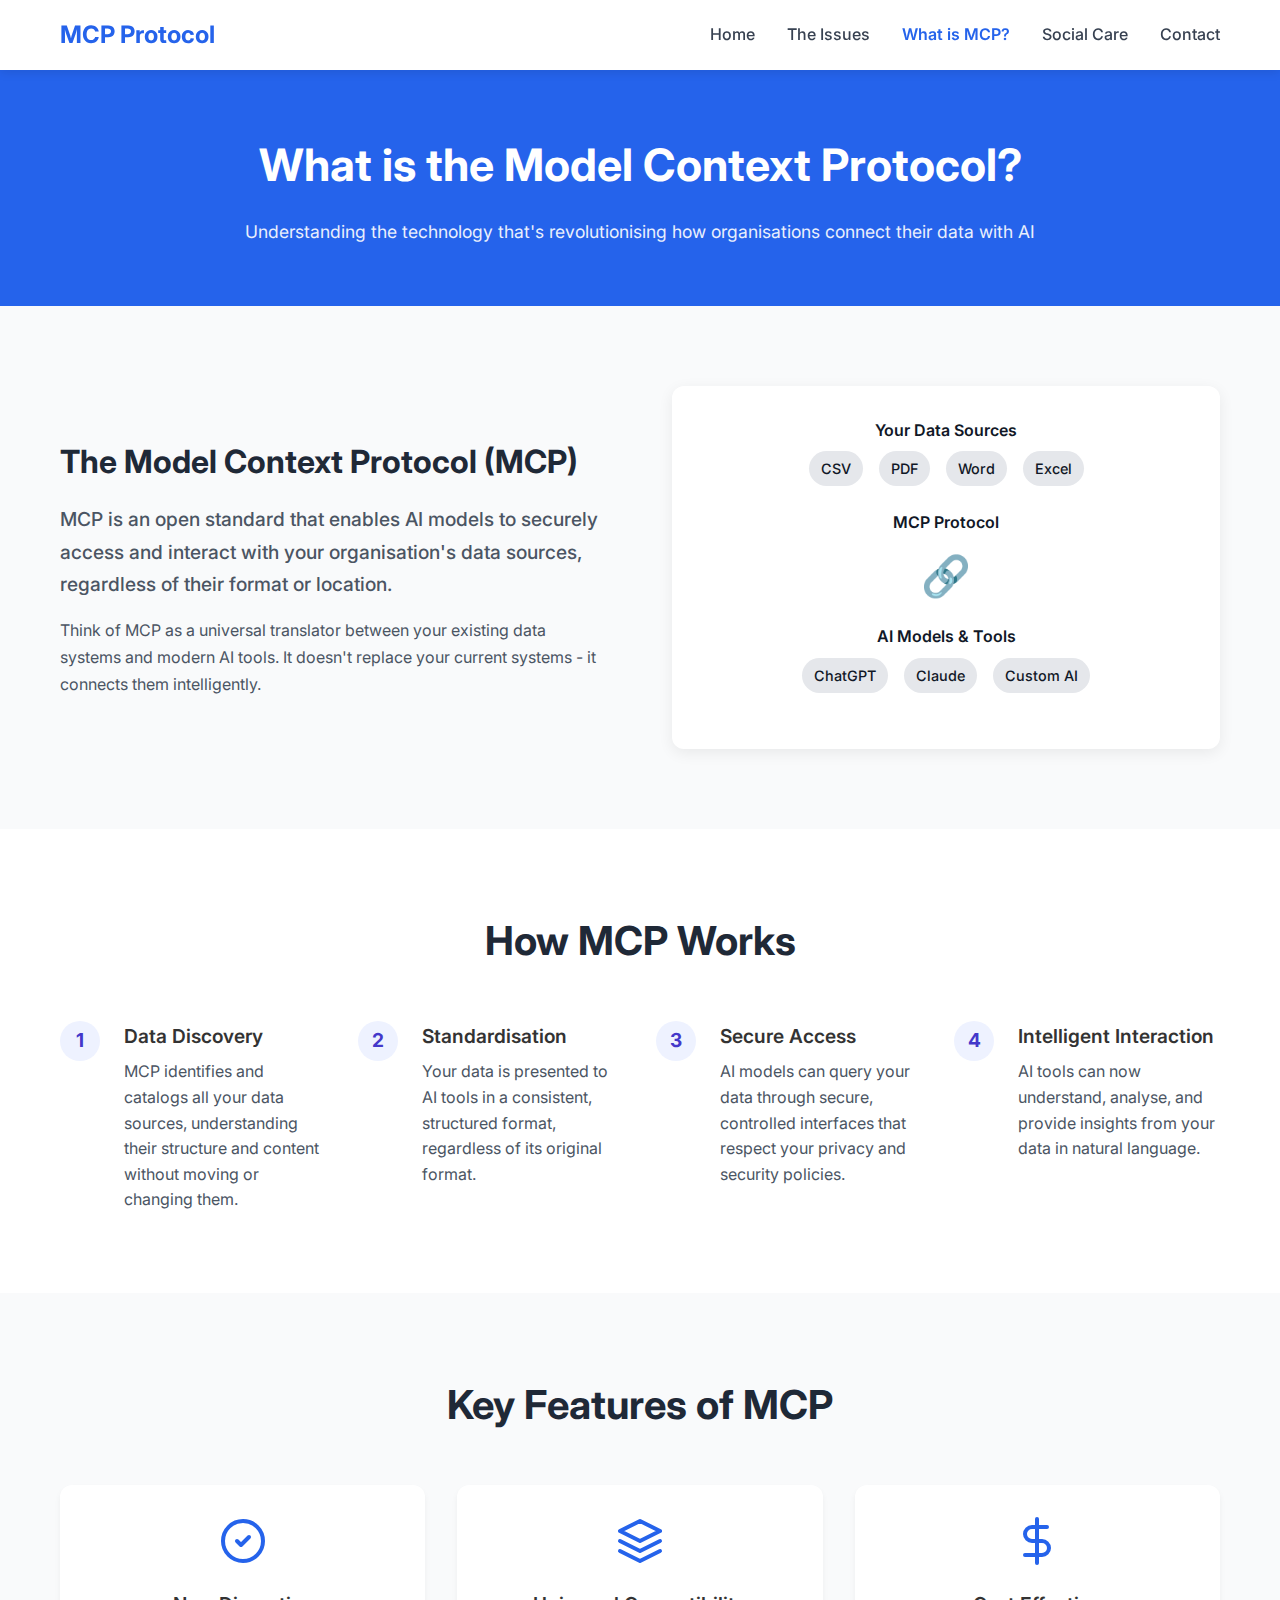
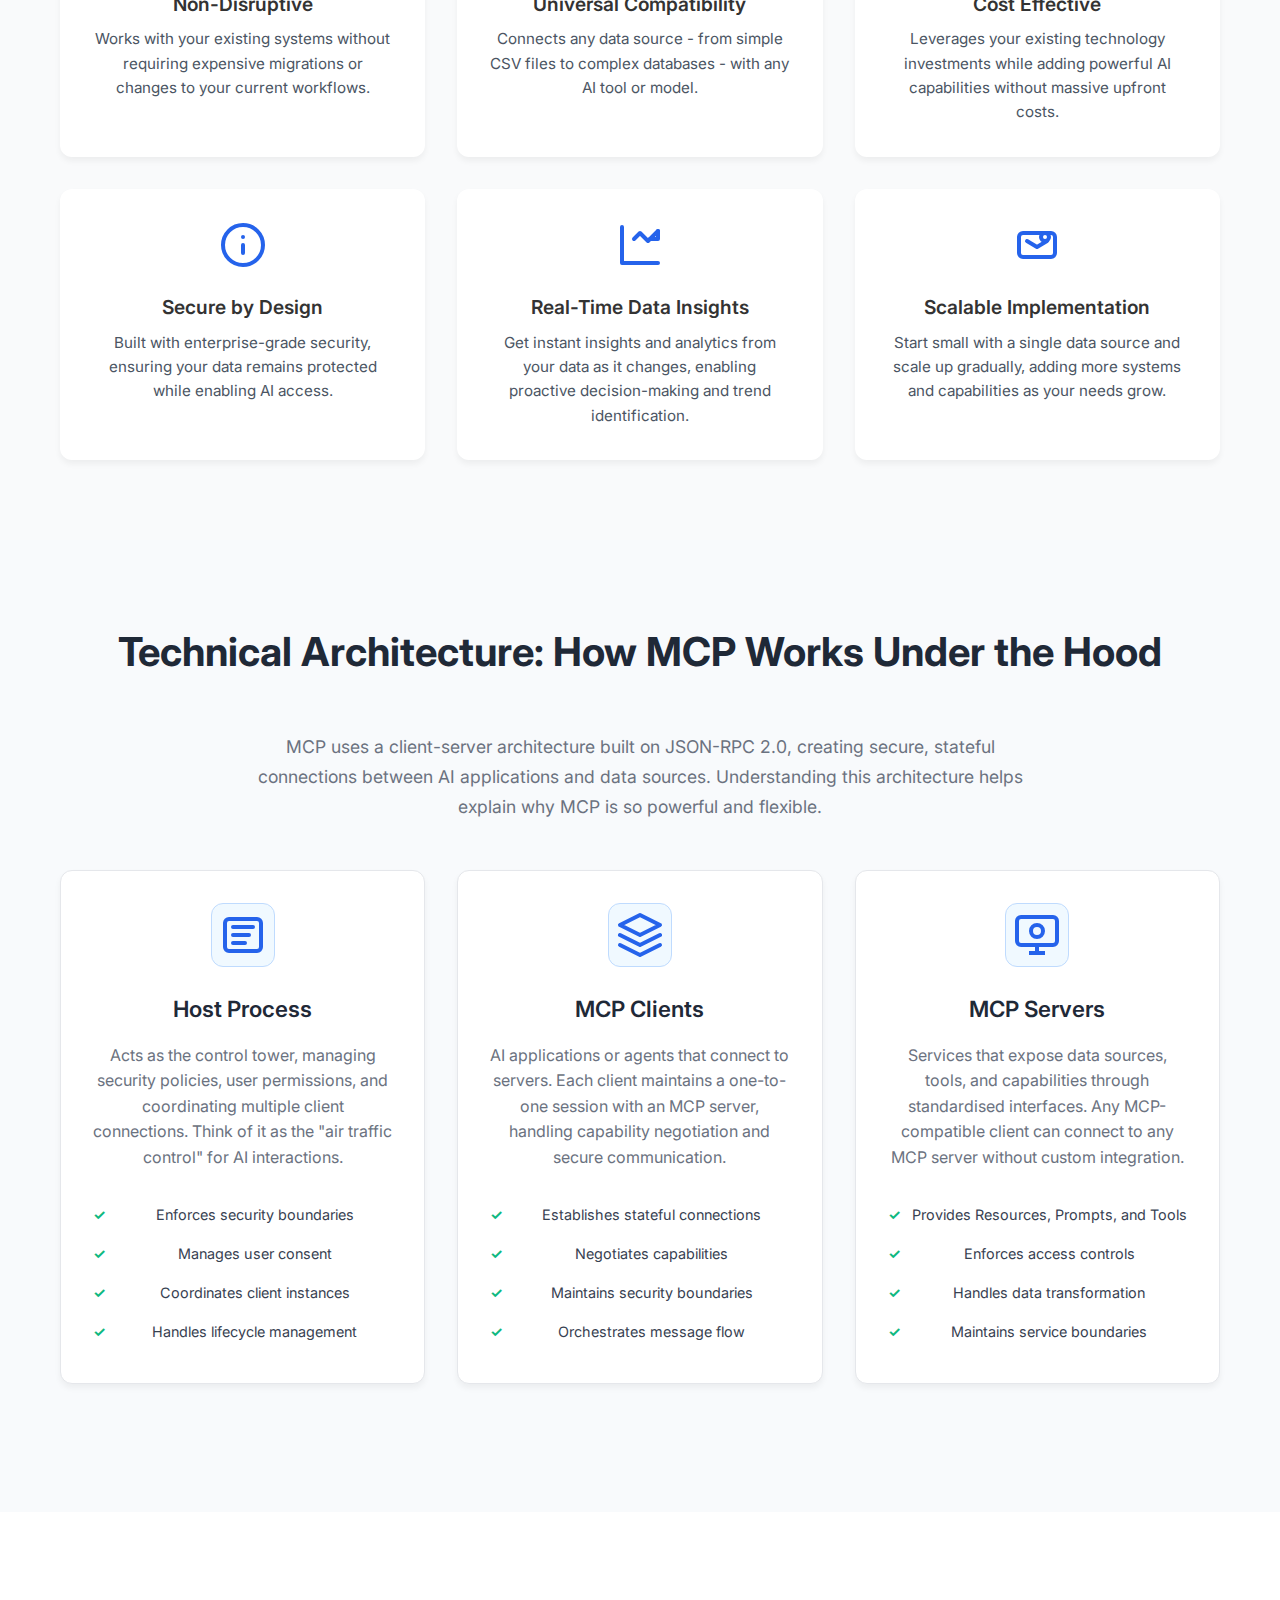
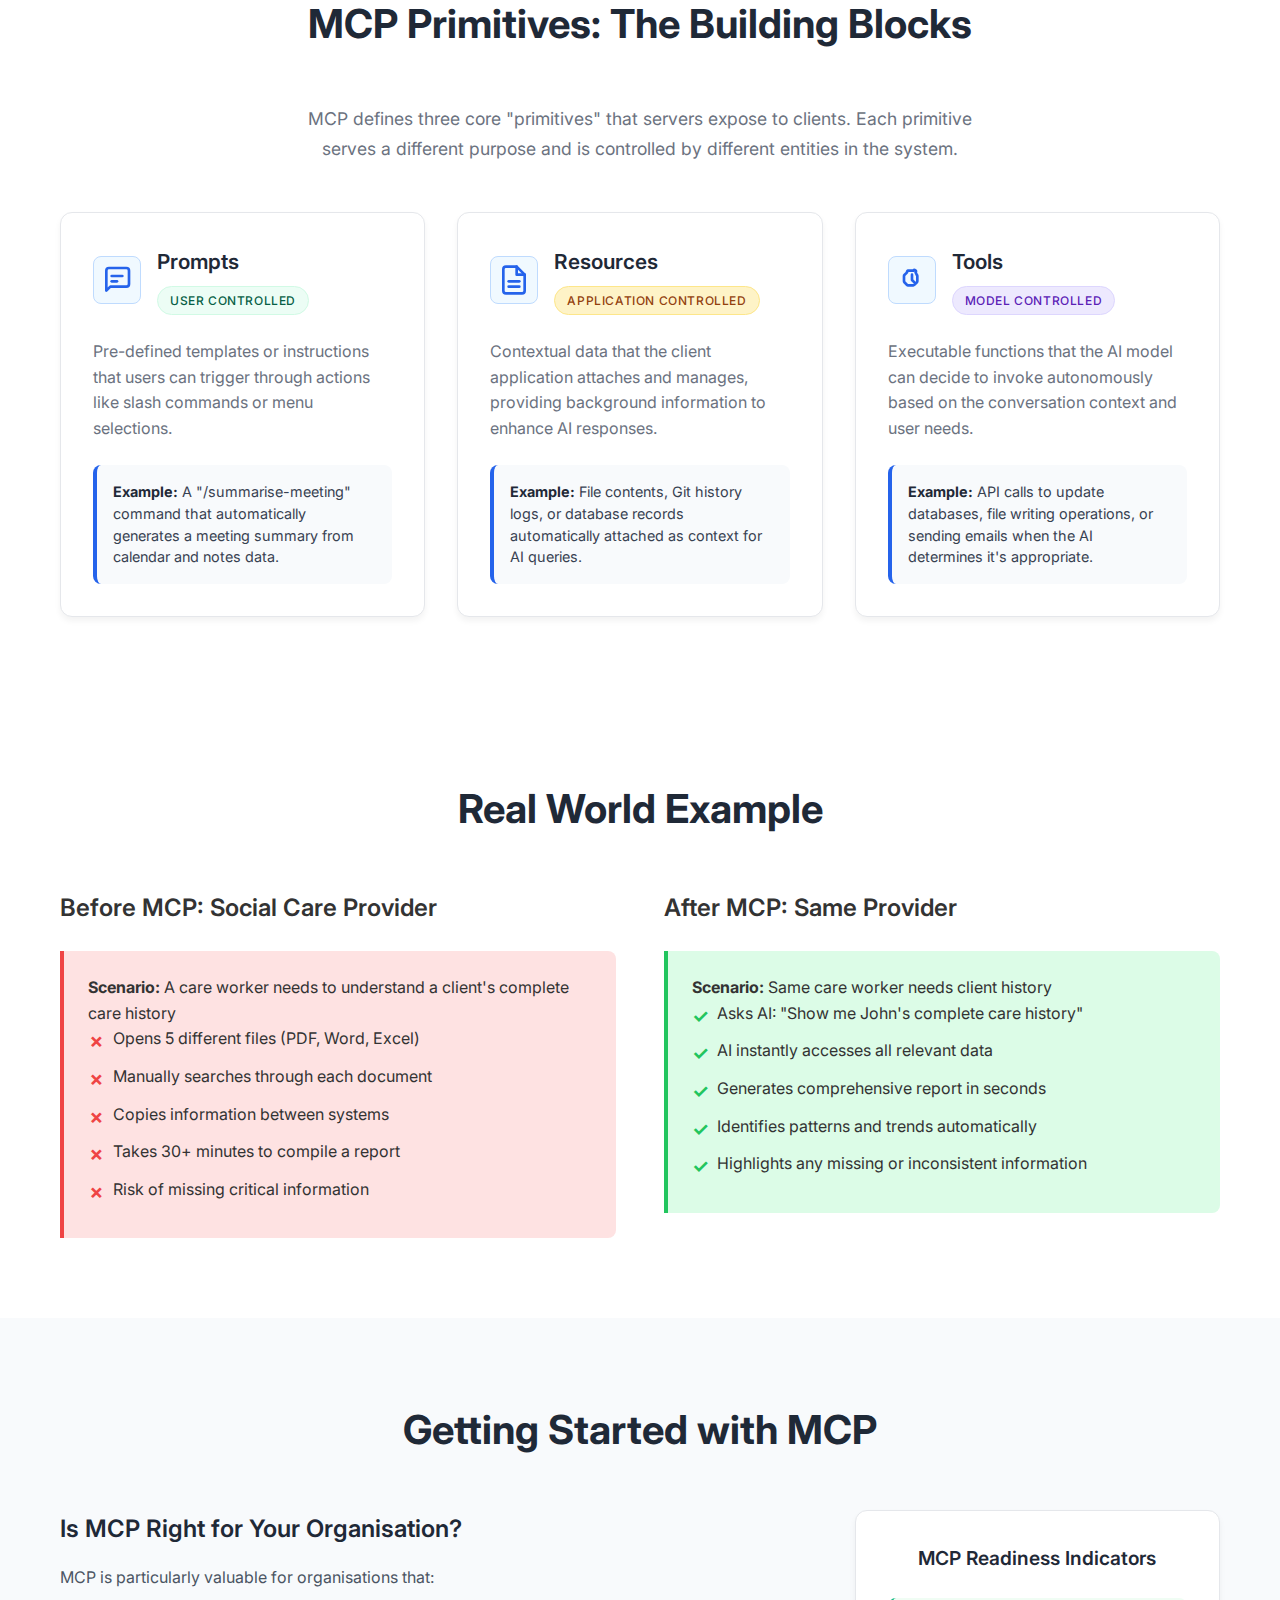
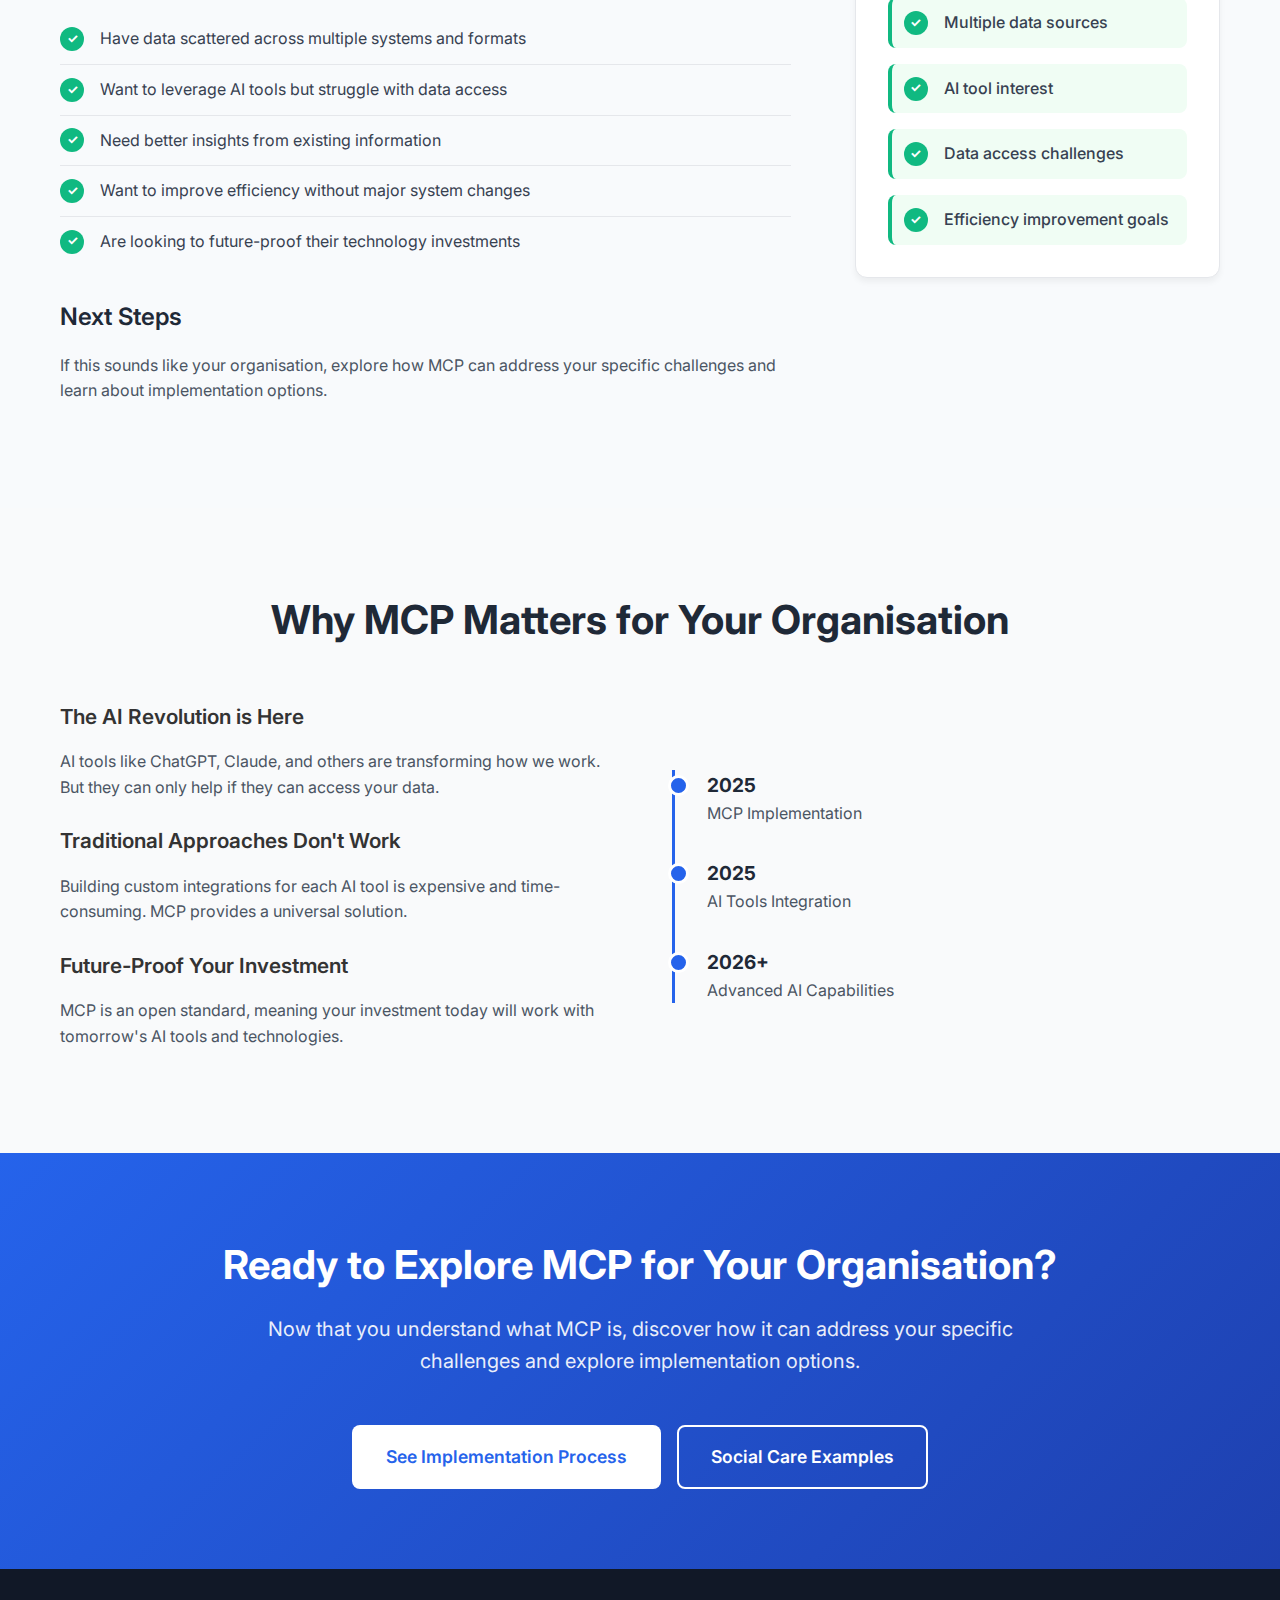
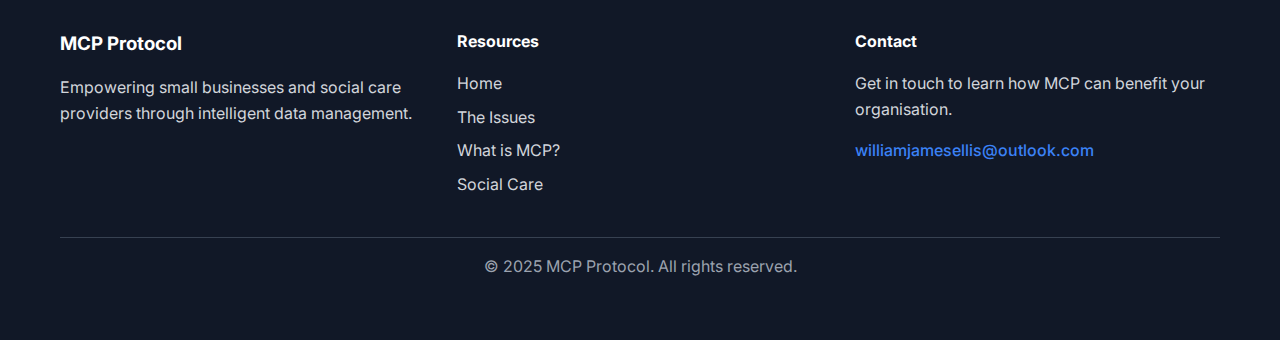
<file: what-is-mcp.html>
<!DOCTYPE html>
<html lang="en">
<head>
    <meta charset="UTF-8">
    <meta name="viewport" content="width=device-width, initial-scale=1.0">
    <title>What is MCP? - Model Context Protocol Explained</title>
    <link rel="stylesheet" href="styles.css">
    <link rel="stylesheet" href="what-is-mcp.css">
    <link href="https://fonts.googleapis.com/css2?family=Inter:wght@300;400;500;600;700&display=swap" rel="stylesheet">
</head>
<body>
    <header class="header">
        <nav class="nav">
            <div class="nav-container">
                <div class="logo">
                    <h2>MCP Protocol</h2>
                </div>
                <ul class="nav-menu">
                    <li><a href="index.html">Home</a></li>
                    <li><a href="issues.html">The Issues</a></li>
                    <li><a href="what-is-mcp.html" class="active">What is MCP?</a></li>
                    <li><a href="social-care.html">Social Care</a></li>
                    <li><a href="contact.html">Contact</a></li>
                </ul>
            </div>
        </nav>
    </header>

    <main>
        <!-- Hero Section -->
        <section class="page-hero">
            <div class="container">
                <h1 class="page-title">What is the Model Context Protocol?</h1>
                <p class="page-subtitle">Understanding the technology that's revolutionising how organisations connect their data with AI</p>
            </div>
        </section>

        <!-- MCP Definition -->
        <section class="mcp-definition">
            <div class="container">
                <div class="definition-content">
                    <div class="definition-text">
                        <h2>The Model Context Protocol (MCP)</h2>
                        <p class="definition-lead">MCP is an open standard that enables AI models to securely access and interact with your organisation's data sources, regardless of their format or location.</p>
                        <p>Think of MCP as a universal translator between your existing data systems and modern AI tools. It doesn't replace your current systems - it connects them intelligently.</p>
                    </div>
                    <div class="definition-visual">
                        <div class="mcp-architecture">
                            <div class="layer">
                                <span>Your Data Sources</span>
                                <div class="data-types">
                                    <span>CSV</span>
                                    <span>PDF</span>
                                    <span>Word</span>
                                    <span>Excel</span>
                                </div>
                            </div>
                            <div class="mcp-layer">
                                <span>MCP Protocol</span>
                                <div class="mcp-icon">🔗</div>
                            </div>
                            <div class="layer">
                                <span>AI Models & Tools</span>
                                <div class="ai-types">
                                    <span>ChatGPT</span>
                                    <span>Claude</span>
                                    <span>Custom AI</span>
                                </div>
                            </div>
                        </div>
                    </div>
                </div>
            </div>
        </section>

        <!-- How MCP Works -->
        <section class="how-mcp-works">
            <div class="container">
                <h2 class="section-title">How MCP Works</h2>
                <div class="workflow-steps">
                    <div class="workflow-step">
                        <div class="step-number">1</div>
                        <div class="step-content">
                            <h3>Data Discovery</h3>
                            <p>MCP identifies and catalogs all your data sources, understanding their structure and content without moving or changing them.</p>
                        </div>
                    </div>
                    <div class="workflow-step">
                        <div class="step-number">2</div>
                        <div class="step-content">
                            <h3>Standardisation</h3>
                            <p>Your data is presented to AI tools in a consistent, structured format, regardless of its original format.</p>
                        </div>
                    </div>
                    <div class="workflow-step">
                        <div class="step-number">3</div>
                        <div class="step-content">
                            <h3>Secure Access</h3>
                            <p>AI models can query your data through secure, controlled interfaces that respect your privacy and security policies.</p>
                        </div>
                    </div>
                    <div class="workflow-step">
                        <div class="step-number">4</div>
                        <div class="step-content">
                            <h3>Intelligent Interaction</h3>
                            <p>AI tools can now understand, analyse, and provide insights from your data in natural language.</p>
                        </div>
                    </div>
                </div>
            </div>
        </section>

        <!-- Key Features -->
        <section class="mcp-features">
            <div class="container">
                <h2 class="section-title">Key Features of MCP</h2>
                <div class="features-grid">
                    <div class="feature-card">
                        <div class="feature-icon">
                            <svg width="48" height="48" viewBox="0 0 24 24" fill="none" xmlns="http://www.w3.org/2000/svg">
                                <path d="M12 22C17.5228 22 22 17.5228 22 12C22 6.47715 17.5228 2 12 2C6.47715 2 2 6.47715 2 12C2 17.5228 6.47715 22 12 22Z" stroke="#2563eb" stroke-width="2"/>
                                <path d="M9 12L11 14L15 10" stroke="#2563eb" stroke-width="2" stroke-linecap="round" stroke-linejoin="round"/>
                            </svg>
                        </div>
                        <h3>Non-Disruptive</h3>
                        <p>Works with your existing systems without requiring expensive migrations or changes to your current workflows.</p>
                    </div>

                    <div class="feature-card">
                        <div class="feature-icon">
                            <svg width="48" height="48" viewBox="0 0 24 24" fill="none" xmlns="http://www.w3.org/2000/svg">
                                <path d="M12 2L2 7L12 12L22 7L12 2Z" stroke="#2563eb" stroke-width="2" stroke-linecap="round" stroke-linejoin="round"/>
                                <path d="M2 17L12 22L22 17" stroke="#2563eb" stroke-width="2" stroke-linecap="round" stroke-linejoin="round"/>
                                <path d="M2 12L12 17L22 12" stroke="#2563eb" stroke-width="2" stroke-linecap="round" stroke-linejoin="round"/>
                            </svg>
                        </div>
                        <h3>Universal Compatibility</h3>
                        <p>Connects any data source - from simple CSV files to complex databases - with any AI tool or model.</p>
                    </div>

                    <div class="feature-card">
                        <div class="feature-icon">
                            <svg width="48" height="48" viewBox="0 0 24 24" fill="none" xmlns="http://www.w3.org/2000/svg">
                                <path d="M12 1V23" stroke="#2563eb" stroke-width="2" stroke-linecap="round" stroke-linejoin="round"/>
                                <path d="M17 5H9.5C8.57174 5 7.6815 5.36875 7.02513 6.02513C6.36875 6.6815 6 7.57174 6 8.5C6 9.42826 6.36875 10.3185 7.02513 10.9749C7.6815 11.6313 8.57174 12 9.5 12H14.5C15.4283 12 16.3185 12.3687 16.9749 13.0251C17.6313 13.6815 18 14.5717 18 15.5C18 16.4283 17.6313 17.3185 16.9749 17.9749C16.3185 18.6313 15.4283 19 14.5 19H6" stroke="#2563eb" stroke-width="2" stroke-linecap="round" stroke-linejoin="round"/>
                            </svg>
                        </div>
                        <h3>Cost Effective</h3>
                        <p>Leverages your existing technology investments while adding powerful AI capabilities without massive upfront costs.</p>
                    </div>

                    <div class="feature-card">
                        <div class="feature-icon">
                            <svg width="48" height="48" viewBox="0 0 24 24" fill="none" xmlns="http://www.w3.org/2000/svg">
                                <path d="M12 22C17.5228 22 22 17.5228 22 12C22 6.47715 17.5228 2 12 2C6.47715 2 2 6.47715 2 12C2 17.5228 6.47715 22 12 22Z" stroke="#2563eb" stroke-width="2"/>
                                <path d="M12 16V12" stroke="#2563eb" stroke-width="2" stroke-linecap="round" stroke-linejoin="round"/>
                                <path d="M12 8H12.01" stroke="#2563eb" stroke-width="2" stroke-linecap="round" stroke-linejoin="round"/>
                            </svg>
                        </div>
                        <h3>Secure by Design</h3>
                        <p>Built with enterprise-grade security, ensuring your data remains protected while enabling AI access.</p>
                    </div>

                    <div class="feature-card">
                        <div class="feature-icon">
                            <svg width="48" height="48" viewBox="0 0 24 24" fill="none" xmlns="http://www.w3.org/2000/svg">
                                <path d="M3 3V21H21" stroke="#2563eb" stroke-width="2" stroke-linecap="round" stroke-linejoin="round"/>
                                <path d="M9 9L12 6L16 10L21 5" stroke="#2563eb" stroke-width="2" stroke-linecap="round" stroke-linejoin="round"/>
                                <path d="M21 5V9H17" stroke="#2563eb" stroke-width="2" stroke-linecap="round" stroke-linejoin="round"/>
                            </svg>
                        </div>
                        <h3>Real-Time Data Insights</h3>
                        <p>Get instant insights and analytics from your data as it changes, enabling proactive decision-making and trend identification.</p>
                    </div>

                    <div class="feature-card">
                        <div class="feature-icon">
                            <svg width="48" height="48" viewBox="0 0 24 24" fill="none" xmlns="http://www.w3.org/2000/svg">
                                <path d="M21 16V8A2 2 0 0 0 19 6H5A2 2 0 0 0 3 8V16A2 2 0 0 0 5 18H19A2 2 0 0 0 21 16Z" stroke="#2563eb" stroke-width="2" stroke-linecap="round" stroke-linejoin="round"/>
                                <path d="M7 10L12 13L17 10" stroke="#2563eb" stroke-width="2" stroke-linecap="round" stroke-linejoin="round"/>
                                <circle cx="16" cy="8" r="2" stroke="#2563eb" stroke-width="2"/>
                            </svg>
                        </div>
                        <h3>Scalable Implementation</h3>
                        <p>Start small with a single data source and scale up gradually, adding more systems and capabilities as your needs grow.</p>
                    </div>
                </div>
            </div>
        </section>

        <!-- Technical Architecture -->
        <section class="technical-architecture">
            <div class="container">
                <h2 class="section-title">Technical Architecture: How MCP Works Under the Hood</h2>
                <div class="architecture-content">
                    <div class="architecture-text">
                        <p>MCP uses a client-server architecture built on JSON-RPC 2.0, creating secure, stateful connections between AI applications and data sources. Understanding this architecture helps explain why MCP is so powerful and flexible.</p>
                    </div>
                    
                    <div class="architecture-components">
                        <div class="component-card">
                            <div class="component-icon">
                                <svg width="48" height="48" viewBox="0 0 24 24" fill="none" xmlns="http://www.w3.org/2000/svg">
                                    <rect x="3" y="4" width="18" height="16" rx="2" stroke="#2563eb" stroke-width="2"/>
                                    <path d="M7 8h10M7 12h8M7 16h6" stroke="#2563eb" stroke-width="2" stroke-linecap="round"/>
                                </svg>
                            </div>
                            <h3>Host Process</h3>
                            <p>Acts as the control tower, managing security policies, user permissions, and coordinating multiple client connections. Think of it as the "air traffic control" for AI interactions.</p>
                            <ul class="component-features">
                                <li>Enforces security boundaries</li>
                                <li>Manages user consent</li>
                                <li>Coordinates client instances</li>
                                <li>Handles lifecycle management</li>
                            </ul>
                        </div>

                        <div class="component-card">
                            <div class="component-icon">
                                <svg width="48" height="48" viewBox="0 0 24 24" fill="none" xmlns="http://www.w3.org/2000/svg">
                                    <path d="M12 2L2 7L12 12L22 7L12 2Z" stroke="#2563eb" stroke-width="2" stroke-linecap="round" stroke-linejoin="round"/>
                                    <path d="M2 17L12 22L22 17" stroke="#2563eb" stroke-width="2" stroke-linecap="round" stroke-linejoin="round"/>
                                    <path d="M2 12L12 17L22 12" stroke="#2563eb" stroke-width="2" stroke-linecap="round" stroke-linejoin="round"/>
                                </svg>
                            </div>
                            <h3>MCP Clients</h3>
                            <p>AI applications or agents that connect to servers. Each client maintains a one-to-one session with an MCP server, handling capability negotiation and secure communication.</p>
                            <ul class="component-features">
                                <li>Establishes stateful connections</li>
                                <li>Negotiates capabilities</li>
                                <li>Maintains security boundaries</li>
                                <li>Orchestrates message flow</li>
                            </ul>
                        </div>

                        <div class="component-card">
                            <div class="component-icon">
                                <svg width="48" height="48" viewBox="0 0 24 24" fill="none" xmlns="http://www.w3.org/2000/svg">
                                    <rect x="2" y="3" width="20" height="14" rx="2" ry="2" stroke="#2563eb" stroke-width="2"/>
                                    <line x1="8" y1="21" x2="16" y2="21" stroke="#2563eb" stroke-width="2"/>
                                    <line x1="12" y1="17" x2="12" y2="21" stroke="#2563eb" stroke-width="2"/>
                                    <circle cx="12" cy="10" r="3" stroke="#2563eb" stroke-width="2"/>
                                </svg>
                            </div>
                            <h3>MCP Servers</h3>
                            <p>Services that expose data sources, tools, and capabilities through standardised interfaces. Any MCP-compatible client can connect to any MCP server without custom integration.</p>
                            <ul class="component-features">
                                <li>Provides Resources, Prompts, and Tools</li>
                                <li>Enforces access controls</li>
                                <li>Handles data transformation</li>
                                <li>Maintains service boundaries</li>
                            </ul>
                        </div>
                    </div>
                </div>
            </div>
        </section>

        <!-- MCP Primitives -->
        <section class="mcp-primitives">
            <div class="container">
                <h2 class="section-title">MCP Primitives: The Building Blocks</h2>
                <div class="primitives-intro">
                    <p>MCP defines three core "primitives" that servers expose to clients. Each primitive serves a different purpose and is controlled by different entities in the system.</p>
                </div>
                
                <div class="primitives-grid">
                    <div class="primitive-card">
                        <div class="primitive-header">
                            <div class="primitive-icon">
                                <svg width="32" height="32" viewBox="0 0 24 24" fill="none" xmlns="http://www.w3.org/2000/svg">
                                    <path d="M21 15A2 2 0 0 1 19 17H7L4 20V5A2 2 0 0 1 6 3H19A2 2 0 0 1 21 5Z" stroke="#2563eb" stroke-width="2" stroke-linecap="round" stroke-linejoin="round"/>
                                    <path d="M8 9H16" stroke="#2563eb" stroke-width="2" stroke-linecap="round" stroke-linejoin="round"/>
                                    <path d="M8 13H12" stroke="#2563eb" stroke-width="2" stroke-linecap="round" stroke-linejoin="round"/>
                                </svg>
                            </div>
                            <div class="primitive-title">
                                <h3>Prompts</h3>
                                <span class="control-badge user-controlled">User Controlled</span>
                            </div>
                        </div>
                        <p>Pre-defined templates or instructions that users can trigger through actions like slash commands or menu selections.</p>
                        <div class="primitive-example">
                            <strong>Example:</strong> A "/summarise-meeting" command that automatically generates a meeting summary from calendar and notes data.
                        </div>
                    </div>

                    <div class="primitive-card">
                        <div class="primitive-header">
                            <div class="primitive-icon">
                                <svg width="32" height="32" viewBox="0 0 24 24" fill="none" xmlns="http://www.w3.org/2000/svg">
                                    <path d="M14 2H6A2 2 0 0 0 4 4V20A2 2 0 0 0 6 22H18A2 2 0 0 0 20 20V8L14 2Z" stroke="#2563eb" stroke-width="2" stroke-linecap="round" stroke-linejoin="round"/>
                                    <path d="M14 2V8H20" stroke="#2563eb" stroke-width="2" stroke-linecap="round" stroke-linejoin="round"/>
                                    <path d="M16 13H8" stroke="#2563eb" stroke-width="2" stroke-linecap="round" stroke-linejoin="round"/>
                                    <path d="M16 17H8" stroke="#2563eb" stroke-width="2" stroke-linecap="round" stroke-linejoin="round"/>
                                </svg>
                            </div>
                            <div class="primitive-title">
                                <h3>Resources</h3>
                                <span class="control-badge app-controlled">Application Controlled</span>
                            </div>
                        </div>
                        <p>Contextual data that the client application attaches and manages, providing background information to enhance AI responses.</p>
                        <div class="primitive-example">
                            <strong>Example:</strong> File contents, Git history logs, or database records automatically attached as context for AI queries.
                        </div>
                    </div>

                    <div class="primitive-card">
                        <div class="primitive-header">
                            <div class="primitive-icon">
                                <svg width="32" height="32" viewBox="0 0 24 24" fill="none" xmlns="http://www.w3.org/2000/svg">
                                    <path d="M14.7 6.3A1 1 0 0 0 13 5H9A1 1 0 0 0 8.3 6.3L6.3 8.3A1 1 0 0 0 6 9V13A1 1 0 0 0 6.3 13.7L8.3 15.7A1 1 0 0 0 9 16H13A1 1 0 0 0 13.7 15.7L15.7 13.7A1 1 0 0 0 16 13V9A1 1 0 0 0 15.7 8.3L14.7 6.3Z" stroke="#2563eb" stroke-width="2" stroke-linecap="round" stroke-linejoin="round"/>
                                    <path d="M12 8V12L14 14" stroke="#2563eb" stroke-width="2" stroke-linecap="round" stroke-linejoin="round"/>
                                </svg>
                            </div>
                            <div class="primitive-title">
                                <h3>Tools</h3>
                                <span class="control-badge model-controlled">Model Controlled</span>
                            </div>
                        </div>
                        <p>Executable functions that the AI model can decide to invoke autonomously based on the conversation context and user needs.</p>
                        <div class="primitive-example">
                            <strong>Example:</strong> API calls to update databases, file writing operations, or sending emails when the AI determines it's appropriate.
                        </div>
                    </div>
                </div>
            </div>
        </section>

        <!-- Real World Example -->
        <section class="real-world-example">
            <div class="container">
                <h2 class="section-title">Real World Example</h2>
                <div class="example-content">
                    <div class="example-scenario">
                        <h3>Before MCP: Social Care Provider</h3>
                        <div class="before-mcp">
                            <p><strong>Scenario:</strong> A care worker needs to understand a client's complete care history</p>
                            <ul class="example-list">
                                <li>Opens 5 different files (PDF, Word, Excel)</li>
                                <li>Manually searches through each document</li>
                                <li>Copies information between systems</li>
                                <li>Takes 30+ minutes to compile a report</li>
                                <li>Risk of missing critical information</li>
                            </ul>
                        </div>
                    </div>
                    <div class="example-scenario">
                        <h3>After MCP: Same Provider</h3>
                        <div class="after-mcp">
                            <p><strong>Scenario:</strong> Same care worker needs client history</p>
                            <ul class="example-list">
                                <li>Asks AI: "Show me John's complete care history"</li>
                                <li>AI instantly accesses all relevant data</li>
                                <li>Generates comprehensive report in seconds</li>
                                <li>Identifies patterns and trends automatically</li>
                                <li>Highlights any missing or inconsistent information</li>
                            </ul>
                        </div>
                    </div>
                </div>
            </div>
        </section>

        <!-- Getting Started -->
        <section class="getting-started">
            <div class="container">
                <h2 class="section-title">Getting Started with MCP</h2>
                <div class="getting-started-content">
                    <div class="getting-started-text">
                        <h3>Is MCP Right for Your Organisation?</h3>
                        <p>MCP is particularly valuable for organisations that:</p>
                        <ul class="checklist">
                            <li>Have data scattered across multiple systems and formats</li>
                            <li>Want to leverage AI tools but struggle with data access</li>
                            <li>Need better insights from existing information</li>
                            <li>Want to improve efficiency without major system changes</li>
                            <li>Are looking to future-proof their technology investments</li>
                        </ul>
                        
                        <h3>Next Steps</h3>
                        <p>If this sounds like your organisation, explore how MCP can address your specific challenges and learn about implementation options.</p>
                    </div>
                    <div class="getting-started-visual">
                        <div class="readiness-check">
                            <h4>MCP Readiness Indicators</h4>
                            <div class="check-items">
                                <div class="check-item">
                                    <span class="check-icon">✓</span>
                                    <span>Multiple data sources</span>
                                </div>
                                <div class="check-item">
                                    <span class="check-icon">✓</span>
                                    <span>AI tool interest</span>
                                </div>
                                <div class="check-item">
                                    <span class="check-icon">✓</span>
                                    <span>Data access challenges</span>
                                </div>
                                <div class="check-item">
                                    <span class="check-icon">✓</span>
                                    <span>Efficiency improvement goals</span>
                                </div>
                            </div>
                        </div>
                    </div>
                </div>
            </div>
        </section>

        <!-- Why MCP Matters -->
        <section class="why-mcp-matters">
            <div class="container">
                <h2 class="section-title">Why MCP Matters for Your Organisation</h2>
                <div class="matters-content">
                    <div class="matters-text">
                        <h3>The AI Revolution is Here</h3>
                        <p>AI tools like ChatGPT, Claude, and others are transforming how we work. But they can only help if they can access your data.</p>
                        
                        <h3>Traditional Approaches Don't Work</h3>
                        <p>Building custom integrations for each AI tool is expensive and time-consuming. MCP provides a universal solution.</p>
                        
                        <h3>Future-Proof Your Investment</h3>
                        <p>MCP is an open standard, meaning your investment today will work with tomorrow's AI tools and technologies.</p>
                    </div>
                    <div class="matters-visual">
                        <div class="timeline">
                            <div class="timeline-item">
                                <span class="year">2025</span>
                                <span class="event">MCP Implementation</span>
                            </div>
                            <div class="timeline-item">
                                <span class="year">2025</span>
                                <span class="event">AI Tools Integration</span>
                            </div>
                            <div class="timeline-item">
                                <span class="year">2026+</span>
                                <span class="event">Advanced AI Capabilities</span>
                            </div>
                        </div>
                    </div>
                </div>
            </div>
        </section>

        <!-- Call to Action -->
        <section class="cta">
            <div class="container">
                <h2>Ready to Explore MCP for Your Organisation?</h2>
                <p>Now that you understand what MCP is, discover how it can address your specific challenges and explore implementation options.</p>
                <div class="cta-buttons">
                    <a href="index.html#implementation" class="btn btn-primary">See Implementation Process</a>
                    <a href="social-care.html" class="btn btn-secondary">Social Care Examples</a>
                </div>
            </div>
        </section>
    </main>

    <footer class="footer">
        <div class="container">
            <div class="footer-content">
                <div class="footer-section">
                    <h3>MCP Protocol</h3>
                    <p>Empowering small businesses and social care providers through intelligent data management.</p>
                </div>
                <div class="footer-section">
                    <h4>Resources</h4>
                    <ul>
                        <li><a href="index.html">Home</a></li>
                        <li><a href="issues.html">The Issues</a></li>
                        <li><a href="what-is-mcp.html">What is MCP?</a></li>
                        <li><a href="social-care.html">Social Care</a></li>
                    </ul>
                </div>
                <div class="footer-section">
                    <h4>Contact</h4>
                    <p>Get in touch to learn how MCP can benefit your organisation.</p>
                    <a href="mailto:williamjamesellis@outlook.com" class="contact-link">williamjamesellis@outlook.com</a>
                </div>
            </div>
            <div class="footer-bottom">
                <p>&copy; 2025 MCP Protocol. All rights reserved.</p>
            </div>
        </div>
    </footer>
</body>
</html>
</file>
<file: what-is-mcp.css>
/* what-is-mcp.css */

/* MCP Definition Section */
.mcp-definition {
    padding: 80px 0;
    background-color: #f9fafb;
}

.definition-content {
    display: grid;
    grid-template-columns: 1fr 1fr;
    gap: 4rem;
    align-items: center;
}

.definition-text h2 {
    font-size: 2rem;
    font-weight: 700;
    color: #1f2937;
    margin-bottom: 1rem;
}

.definition-lead {
    font-size: 1.2rem;
    font-weight: 500;
    color: #374151;
    margin-bottom: 1rem;
}

.definition-text p {
    color: #4b5563;
    line-height: 1.7;
}

.mcp-architecture {
    text-align: center;
    padding: 2rem;
    background: white;
    border-radius: 12px;
    box-shadow: 0 4px 15px rgba(0,0,0,0.07);
}

.layer, .mcp-layer {
    margin-bottom: 1rem;
}
.mcp-layer {
    margin: 1rem 0;
}

.layer span, .mcp-layer span {
    font-weight: 600;
    color: #111827;
    display: block;
    margin-bottom: 0.5rem;
}

.data-types, .ai-types {
    display: flex;
    justify-content: center;
    gap: 1rem;
    flex-wrap: wrap;
}

.data-types span, .ai-types span {
    background: #e5e7eb;
    padding: 6px 12px;
    border-radius: 20px;
    font-size: 0.9rem;
    font-weight: 500;
}

.mcp-icon {
    font-size: 2.5rem;
}


/* How MCP Works Section */
.how-mcp-works {
    padding: 80px 0;
}

.workflow-steps {
    display: grid;
    grid-template-columns: repeat(auto-fit, minmax(250px, 1fr));
    gap: 2rem;
}

.workflow-step {
    display: flex;
    align-items: flex-start;
    gap: 1.5rem;
}

.workflow-step .step-number {
    flex-shrink: 0;
    width: 40px;
    height: 40px;
    background-color: #eef2ff;
    color: #4338ca;
    border-radius: 50%;
    display: flex;
    justify-content: center;
    align-items: center;
    font-weight: 700;
    font-size: 1.2rem;
}

.workflow-step h3 {
    font-size: 1.2rem;
    font-weight: 600;
    margin-bottom: 0.5rem;
}

.workflow-step p {
    color: #4b5563;
}


/* Key Features Section */
.mcp-features {
    padding: 80px 0;
    background-color: #f9fafb;
}

.features-grid {
    display: grid;
    grid-template-columns: repeat(auto-fit, minmax(280px, 1fr));
    gap: 2rem;
}

.feature-card {
    text-align: center;
    padding: 2rem;
    background: white;
    border-radius: 12px;
    box-shadow: 0 4px 6px rgba(0,0,0,0.05);
}

.feature-icon {
    margin-bottom: 1rem;
}

.feature-card h3 {
    font-size: 1.2rem;
    font-weight: 600;
    margin-bottom: 0.5rem;
}

.feature-card p {
    color: #4b5563;
    font-size: 0.95rem;
}


/* Real World Example Section */
.real-world-example {
    padding: 80px 0;
}

.example-content {
    display: grid;
    grid-template-columns: 1fr 1fr;
    gap: 3rem;
    align-items: start;
}

.example-scenario h3 {
    font-size: 1.5rem;
    font-weight: 600;
    margin-bottom: 1.5rem;
}

.before-mcp {
    background-color: #fee2e2;
    border-left: 4px solid #ef4444;
    padding: 1.5rem;
    border-radius: 0 8px 8px 0;
}

.after-mcp {
    background-color: #dcfce7;
    border-left: 4px solid #22c55e;
    padding: 1.5rem;
    border-radius: 0 8px 8px 0;
}

.example-list {
    list-style: none;
    padding-left: 0;
}

.example-list li {
    position: relative;
    padding-left: 25px;
    margin-bottom: 0.75rem;
}

.before-mcp .example-list li::before {
    content: '✗';
    color: #ef4444;
    position: absolute;
    left: 0;
    font-weight: bold;
    font-size: 1.2rem;
}

.after-mcp .example-list li::before {
    content: '✓';
    color: #22c55e;
    position: absolute;
    left: 0;
    font-weight: bold;
    font-size: 1.2rem;
}

/* Why MCP Matters Section */
.why-mcp-matters {
    padding: 80px 0;
    background: #f9fafb;
}

.matters-content {
    display: grid;
    grid-template-columns: 1fr 1fr;
    gap: 4rem;
    align-items: center;
}

.matters-text h3 {
    font-size: 1.3rem;
    font-weight: 600;
    margin-bottom: 1rem;
}
.matters-text p {
    color: #4b5563;
    margin-bottom: 1.5rem;
}

.timeline {
    border-left: 3px solid #2563eb;
    padding-left: 2rem;
}

.timeline-item {
    position: relative;
    margin-bottom: 2rem;
}

.timeline-item:last-child {
    margin-bottom: 0;
}

.timeline-item::before {
    content: '';
    position: absolute;
    left: -39px;
    top: 5px;
    width: 15px;
    height: 15px;
    background-color: #2563eb;
    border-radius: 50%;
    border: 3px solid white;
}

.year {
    font-weight: 700;
    font-size: 1.2rem;
    color: #1f2937;
}

.event {
    display: block;
    color: #4b5563;
}

/* Technical Architecture Section */
.technical-architecture {
    padding: 80px 0;
    background-color: #f8fafc;
}

.architecture-content {
    text-align: center;
    margin-bottom: 3rem;
}

.architecture-text p {
    font-size: 1.1rem;
    color: #6b7280;
    max-width: 800px;
    margin: 0 auto 3rem auto;
    line-height: 1.7;
}

.architecture-components {
    display: grid;
    grid-template-columns: repeat(auto-fit, minmax(300px, 1fr));
    gap: 2rem;
    margin-top: 3rem;
}

.component-card {
    background: white;
    border-radius: 12px;
    padding: 2rem;
    box-shadow: 0 4px 6px rgba(0, 0, 0, 0.05);
    border: 1px solid #e5e7eb;
    transition: transform 0.3s ease, box-shadow 0.3s ease;
}

.component-card:hover {
    transform: translateY(-5px);
    box-shadow: 0 10px 25px rgba(0, 0, 0, 0.1);
}

.component-icon {
    display: flex;
    align-items: center;
    justify-content: center;
    width: 64px;
    height: 64px;
    background: #f0f9ff;
    border-radius: 12px;
    margin: 0 auto 1.5rem auto;
    border: 1px solid #bfdbfe;
}

.component-card h3 {
    font-size: 1.4rem;
    font-weight: 600;
    color: #1f2937;
    margin-bottom: 1rem;
    text-align: center;
}

.component-card p {
    color: #6b7280;
    line-height: 1.6;
    margin-bottom: 1.5rem;
    text-align: center;
}

.component-features {
    list-style: none;
    padding: 0;
    margin: 0;
}

.component-features li {
    padding: 0.5rem 0;
    color: #374151;
    font-size: 0.9rem;
    position: relative;
    padding-left: 1.5rem;
}

.component-features li::before {
    content: '✓';
    position: absolute;
    left: 0;
    color: #10b981;
    font-weight: bold;
}

/* MCP Primitives Section */
.mcp-primitives {
    padding: 80px 0;
    background-color: #ffffff;
}

.primitives-intro {
    text-align: center;
    margin-bottom: 3rem;
}

.primitives-intro p {
    font-size: 1.1rem;
    color: #6b7280;
    max-width: 700px;
    margin: 0 auto;
    line-height: 1.7;
}

.primitives-grid {
    display: grid;
    grid-template-columns: repeat(auto-fit, minmax(320px, 1fr));
    gap: 2rem;
    margin-top: 3rem;
}

.primitive-card {
    background: white;
    border-radius: 12px;
    padding: 2rem;
    box-shadow: 0 4px 6px rgba(0, 0, 0, 0.05);
    border: 1px solid #e5e7eb;
    transition: transform 0.3s ease, box-shadow 0.3s ease;
}

.primitive-card:hover {
    transform: translateY(-5px);
    box-shadow: 0 10px 25px rgba(0, 0, 0, 0.1);
}

.primitive-header {
    display: flex;
    align-items: center;
    gap: 1rem;
    margin-bottom: 1.5rem;
}

.primitive-icon {
    display: flex;
    align-items: center;
    justify-content: center;
    width: 48px;
    height: 48px;
    background: #f0f9ff;
    border-radius: 8px;
    border: 1px solid #bfdbfe;
    flex-shrink: 0;
}

.primitive-title {
    flex-grow: 1;
}

.primitive-title h3 {
    font-size: 1.3rem;
    font-weight: 600;
    color: #1f2937;
    margin: 0 0 0.5rem 0;
}

.control-badge {
    display: inline-block;
    padding: 0.25rem 0.75rem;
    border-radius: 20px;
    font-size: 0.75rem;
    font-weight: 500;
    text-transform: uppercase;
    letter-spacing: 0.05em;
}

.user-controlled {
    background: #ecfdf5;
    color: #065f46;
    border: 1px solid #d1fae5;
}

.app-controlled {
    background: #fef3c7;
    color: #92400e;
    border: 1px solid #fde68a;
}

.model-controlled {
    background: #ede9fe;
    color: #5b21b6;
    border: 1px solid #ddd6fe;
}

.primitive-card p {
    color: #6b7280;
    line-height: 1.6;
    margin-bottom: 1.5rem;
}

.primitive-example {
    background: #f8fafc;
    padding: 1rem;
    border-radius: 8px;
    border-left: 4px solid #2563eb;
    font-size: 0.9rem;
    color: #374151;
    line-height: 1.5;
}

.primitive-example strong {
    color: #1f2937;
}

/* Cost of Waiting Section */
.cost-of-waiting {
    padding: 80px 0;
    background: linear-gradient(135deg, #fef2f2 0%, #fef7f7 100%);
    border-top: 3px solid #ef4444;
}

.warning-intro {
    text-align: center;
    margin-bottom: 3rem;
}

.warning-intro p {
    font-size: 1.2rem;
    color: #7f1d1d;
    max-width: 800px;
    margin: 0 auto;
    line-height: 1.7;
    font-weight: 500;
}

.risks-grid {
    display: grid;
    grid-template-columns: repeat(auto-fit, minmax(320px, 1fr));
    gap: 2rem;
    margin-bottom: 4rem;
}

.risk-card {
    background: white;
    border-radius: 12px;
    padding: 2rem;
    box-shadow: 0 4px 6px rgba(0, 0, 0, 0.05);
    border-left: 4px solid transparent;
    transition: transform 0.3s ease, box-shadow 0.3s ease;
    position: relative;
}

.risk-card:hover {
    transform: translateY(-5px);
    box-shadow: 0 10px 25px rgba(0, 0, 0, 0.15);
}

.risk-card.urgent {
    border-left-color: #ef4444;
    background: linear-gradient(135deg, #ffffff 0%, #fef2f2 100%);
}

.risk-card.high {
    border-left-color: #f59e0b;
    background: linear-gradient(135deg, #ffffff 0%, #fffbeb 100%);
}

.risk-card.medium {
    border-left-color: #8b5cf6;
    background: linear-gradient(135deg, #ffffff 0%, #faf5ff 100%);
}

.risk-icon {
    display: flex;
    align-items: center;
    justify-content: center;
    width: 64px;
    height: 64px;
    border-radius: 12px;
    margin-bottom: 1.5rem;
    border: 2px solid transparent;
}

.risk-card.urgent .risk-icon {
    background: #fef2f2;
    border-color: #fecaca;
}

.risk-card.high .risk-icon {
    background: #fffbeb;
    border-color: #fed7aa;
}

.risk-card.medium .risk-icon {
    background: #faf5ff;
    border-color: #e9d5ff;
}

.risk-card h3 {
    font-size: 1.4rem;
    font-weight: 600;
    color: #1f2937;
    margin-bottom: 1rem;
}

.risk-card p {
    color: #4b5563;
    line-height: 1.6;
    margin-bottom: 1.5rem;
}

.risk-consequence {
    background: #f8fafc;
    padding: 1rem;
    border-radius: 8px;
    border-left: 4px solid #6b7280;
    font-size: 0.9rem;
    color: #374151;
    line-height: 1.5;
}

.risk-consequence strong {
    color: #1f2937;
    font-weight: 600;
}

.timeline-pressure {
    background: white;
    border-radius: 12px;
    padding: 2.5rem;
    box-shadow: 0 4px 6px rgba(0, 0, 0, 0.05);
    border: 1px solid #e5e7eb;
}

.timeline-pressure h3 {
    font-size: 1.5rem;
    font-weight: 700;
    color: #1f2937;
    text-align: center;
    margin-bottom: 2rem;
}

.pressure-timeline {
    display: flex;
    flex-direction: column;
    gap: 1.5rem;
}

.timeline-phase {
    display: grid;
    grid-template-columns: 120px 200px 1fr;
    gap: 1.5rem;
    align-items: start;
    padding: 1.5rem;
    border-radius: 8px;
    border-left: 4px solid transparent;
    transition: transform 0.3s ease;
}

.timeline-phase:hover {
    transform: translateX(10px);
}

.timeline-phase.current {
    background: #f0fdf4;
    border-left-color: #22c55e;
}

.timeline-phase.near {
    background: #fffbeb;
    border-left-color: #f59e0b;
}

.timeline-phase.future {
    background: #fef2f2;
    border-left-color: #ef4444;
}

.phase-period {
    font-weight: 700;
    font-size: 1.1rem;
    color: #1f2937;
}

.phase-status {
    font-weight: 600;
    font-size: 1rem;
    color: #374151;
}

.phase-description {
    color: #6b7280;
    line-height: 1.5;
    font-size: 0.95rem;
}

/* Responsive adjustments for cost of waiting */
@media (max-width: 768px) {
    .risks-grid {
        grid-template-columns: 1fr;
    }
    
    .timeline-phase {
        grid-template-columns: 1fr;
        gap: 0.5rem;
        text-align: center;
    }
    
    .timeline-phase:hover {
        transform: none;
    }
}

/* Getting Started Section */
.getting-started {
    background: #f8fafc;
    padding: 5rem 0;
}

.getting-started-content {
    display: grid;
    grid-template-columns: 2fr 1fr;
    gap: 4rem;
    align-items: start;
}

.getting-started-text h3 {
    font-size: 1.5rem;
    font-weight: 600;
    color: #1f2937;
    margin-bottom: 1rem;
}

.getting-started-text p {
    color: #4b5563;
    line-height: 1.6;
    margin-bottom: 1.5rem;
}

.checklist {
    list-style: none;
    padding: 0;
    margin-bottom: 2rem;
}

.checklist li {
    display: flex;
    align-items: center;
    padding: 0.75rem 0;
    color: #374151;
    border-bottom: 1px solid #e5e7eb;
}

.checklist li:last-child {
    border-bottom: none;
}

.checklist li::before {
    content: "✓";
    display: inline-flex;
    align-items: center;
    justify-content: center;
    width: 24px;
    height: 24px;
    background: #10b981;
    color: white;
    border-radius: 50%;
    margin-right: 1rem;
    font-weight: bold;
    font-size: 0.8rem;
    flex-shrink: 0;
}

.readiness-check {
    background: white;
    border-radius: 12px;
    padding: 2rem;
    box-shadow: 0 4px 6px rgba(0, 0, 0, 0.05);
    border: 1px solid #e5e7eb;
}

.readiness-check h4 {
    font-size: 1.2rem;
    font-weight: 600;
    color: #1f2937;
    margin-bottom: 1.5rem;
    text-align: center;
}

.check-items {
    display: flex;
    flex-direction: column;
    gap: 1rem;
}

.check-item {
    display: flex;
    align-items: center;
    gap: 1rem;
    padding: 0.75rem;
    background: #f0fdf4;
    border-radius: 8px;
    border-left: 4px solid #10b981;
}

.check-icon {
    display: inline-flex;
    align-items: center;
    justify-content: center;
    width: 24px;
    height: 24px;
    background: #10b981;
    color: white;
    border-radius: 50%;
    font-weight: bold;
    font-size: 0.8rem;
    flex-shrink: 0;
}

.check-item span:last-child {
    color: #374151;
    font-weight: 500;
}

/* Responsive adjustments */
@media (max-width: 768px) {
    .definition-content,
    .example-content,
    .matters-content,
    .getting-started-content {
        grid-template-columns: 1fr;
    }
    
    .architecture-components,
    .primitives-grid {
        grid-template-columns: 1fr;
    }
    
    .primitive-header {
        flex-direction: column;
        text-align: center;
        gap: 0.5rem;
    }
    
    .primitive-title {
        text-align: center;
    }
}
</file>
<file: styles.css>
/* Reset and Base Styles */
* {
    margin: 0;
    padding: 0;
    box-sizing: border-box;
}

body {
    font-family: 'Inter', -apple-system, BlinkMacSystemFont, 'Segoe UI', Roboto, sans-serif;
    line-height: 1.6;
    color: #333;
    background-color: #ffffff;
}

main {
    padding-top: 70px;
}

.container {
    max-width: 1200px;
    margin: 0 auto;
    padding: 0 20px;
}

/* Header and Navigation */
.header {
    background: #ffffff;
    box-shadow: 0 2px 10px rgba(0, 0, 0, 0.1);
    position: fixed;
    width: 100%;
    top: 0;
    z-index: 1000;
}

.nav-container {
    max-width: 1200px;
    margin: 0 auto;
    padding: 0 20px;
    display: flex;
    justify-content: space-between;
    align-items: center;
    height: 70px;
}

.logo h2 {
    color: #2563eb;
    font-weight: 700;
    font-size: 1.5rem;
}

.nav-menu {
    display: flex;
    list-style: none;
    gap: 2rem;
}

.nav-menu a {
    text-decoration: none;
    color: #374151;
    font-weight: 500;
    transition: color 0.3s ease;
}

.nav-menu a:hover {
    color: #2563eb;
}

.nav-menu a.active {
    color: #2563eb;
    font-weight: 600;
}

/* Hero Section */
.hero {
    padding: 120px 0 80px;
    background: linear-gradient(135deg, #667eea 0%, #764ba2 100%);
    color: white;
    min-height: 100vh;
    display: flex;
    align-items: center;
}

.hero-container {
    max-width: 1200px;
    margin: 0 auto;
    padding: 0 20px;
    display: grid;
    grid-template-columns: 1fr 1fr;
    gap: 4rem;
    align-items: center;
}

.hero-title {
    font-size: 3.5rem;
    font-weight: 700;
    line-height: 1.2;
    margin-bottom: 1.5rem;
}

.hero-subtitle {
    font-size: 1.25rem;
    margin-bottom: 2rem;
    opacity: 0.9;
    line-height: 1.6;
}

.hero-cta {
    display: flex;
    gap: 1rem;
    flex-wrap: wrap;
}

/* Page Hero (for inner pages) */
.page-hero {
    padding: 60px 0;
    background: #2563eb;
    color: white;
    text-align: center;
}

.page-title {
    font-size: 2.8rem;
    font-weight: 700;
    margin-bottom: 1rem;
}

.page-subtitle {
    font-size: 1.1rem;
    max-width: 800px;
    margin: 0 auto;
    opacity: 0.9;
}


/* Buttons */
.btn {
    display: inline-block;
    padding: 12px 24px;
    border-radius: 8px;
    text-decoration: none;
    font-weight: 600;
    transition: all 0.3s ease;
    border: none;
    cursor: pointer;
    font-size: 1rem;
}

.btn-primary {
    background: #ffffff;
    color: #2563eb;
}

.btn-primary:hover {
    background: #f3f4f6;
    transform: translateY(-2px);
}

.btn-secondary {
    background: transparent;
    color: white;
    border: 2px solid white;
}

.btn-secondary:hover {
    background: white;
    color: #2563eb;
    transform: translateY(-2px);
}

/* Hero Visual */
.hero-visual {
    display: flex;
    justify-content: center;
    align-items: center;
}

.data-flow-animation {
    display: flex;
    align-items: center;
    gap: 1rem;
    flex-wrap: wrap;
    justify-content: center;
}

.data-block, .mcp-block, .ai-block {
    padding: 12px 20px;
    border-radius: 8px;
    font-weight: 600;
    font-size: 0.9rem;
}

.data-block {
    background: rgba(255, 255, 255, 0.2);
    color: white;
}

.mcp-block {
    background: #ffffff;
    color: #2563eb;
}

.ai-block {
    background: #10b981;
    color: white;
}

.arrow {
    font-size: 1.5rem;
    color: white;
    font-weight: bold;
}

/* Section Styles */
.section-title {
    text-align: center;
    font-size: 2.5rem;
    font-weight: 700;
    margin-bottom: 3rem;
    color: #1f2937;
}

/* Benefits Section */
.benefits {
    padding: 80px 0;
    background: #f9fafb;
}

.benefits-grid {
    display: grid;
    grid-template-columns: repeat(auto-fit, minmax(280px, 1fr));
    gap: 2rem;
}

.benefit-card {
    background: white;
    padding: 2rem;
    border-radius: 12px;
    box-shadow: 0 4px 6px rgba(0, 0, 0, 0.05);
    transition: transform 0.3s ease, box-shadow 0.3s ease;
    text-align: center;
}

.benefit-card:hover {
    transform: translateY(-5px);
    box-shadow: 0 10px 25px rgba(0, 0, 0, 0.1);
}

.benefit-icon {
    margin-bottom: 1rem;
    display: flex;
    justify-content: center;
    align-items: center;
    transition: transform 0.3s ease;
}

.benefit-card:hover .benefit-icon {
    transform: scale(1.1);
}

.benefit-icon svg {
    filter: drop-shadow(0 2px 4px rgba(37, 99, 235, 0.1));
}

.benefit-card h3 {
    font-size: 1.25rem;
    font-weight: 600;
    margin-bottom: 1rem;
    color: #1f2937;
}

.benefit-card p {
    color: #6b7280;
    line-height: 1.6;
}

/* CTA Section - Styles moved to bottom of file with form styles */

/* Footer */
.footer {
    background: #111827;
    color: #d1d5db;
    padding: 60px 0;
}

.footer-content {
    display: grid;
    grid-template-columns: repeat(auto-fit, minmax(250px, 1fr));
    gap: 2rem;
}

.footer-section h3, .footer-section h4 {
    color: white;
    margin-bottom: 1rem;
}

.footer-section p {
    margin-bottom: 1rem;
}

.footer-section ul {
    list-style: none;
}

.footer-section ul li {
    margin-bottom: 0.5rem;
}

.footer-section ul li a {
    text-decoration: none;
    color: #d1d5db;
    transition: color 0.3s ease;
}

.footer-section ul li a:hover {
    color: #ffffff;
}

.contact-link {
    color: #3b82f6;
    text-decoration: none;
    font-weight: 500;
}

.footer-bottom {
    text-align: center;
    margin-top: 2rem;
    padding-top: 1rem;
    border-top: 1px solid #374151;
    color: #9ca3af;
}

/* --- Issues Page Specific Styles --- */

.problem-overview {
    padding: 80px 0;
    background: white;
}
.overview-content {
    display: grid;
    grid-template-columns: 1fr 1fr;
    gap: 4rem;
    align-items: center;
}
.overview-text h2 {
    font-size: 2rem;
    font-weight: 600;
    margin-bottom: 1.5rem;
    color: #1f2937;
}
.overview-text p {
    font-size: 1.125rem;
    line-height: 1.6;
    color: #6b7280;
}
.problem-diagram {
    text-align: center;
}
.data-sources {
    display: flex;
    flex-wrap: wrap;
    gap: 0.5rem;
    justify-content: center;
    margin-bottom: 1rem;
}
.data-sources span {
    background: #f3f4f6;
    padding: 8px 16px;
    border-radius: 20px;
    font-size: 0.875rem;
    font-weight: 500;
    color: #6b7280;
}
.problem-arrow {
    font-size: 2rem;
    color: #ef4444;
    margin: 1rem 0;
}
.problem-result {
    font-weight: 600;
    color: #ef4444;
    font-size: 1.125rem;
}

.why-it-matters {
    padding: 40px 0;
    text-align: center;
}
.why-it-matters p {
    max-width: 800px;
    margin: 0 auto;
    font-size: 1.125rem;
    color: #4b5563;
}


.key-issues {
    padding: 80px 0;
    background: #f9fafb;
}
.issues-grid {
    display: grid;
    grid-template-columns: repeat(auto-fit, minmax(320px, 1fr));
    gap: 2rem;
}
.issue-card {
    background: white;
    padding: 2rem;
    border-radius: 12px;
    box-shadow: 0 4px 6px rgba(0,0,0,0.05);
}
.issue-icon {
    margin-bottom: 1rem;
}
.issue-card h3 {
    font-size: 1.25rem;
    font-weight: 600;
    margin-bottom: 1rem;
    color: #1f2937;
}
.issue-card p {
    color: #6b7280;
    line-height: 1.6;
    margin-bottom: 1rem;
}
.issue-details {
    list-style: none;
    padding: 0;
}
.issue-details li {
    padding: 0.25rem 0;
    color: #6b7280;
    font-size: .9rem;
    position: relative;
    padding-left: 1.2rem;
}
.issue-details li::before {
    content: "•";
    position: absolute;
    left: 0;
    color: #ef4444;
}

.impact {
    padding: 80px 0;
}
.impact-content {
    display: grid;
    grid-template-columns: 1fr 1fr;
    gap: 4rem;
    align-items: start;
}
.impact-text h3 {
    font-size: 1.5rem;
    font-weight: 600;
    margin-bottom: 1rem;
    color: #1f2937;
}
.impact-list {
    list-style: none;
    margin-bottom: 2rem;
    padding: 0;
}
.impact-list li {
    padding: .5rem 0;
    border-bottom: 1px solid #e5e7eb;
    color: #6b7280;
    position: relative;
    padding-left: 1.5rem;
}
.impact-list li::before {
    content: "→";
    position: absolute;
    left: 0;
    color: #ef4444;
    font-weight: bold;
}
.impact-visual {
    background: #f9fafb;
    padding: 2rem;
    border-radius: 12px;
}
.chart-bar {
    margin-bottom: 1.5rem;
}
.chart-bar:last-child {
    margin-bottom: 0;
}
.chart-bar span {
    display: block;
    margin-bottom: .5rem;
    font-weight: 500;
    color: #374151;
}
.bar {
    height: 30px;
    background: linear-gradient(90deg, #ef4444, #f87171);
    border-radius: 15px;
    display: flex;
    align-items: center;
    justify-content: center;
    color: white;
    font-weight: 600;
    font-size: .875rem;
}

/* Social Care Pages Common Styles */

/* Social Care Challenges */
.social-care-challenges {
    padding: 80px 0;
    background: white;
}

.challenges-overview {
    display: grid;
    grid-template-columns: 1fr 1fr;
    gap: 4rem;
    align-items: center;
}

.challenge-text p {
    font-size: 1.25rem;
    line-height: 1.6;
    color: #6b7280;
    margin-bottom: 2rem;
}

.challenge-stats {
    display: flex;
    flex-direction: column;
    gap: 1rem;
}

.stat-item {
    text-align: center;
    background: #f9fafb;
    padding: 1.5rem;
    border-radius: 12px;
    border-left: 4px solid #2563eb;
}

.stat-number {
    font-size: 3rem;
    font-weight: 700;
    color: #2563eb;
    margin-bottom: 0.5rem;
}

.stat-label {
    font-size: 1.125rem;
    color: #6b7280;
    font-weight: 500;
}

/* Social Care Scenarios */
.social-care-scenarios {
    padding: 80px 0;
    background: #f9fafb;
}

.scenarios-grid {
    display: grid;
    grid-template-columns: repeat(auto-fit, minmax(350px, 1fr));
    gap: 2rem;
}

.scenario-card {
    background: white;
    border-radius: 12px;
    overflow: hidden;
    box-shadow: 0 4px 6px rgba(0, 0, 0, 0.05);
    transition: transform 0.3s ease, box-shadow 0.3s ease;
    display: flex;
    flex-direction: column;
}

.scenario-card:hover {
    transform: translateY(-5px);
    box-shadow: 0 10px 25px rgba(0, 0, 0, 0.1);
}

.scenario-header {
    background: #2563eb;
    color: white;
    padding: 1.5rem;
    display: flex;
    justify-content: space-between;
    align-items: center;
}

.scenario-header h3 {
    font-size: 1.25rem;
    font-weight: 600;
    margin: 0;
}

.scenario-tag {
    background: rgba(255, 255, 255, 0.2);
    padding: 0.25rem 0.75rem;
    border-radius: 20px;
    font-size: 0.75rem;
    font-weight: 500;
}

.scenario-content {
    padding: 1.5rem;
    flex-grow: 1;
    display: flex;
    flex-direction: column;
}

.scenario-content h4 {
    font-size: 1rem;
    font-weight: 600;
    margin-bottom: 0.5rem;
    color: #1f2937;
}

.scenario-content p {
    color: #6b7280;
    line-height: 1.6;
    margin-bottom: 1rem;
    flex-grow: 1;
}

.scenario-results {
    display: flex;
    flex-direction: column;
    gap: 0.5rem;
    margin-top: 1rem;
}

.scenario-results span {
    font-size: 0.875rem;
    color: #10b981;
    font-weight: 500;
    display: flex;
    align-items: center;
}

/* Scottish Context */
.scottish-context {
    padding: 80px 0;
    background: white;
}

.context-content {
    display: grid;
    grid-template-columns: 1fr 1fr;
    gap: 4rem;
    align-items: center;
}

.context-text h3 {
    font-size: 1.5rem;
    font-weight: 600;
    margin-bottom: 1rem;
    color: #1f2937;
}

.context-text p {
    color: #6b7280;
    line-height: 1.6;
    margin-bottom: 2rem;
}

.context-list {
    list-style: none;
    padding: 0;
}

.context-list li {
    padding: 0.75rem 0;
    border-bottom: 1px solid #e5e7eb;
    color: #4b5563;
    position: relative;
    padding-left: 2rem;
}

.context-list li:before {
    content: "✓";
    position: absolute;
    left: 0;
    color: #10b981;
    font-weight: bold;
}

.context-visual {
    display: flex;
    justify-content: center;
    align-items: center;
}

.scottish-priorities {
    display: flex;
    flex-direction: column;
    gap: 1rem;
    width: 100%;
}

.priority-item {
    display: flex;
    align-items: center;
    gap: 1rem;
    background: #f9fafb;
    padding: 1rem;
    border-radius: 8px;
}

.priority-icon {
    font-size: 1.5rem;
}

.priority-text {
    font-weight: 500;
    color: #1f2937;
}

/* Social Care Implementation */
.social-care-implementation {
    padding: 80px 0;
    background: #f9fafb;
}

.implementation-steps {
    position: relative;
    max-width: 800px;
    margin: 0 auto;
}

.implementation-steps::before {
    content: '';
    position: absolute;
    left: 24px;
    top: 20px;
    bottom: 20px;
    width: 2px;
    background: #d1d5db;
    z-index: 1;
}

.implementation-step {
    position: relative;
    padding-left: 60px;
    margin-bottom: 3rem;
}

.implementation-step:last-child {
    margin-bottom: 0;
}

.implementation-step .step-number {
    position: absolute;
    left: 0;
    top: 0;
    width: 50px;
    height: 50px;
    border-radius: 50%;
    background: #2563eb;
    color: white;
    display: flex;
    align-items: center;
    justify-content: center;
    font-size: 1.5rem;
    font-weight: 700;
    border: 4px solid #f9fafb;
    z-index: 2;
}

.implementation-step .step-content {
    background: white;
    padding: 2rem;
    border-radius: 8px;
    box-shadow: 0 2px 4px rgba(0,0,0,0.05);
}

.implementation-step h3 {
    font-size: 1.25rem;
    font-weight: 600;
    margin-bottom: 1rem;
    color: #1f2937;
}

.implementation-step p {
    color: #6b7280;
    line-height: 1.6;
    margin-bottom: 1rem;
}

.implementation-step .step-details {
    list-style: none;
    padding: 0;
}

.implementation-step .step-details li {
    padding: 0.25rem 0;
    color: #4b5563;
    font-size: 0.9rem;
    position: relative;
    padding-left: 1rem;
}

.implementation-step .step-details li:before {
    content: "•";
    position: absolute;
    left: 0;
    color: #2563eb;
    font-weight: bold;
}

/* Implementation CTA Section */
.implementation-cta {
    text-align: center;
    margin-top: 4rem;
    padding: 3rem 2rem;
    background: #f9fafb;
    border-radius: 16px;
    border: 1px solid #e5e7eb;
}

.implementation-cta h3 {
    font-size: 2rem;
    font-weight: 600;
    color: #1f2937;
    margin-bottom: 1rem;
}

.implementation-cta p {
    font-size: 1.125rem;
    color: #6b7280;
    margin-bottom: 2rem;
    max-width: 600px;
    margin-left: auto;
    margin-right: auto;
}

.implementation-cta .btn-secondary {
    background: transparent;
    color: #2563eb;
    border: 2px solid #2563eb;
}

.implementation-cta .btn-secondary:hover {
    background: #2563eb;
    color: white;
    transform: translateY(-2px);
}


/* Responsive Design */
@media (max-width: 992px) {
    .nav-menu {
        gap: 1rem;
    }
}

@media (max-width: 768px) {
    .nav-menu {
        display: none; /* Will need a mobile menu implementation */
    }

    .hero-container,
    .overview-content,
    .impact-content,
    .context-content {
        grid-template-columns: 1fr;
        text-align: center;
    }
    
    .overview-visual {
        order: -1;
    }

    .section-title {
        font-size: 2rem;
    }
    /* CTA responsive styles moved to bottom */
    
    .challenges-overview,
    .context-content {
        grid-template-columns: 1fr;
        gap: 2rem;
    }
    
    .challenge-stats {
        order: -1;
    }
    
    .scenarios-grid {
        grid-template-columns: 1fr;
    }
    
    .scenario-header {
        flex-direction: column;
        gap: 0.5rem;
        text-align: center;
    }
    
    .implementation-steps {
        padding-left: 0;
    }

    .implementation-steps::before {
        display: none;
    }

    .implementation-step {
        padding-left: 0;
    }

    .implementation-step .step-number {
        position: static;
        margin-bottom: 1.5rem;
    }
}

/* Challenges Section */
.challenges {
    padding: 80px 0;
    background-color: #f9fafb;
}

.challenges-content {
    display: grid;
    grid-template-columns: 1fr 1fr;
    gap: 4rem;
    align-items: center;
}

.challenges-text h3 {
    font-size: 1.5rem;
    font-weight: 600;
    color: #1f2937;
    margin-bottom: 1.5rem;
}

.challenge-list {
    list-style: none;
    padding: 0;
}

.challenge-list li {
    padding: 0.75rem 0;
    color: #4b5563;
    position: relative;
    padding-left: 1.5rem;
    font-size: 1rem;
    line-height: 1.6;
}

.challenge-list li::before {
    content: '⚠️';
    position: absolute;
    left: 0;
    font-size: 1rem;
}

.challenges-visual {
    display: flex;
    justify-content: center;
    align-items: center;
}

.data-fragmentation {
    text-align: center;
    padding: 2rem;
    background: white;
    border-radius: 12px;
    box-shadow: 0 4px 15px rgba(0,0,0,0.07);
}

.fragmented-data {
    display: flex;
    flex-wrap: wrap;
    gap: 0.5rem;
    justify-content: center;
    margin-bottom: 1rem;
}

.fragmented-data span {
    background: #fee2e2;
    color: #dc2626;
    padding: 6px 12px;
    border-radius: 20px;
    font-size: 0.8rem;
    font-weight: 500;
    border: 1px solid #fecaca;
}

.fragmentation-arrow {
    font-size: 1.5rem;
    color: #ef4444;
    margin: 0.5rem 0;
}

.fragmentation-text {
    font-weight: 600;
    color: #ef4444;
    font-size: 1rem;
}

/* Solutions Section */
.solutions {
    padding: 80px 0;
    background-color: #ffffff;
}

/* Success Stories Section */
.success-stories {
    padding: 80px 0;
    background: linear-gradient(135deg, #f0f9ff 0%, #e0f2fe 100%);
}

.stories-grid {
    display: grid;
    grid-template-columns: repeat(auto-fit, minmax(300px, 1fr));
    gap: 2rem;
    margin-top: 2rem;
    max-width: 1200px;
    margin-left: auto;
    margin-right: auto;
}

.story-card {
    background: white;
    border-radius: 12px;
    padding: 2rem;
    box-shadow: 0 4px 15px rgba(0, 0, 0, 0.08);
    border: 1px solid #e2e8f0;
    transition: transform 0.3s ease, box-shadow 0.3s ease;
}

.story-card:hover {
    transform: translateY(-5px);
    box-shadow: 0 8px 25px rgba(0, 0, 0, 0.15);
}

.story-icon {
    display: flex;
    justify-content: center;
    margin-bottom: 1.5rem;
}

.story-card h3 {
    font-size: 1.3rem;
    font-weight: 600;
    color: #1f2937;
    margin-bottom: 1rem;
    text-align: center;
}

.story-card p {
    font-size: 1rem;
    line-height: 1.6;
    color: #374151;
    margin-bottom: 1.5rem;
    text-align: center;
}

.story-stats {
    display: grid;
    grid-template-columns: 1fr 1fr;
    gap: 1rem;
}

.story-stats .stat {
    text-align: center;
    padding: 0.75rem;
    background: #f1f5f9;
    border-radius: 8px;
    font-size: 0.9rem;
    color: #475569;
}

.story-stats .stat span {
    display: block;
    font-size: 1.5rem;
    font-weight: 700;
    color: #2563eb;
    margin-bottom: 0.25rem;
}

.solutions-grid {
    display: grid;
    grid-template-columns: repeat(auto-fit, minmax(250px, 1fr));
    gap: 2rem;
    margin-top: 2rem;
}

.solution-step {
    text-align: center;
    padding: 2rem;
    background: #f8fafc;
    border-radius: 12px;
    border: 1px solid #e2e8f0;
    transition: transform 0.3s ease, box-shadow 0.3s ease;
    position: relative;
}

.solution-step:hover {
    transform: translateY(-5px);
    box-shadow: 0 10px 25px rgba(0, 0, 0, 0.1);
    background: white;
}

.step-number {
    width: 50px;
    height: 50px;
    background: #2563eb;
    color: white;
    border-radius: 50%;
    display: flex;
    align-items: center;
    justify-content: center;
    font-weight: 700;
    font-size: 1.2rem;
    margin: 0 auto 1.5rem auto;
}

.solution-step h3 {
    font-size: 1.3rem;
    font-weight: 600;
    color: #1f2937;
    margin-bottom: 1rem;
}

.solution-step p {
    color: #6b7280;
    line-height: 1.6;
    font-size: 0.95rem;
}

/* Quick Stats Section */
.quick-stats {
    padding: 60px 0;
    background: #2563eb;
    color: white;
}

.stats-grid {
    display: grid;
    grid-template-columns: repeat(auto-fit, minmax(250px, 1fr));
    gap: 2rem;
    text-align: center;
    max-width: 1000px;
    margin: 0 auto;
}

.quick-stats .stat-item {
    padding: 1.5rem 1rem !important;
    text-align: center !important;
    background: transparent !important;
    border: none !important;
    border-radius: 0 !important;
}

.quick-stats .stat-icon {
    display: flex !important;
    justify-content: center !important;
    align-items: center !important;
    margin-bottom: 1rem !important;
    height: 60px !important;
}

.quick-stats .stat-icon svg {
    width: 48px !important;
    height: 48px !important;
}

.quick-stats .stat-label {
    font-size: 1.1rem !important;
    font-weight: 600 !important;
    color: white !important;
    margin-bottom: 0.5rem !important;
    line-height: 1.3 !important;
}

.quick-stats .stat-item p {
    font-size: 0.9rem !important;
    opacity: 0.9 !important;
    line-height: 1.4 !important;
    color: white !important;
    margin: 0 !important;
}

/* Before/After Section - Enhanced */
.before-after {
    background-color: #f9fafb;
    padding: 80px 0;
}

.comparison-grid {
    display: grid;
    grid-template-columns: 1fr 1fr;
    gap: 3rem;
    margin-top: 2rem;
}

.comparison-column {
    background: white;
    border-radius: 12px;
    padding: 2rem;
    box-shadow: 0 4px 6px rgba(0, 0, 0, 0.05);
    border: 1px solid #e5e7eb;
}

.comparison-column.before {
    border-left: 4px solid #ef4444;
    background: linear-gradient(135deg, #ffffff 0%, #fef2f2 100%);
}

.comparison-column.after {
    border-left: 4px solid #10b981;
    background: linear-gradient(135deg, #ffffff 0%, #f0fdf4 100%);
}

.comparison-column h3 {
    font-size: 1.4rem;
    font-weight: 600;
    margin-bottom: 1.5rem;
    color: #1f2937;
}

.comparison-column ul {
    list-style: none;
    padding: 0;
}

.comparison-column ul li {
    margin-bottom: 1rem;
    font-size: 0.95rem;
    color: #374151;
    line-height: 1.6;
    display: flex;
    align-items: flex-start;
    gap: 0.5rem;
}

@media (max-width: 768px) {
    .challenges-content,
    .comparison-grid {
        grid-template-columns: 1fr;
        gap: 2rem;
    }
    
    .solutions-grid {
        grid-template-columns: 1fr;
    }
    
    .stories-grid {
        grid-template-columns: 1fr;
        gap: 1.5rem;
    }
    
    .stats-grid {
        grid-template-columns: repeat(auto-fit, minmax(200px, 1fr));
        gap: 1.5rem;
    }
    
    .hero-container {
        grid-template-columns: 1fr;
        text-align: center;
    }
    
    .data-flow-animation {
        flex-direction: column;
        gap: 0.5rem;
    }
    
    .arrow {
        transform: rotate(90deg);
    }
}

@media (max-width: 480px) {
    .hero-title {
        font-size: 2.5rem;
    }
    .hero-subtitle {
        font-size: 1.1rem;
    }
    .btn {
        width: 100%;
        text-align: center;
    }
    
    .stat-item {
        padding: 1.5rem;
    }
    
    .priority-item {
        flex-direction: column;
        text-align: center;
        gap: 0.5rem;
    }
    
    .fragmented-data {
        flex-direction: column;
        align-items: center;
    }
    
    /* CTA responsive styles moved to bottom */
    
    .stats-grid {
        grid-template-columns: 1fr 1fr;
        gap: 1rem;
    }
    
    .quick-stats .stat-item {
        padding: 1rem 0.5rem;
    }
    
    .quick-stats .stat-label {
        font-size: 1rem;
    }
    
    .quick-stats .stat-item p {
        font-size: 0.8rem;
    }
    
    .stories-grid {
        grid-template-columns: 1fr;
        gap: 1rem;
    }
    
    .story-card {
        padding: 1.5rem;
    }
}

/* Smarter Care Plans Section */
.smarter-care-plans {
    padding: 80px 0;
    background-color: #f9fafb;
}

.care-plans-benefits {
    margin: 3rem 0;
}

.care-plans-benefits .benefit-grid {
    display: grid;
    grid-template-columns: repeat(auto-fit, minmax(280px, 1fr));
    gap: 2rem;
    margin-top: 2rem;
}

.care-plans-benefits .benefit-item {
    background: white;
    padding: 2rem;
    border-radius: 12px;
    box-shadow: 0 4px 6px rgba(0, 0, 0, 0.05);
    border: 1px solid #e5e7eb;
    transition: all 0.3s ease;
    text-align: center;
}

.care-plans-benefits .benefit-item:hover {
    transform: translateY(-4px);
    box-shadow: 0 8px 25px rgba(0, 0, 0, 0.15);
}

.care-plans-benefits .benefit-icon {
    display: flex;
    justify-content: center;
    align-items: center;
    margin-bottom: 1.5rem;
    height: 60px;
}

.care-plans-benefits .benefit-icon svg {
    width: 48px;
    height: 48px;
}

.care-plans-benefits .benefit-item h3 {
    font-size: 1.2rem;
    font-weight: 600;
    color: #1f2937;
    margin-bottom: 1rem;
}

.care-plans-benefits .benefit-item p {
    color: #6b7280;
    line-height: 1.6;
    font-size: 0.95rem;
}

.care-plans-scenario {
    background: white;
    padding: 3rem;
    border-radius: 12px;
    box-shadow: 0 4px 6px rgba(0, 0, 0, 0.05);
    border: 1px solid #e5e7eb;
    margin-top: 3rem;
}

.care-plans-scenario h3 {
    font-size: 1.4rem;
    font-weight: 600;
    color: #1f2937;
    margin-bottom: 2rem;
    text-align: center;
}

.scenario-comparison {
    display: grid;
    grid-template-columns: 1fr auto 1fr;
    gap: 2rem;
    align-items: center;
    margin-bottom: 2rem;
}

.scenario-before,
.scenario-after {
    padding: 1.5rem;
    border-radius: 8px;
    text-align: center;
}

.scenario-before {
    background: linear-gradient(135deg, #fef2f2 0%, #ffffff 100%);
    border: 1px solid #fecaca;
}

.scenario-after {
    background: linear-gradient(135deg, #f0fdf4 0%, #ffffff 100%);
    border: 1px solid #bbf7d0;
}

.scenario-before h4,
.scenario-after h4 {
    font-size: 1.1rem;
    font-weight: 600;
    margin-bottom: 1rem;
    color: #1f2937;
}

.scenario-before p,
.scenario-after p {
    color: #6b7280;
    line-height: 1.6;
    font-size: 0.95rem;
}

.scenario-arrow {
    font-size: 2rem;
    font-weight: bold;
    color: #2563eb;
    display: flex;
    justify-content: center;
    align-items: center;
    height: 60px;
    width: 60px;
    background: #e0e7ff;
    border-radius: 50%;
    margin: 0 auto;
}

.scenario-benefits {
    display: flex;
    justify-content: center;
    gap: 2rem;
    flex-wrap: wrap;
    padding-top: 1rem;
    border-top: 1px solid #e5e7eb;
}

.scenario-benefits span {
    background: #10b981;
    color: white;
    padding: 0.5rem 1rem;
    border-radius: 20px;
    font-size: 0.9rem;
    font-weight: 500;
    display: flex;
    align-items: center;
    gap: 0.5rem;
}

/* Mobile responsiveness for care plans section */
@media (max-width: 768px) {
    .care-plans-benefits .benefit-grid {
        grid-template-columns: 1fr;
        gap: 1.5rem;
    }
    
    .care-plans-scenario {
        padding: 2rem;
    }
    
    .scenario-comparison {
        grid-template-columns: 1fr;
        gap: 1.5rem;
    }
    
    .scenario-arrow {
        transform: rotate(90deg);
        margin: 1rem auto;
    }
    
    .scenario-benefits {
        flex-direction: column;
        align-items: center;
        gap: 1rem;
    }
    
    .scenario-benefits span {
        text-align: center;
    }
}

@media (max-width: 480px) {
    .care-plans-scenario {
        padding: 1.5rem;
    }
    
    .care-plans-benefits .benefit-item {
        padding: 1.5rem;
    }
    
    .scenario-benefits span {
        font-size: 0.8rem;
        padding: 0.4rem 0.8rem;
    }
}

/* Call to Action */
.cta {
    background: linear-gradient(135deg, #2563eb 0%, #1e40af 100%);
    color: white;
    padding: 80px 0;
    text-align: center;
}

.cta h2 {
    font-size: 2.5rem;
    margin-bottom: 1rem;
    font-weight: 700;
}

.cta p {
    font-size: 1.25rem;
    margin-bottom: 3rem;
    opacity: 0.9;
    max-width: 800px;
    margin-left: auto;
    margin-right: auto;
}

/* Contact Form Styles */
.contact-form-container {
    max-width: 800px;
    margin: 0 auto 3rem;
    background: rgba(255, 255, 255, 0.1);
    backdrop-filter: blur(10px);
    border-radius: 16px;
    padding: 2.5rem;
    border: 1px solid rgba(255, 255, 255, 0.2);
}

.contact-form {
    text-align: left;
}

.form-row {
    display: grid;
    grid-template-columns: 1fr 1fr;
    gap: 1.5rem;
    margin-bottom: 1.5rem;
}

.form-group {
    display: flex;
    flex-direction: column;
}

.form-group label {
    font-weight: 600;
    margin-bottom: 0.5rem;
    color: white;
    font-size: 0.95rem;
}

.form-group input,
.form-group select,
.form-group textarea {
    padding: 0.875rem 1rem;
    border: 2px solid rgba(255, 255, 255, 0.2);
    border-radius: 8px;
    background: rgba(255, 255, 255, 0.1);
    color: white;
    font-size: 1rem;
    transition: all 0.3s ease;
    backdrop-filter: blur(5px);
}

.form-group input::placeholder,
.form-group textarea::placeholder {
    color: rgba(255, 255, 255, 0.6);
}

.form-group input:focus,
.form-group select:focus,
.form-group textarea:focus {
    outline: none;
    border-color: rgba(255, 255, 255, 0.5);
    background: rgba(255, 255, 255, 0.15);
    box-shadow: 0 0 0 3px rgba(255, 255, 255, 0.1);
}

.form-group select option {
    background: #1e40af;
    color: white;
}

.form-group textarea {
    resize: vertical;
    min-height: 120px;
    font-family: inherit;
}

.form-actions {
    text-align: center;
    margin-top: 2rem;
}

.form-actions .btn {
    margin-bottom: 1rem;
}

.form-note {
    font-size: 0.9rem;
    opacity: 0.8;
    margin: 0;
}

/* CTA Divider */
.cta-divider {
    margin: 2rem 0;
    position: relative;
    text-align: center;
}

.cta-divider::before {
    content: '';
    position: absolute;
    top: 50%;
    left: 0;
    right: 0;
    height: 1px;
    background: rgba(255, 255, 255, 0.3);
    transform: translateY(-50%);
}

.cta-divider span {
    background: linear-gradient(135deg, #2563eb 0%, #1e40af 100%);
    padding: 0 1.5rem;
    font-weight: 500;
    opacity: 0.8;
}

.cta-buttons {
    display: flex;
    gap: 1rem;
    justify-content: center;
    flex-wrap: wrap;
}

.btn {
    display: inline-block;
    padding: 1rem 2rem;
    border-radius: 8px;
    text-decoration: none;
    font-weight: 600;
    font-size: 1.1rem;
    transition: all 0.3s ease;
    cursor: pointer;
    border: 2px solid transparent;
    min-width: 180px;
    text-align: center;
}

.btn-primary {
    background: white;
    color: #2563eb;
}

.btn-primary:hover {
    background: #f8fafc;
    transform: translateY(-2px);
    box-shadow: 0 8px 25px rgba(0, 0, 0, 0.15);
}

.btn-secondary {
    background: transparent;
    color: white;
    border: 2px solid white;
}

.btn-secondary:hover {
    background: white;
    color: #2563eb;
    transform: translateY(-2px);
}

.btn-outline {
    background: transparent;
    color: white;
    border-color: rgba(255, 255, 255, 0.4);
}

.btn-outline:hover {
    background: rgba(255, 255, 255, 0.1);
    border-color: rgba(255, 255, 255, 0.6);
    transform: translateY(-2px);
}

/* Form Validation States */
.form-group input:invalid:not(:placeholder-shown),
.form-group textarea:invalid:not(:placeholder-shown) {
    border-color: #ef4444;
}

.form-group input:valid,
.form-group textarea:valid {
    border-color: #10b981;
}

/* Responsive Design for Forms */
@media (max-width: 768px) {
    .contact-form-container {
        padding: 1.5rem;
        margin: 0 1rem 2rem;
    }
    
    .form-row {
        grid-template-columns: 1fr;
        gap: 1rem;
        margin-bottom: 1rem;
    }
    
    .cta-buttons {
        flex-direction: column;
        align-items: center;
    }
    
    .btn {
        width: 100%;
        max-width: 300px;
    }
}

@media (max-width: 480px) {
    .cta h2 {
        font-size: 1.8rem;
    }
    
    .cta p {
        font-size: 1rem;
    }
    
    .contact-form-container {
        padding: 1rem;
    }
}

/* Contact Page Styles */
.contact-content {
    padding: 80px 0;
    background: #f9fafb;
}

.contact-grid {
    display: grid;
    grid-template-columns: 2fr 1fr;
    gap: 4rem;
    align-items: start;
}

.contact-form-section {
    background: white;
    padding: 3rem;
    border-radius: 16px;
    box-shadow: 0 4px 6px rgba(0, 0, 0, 0.05);
    border: 1px solid #e5e7eb;
}

.contact-form-section h2 {
    font-size: 2rem;
    font-weight: 600;
    color: #1f2937;
    margin-bottom: 1rem;
}

.contact-form-section p {
    color: #6b7280;
    margin-bottom: 2rem;
    line-height: 1.6;
}

.contact-form-section .contact-form {
    background: none;
    padding: 0;
    border: none;
    backdrop-filter: none;
}

.contact-form-section .form-group label {
    color: #374151;
    font-weight: 500;
}

.contact-form-section .form-group input,
.contact-form-section .form-group select,
.contact-form-section .form-group textarea {
    background: #f9fafb;
    border: 2px solid #e5e7eb;
    color: #1f2937;
    backdrop-filter: none;
}

.contact-form-section .form-group input:focus,
.contact-form-section .form-group select:focus,
.contact-form-section .form-group textarea:focus {
    border-color: #2563eb;
    background: white;
    box-shadow: 0 0 0 3px rgba(37, 99, 235, 0.1);
}

.contact-form-section .form-group input::placeholder,
.contact-form-section .form-group textarea::placeholder {
    color: #9ca3af;
}

.contact-info-section {
    background: white;
    padding: 3rem;
    border-radius: 16px;
    box-shadow: 0 4px 6px rgba(0, 0, 0, 0.05);
    border: 1px solid #e5e7eb;
    height: fit-content;
}

.contact-info-section h2 {
    font-size: 1.5rem;
    font-weight: 600;
    color: #1f2937;
    margin-bottom: 2rem;
}

.contact-methods {
    margin-bottom: 3rem;
}

.contact-method {
    display: flex;
    align-items: flex-start;
    gap: 1rem;
    margin-bottom: 2rem;
    padding-bottom: 2rem;
    border-bottom: 1px solid #f3f4f6;
}

.contact-method:last-child {
    border-bottom: none;
    margin-bottom: 0;
    padding-bottom: 0;
}

.contact-icon {
    flex-shrink: 0;
    width: 48px;
    height: 48px;
    background: #eff6ff;
    border-radius: 12px;
    display: flex;
    align-items: center;
    justify-content: center;
}

.contact-details h3 {
    font-size: 1.1rem;
    font-weight: 600;
    color: #1f2937;
    margin-bottom: 0.5rem;
}

.contact-details p {
    color: #6b7280;
    margin: 0;
    line-height: 1.5;
}

.contact-details a {
    color: #2563eb;
    text-decoration: none;
    font-weight: 500;
}

.contact-details a:hover {
    text-decoration: underline;
}

.contact-note {
    font-size: 0.9rem;
    opacity: 0.8;
}

.contact-cta {
    margin-bottom: 3rem;
}

.contact-cta h3 {
    font-size: 1.2rem;
    font-weight: 600;
    color: #1f2937;
    margin-bottom: 1rem;
}

.benefits-list {
    list-style: none;
    padding: 0;
    margin: 0;
}

.benefits-list li {
    display: flex;
    align-items: center;
    gap: 0.75rem;
    margin-bottom: 0.75rem;
    color: #374151;
    font-size: 0.95rem;
}

.benefits-list li:last-child {
    margin-bottom: 0;
}

.quick-links h3 {
    font-size: 1.2rem;
    font-weight: 600;
    color: #1f2937;
    margin-bottom: 1rem;
}

.quick-link-buttons {
    display: flex;
    flex-direction: column;
    gap: 0.75rem;
}

.btn-small {
    padding: 0.75rem 1.5rem;
    font-size: 0.9rem;
    min-width: auto;
}

/* FAQ Section */
.contact-faq {
    padding: 80px 0;
    background: white;
}

.faq-grid {
    display: grid;
    grid-template-columns: repeat(auto-fit, minmax(300px, 1fr));
    gap: 2rem;
    margin-top: 3rem;
}

.faq-item {
    background: #f9fafb;
    padding: 2rem;
    border-radius: 12px;
    border: 1px solid #e5e7eb;
}

.faq-item h3 {
    font-size: 1.1rem;
    font-weight: 600;
    color: #1f2937;
    margin-bottom: 1rem;
}

.faq-item p {
    color: #6b7280;
    line-height: 1.6;
    margin: 0;
}

/* Contact Page Responsive */
@media (max-width: 1024px) {
    .contact-grid {
        grid-template-columns: 1fr;
        gap: 3rem;
    }
    
    .contact-form-section,
    .contact-info-section {
        padding: 2rem;
    }
}

@media (max-width: 768px) {
    .contact-content {
        padding: 60px 0;
    }
    
    .contact-form-section,
    .contact-info-section {
        padding: 1.5rem;
    }
    
    .contact-grid {
        gap: 2rem;
    }
    
    .quick-link-buttons {
        flex-direction: row;
        flex-wrap: wrap;
    }
    
    .btn-small {
        flex: 1;
        min-width: 120px;
    }
    
    .faq-grid {
        grid-template-columns: 1fr;
        gap: 1.5rem;
    }
    
    .contact-faq {
        padding: 60px 0;
    }
}

@media (max-width: 480px) {
    .contact-form-section h2 {
        font-size: 1.5rem;
    }
    
    .contact-method {
        flex-direction: column;
        text-align: center;
        align-items: center;
    }
    
    .quick-link-buttons {
        flex-direction: column;
    }
    
    .btn-small {
        width: 100%;
    }
}
</file>
